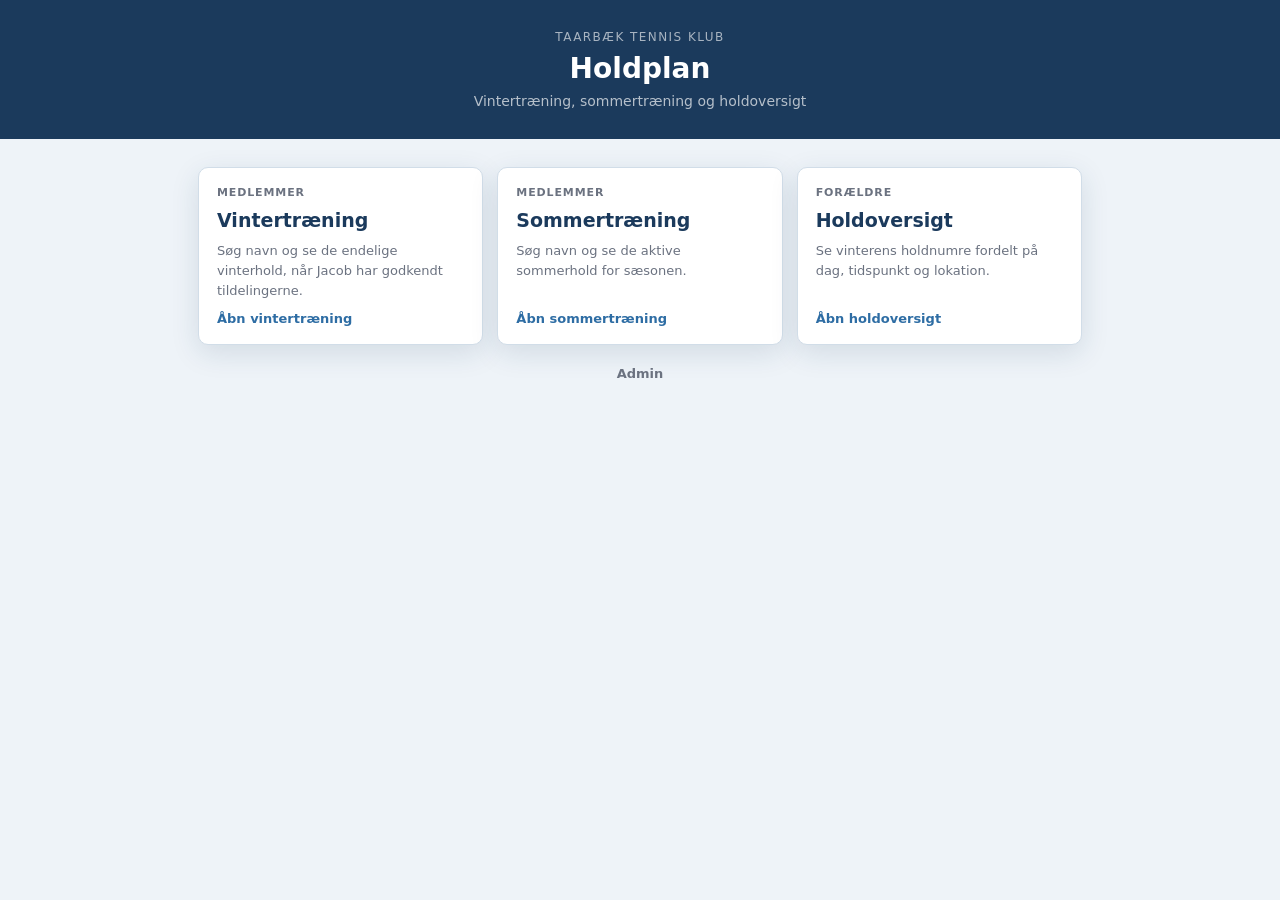
<file: index.html>
<!DOCTYPE html>
<html lang="da">
<head>
<meta charset="UTF-8">
<meta name="viewport" content="width=device-width, initial-scale=1.0">
<link rel="icon" href="/favicon.png" type="image/png">
<link rel="apple-touch-icon" href="/apple-touch-icon.png">
<title>Taarbæk Tennis Klub - Holdplan</title>
<style>
:root{--navy:#1B3A5C;--blue:#2E6DA4;--surface:#eef3f8;--text:#1a1a2e;--muted:#6b7280;--border:#d1dde8;--white:#fff;--shadow:0 8px 28px rgba(27,58,92,.13)}
*{box-sizing:border-box;margin:0;padding:0}
body{font-family:-apple-system,BlinkMacSystemFont,"Segoe UI",system-ui,sans-serif;background:var(--surface);color:var(--text);min-height:100vh}
.top{background:var(--navy);color:#fff;padding:30px 20px;text-align:center}
.club{font-size:12px;text-transform:uppercase;letter-spacing:.12em;color:rgba(255,255,255,.62);margin-bottom:8px}
h1{font-size:28px;font-weight:760;margin-bottom:8px}.sub{font-size:14px;color:rgba(255,255,255,.68)}
.wrap{max-width:920px;margin:0 auto;padding:28px 18px 40px}
.grid{display:grid;grid-template-columns:repeat(3,minmax(0,1fr));gap:14px}
.card{background:#fff;border:1px solid var(--border);border-radius:10px;box-shadow:var(--shadow);padding:18px;text-decoration:none;color:inherit;display:flex;flex-direction:column;gap:10px;min-height:170px}
.card:hover{border-color:var(--blue)}
.label{font-size:11px;font-weight:900;text-transform:uppercase;letter-spacing:.08em;color:var(--muted)}
.title{font-size:19px;font-weight:850;color:var(--navy)}
.text{font-size:13px;line-height:1.55;color:var(--muted);flex:1}
.action{font-size:13px;font-weight:900;color:var(--blue)}
.admin-link{text-align:center;margin-top:18px}.admin-link a{font-size:13px;font-weight:850;color:var(--muted);text-decoration:none}.admin-link a:hover{color:var(--blue)}
@media(max-width:760px){.grid{grid-template-columns:1fr}h1{font-size:24px}}
</style>
</head>
<body>
<header class="top">
  <div class="club">Taarbæk Tennis Klub</div>
  <h1>Holdplan</h1>
  <div class="sub">Vintertræning, sommertræning og holdoversigt</div>
</header>
<main class="wrap">
  <section class="grid" aria-label="Vælg indgang">
    <a class="card" href="/winter">
      <div class="label">Medlemmer</div>
      <div class="title">Vintertræning</div>
      <div class="text">Søg navn og se de endelige vinterhold, når Jacob har godkendt tildelingerne.</div>
      <div class="action">Åbn vintertræning</div>
    </a>
    <a class="card" href="/summer">
      <div class="label">Medlemmer</div>
      <div class="title">Sommertræning</div>
      <div class="text">Søg navn og se de aktive sommerhold for sæsonen.</div>
      <div class="action">Åbn sommertræning</div>
    </a>
    <a class="card" href="/winter-schedule">
      <div class="label">Forældre</div>
      <div class="title">Holdoversigt</div>
      <div class="text">Se vinterens holdnumre fordelt på dag, tidspunkt og lokation.</div>
      <div class="action">Åbn holdoversigt</div>
    </a>
  </section>
  <p class="admin-link"><a href="/admin">Admin</a></p>
</main>
</body>
</html>
</file>
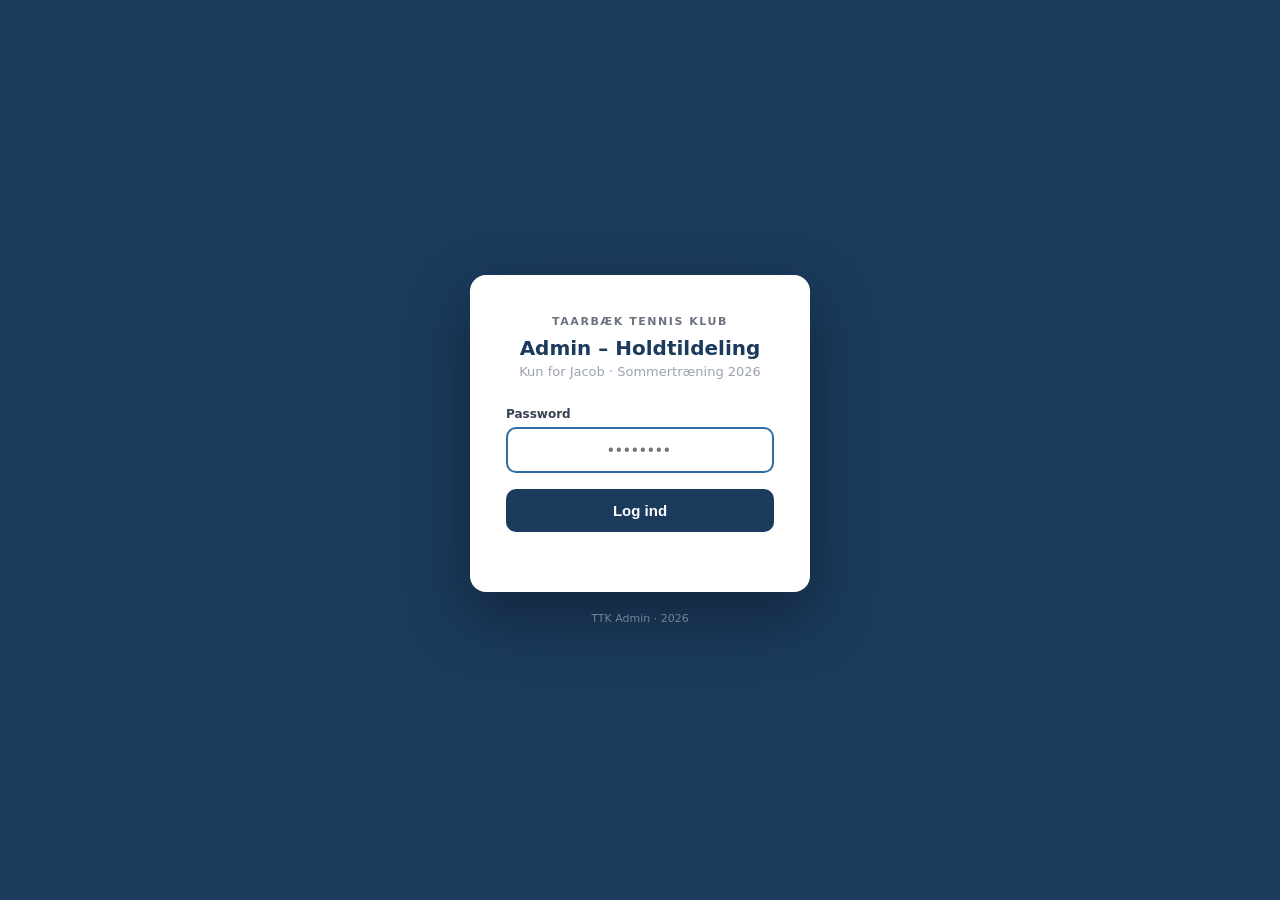
<file: Admin.html>
<!DOCTYPE html>
<html lang="da">
<head>
<meta charset="UTF-8">
<meta name="viewport" content="width=device-width, initial-scale=1.0">
<title>TTK Admin – Holdtildeling 2026</title>
<style>
:root {
  --navy:#1B3A5C; --blue:#2E6DA4; --green:#16a34a; --amber:#d97706; --red:#C0392B;
  --u8-bg:#D6EFFF; --u8-fg:#0A4A7A;
  --u10-bg:#D5F0E8; --u10-fg:#0A4A2A;
  --u12-bg:#FFF3D6; --u12-fg:#7A4A0A;
  --u14-bg:#F0D6FF; --u14-fg:#4A0A7A;
  --open-bg:#F0F0F0; --open-fg:#444;
  --text:#1a1a2e; --muted:#6b7280; --border:#d1dde8;
  --surface:#f4f7fa; --white:#fff;
  --radius:10px; --shadow:0 2px 10px rgba(27,58,92,.10);
}
*{box-sizing:border-box;margin:0;padding:0}
html,body{height:100%;overflow:hidden}
body{font-family:-apple-system,BlinkMacSystemFont,'Segoe UI',system-ui,sans-serif;background:var(--surface);color:var(--text)}
#app-content{height:100vh;min-height:0;display:none;flex-direction:column;overflow:hidden}
.hdr{background:var(--navy);padding:18px 24px;display:flex;align-items:center;gap:16px;flex-wrap:wrap}
.hdr h1{color:#fff;font-size:18px;font-weight:600;flex:1}
.hdr-sub{color:rgba(255,255,255,.5);font-size:11px;margin-top:2px}
.progress-wrap{display:flex;flex-direction:column;align-items:flex-end;gap:4px}
.progress-bar-outer{width:180px;height:6px;background:rgba(255,255,255,.15);border-radius:3px;overflow:hidden}
.progress-bar-inner{height:100%;background:#4ade80;border-radius:3px;transition:width .3s}
.progress-text{color:rgba(255,255,255,.7);font-size:11px;font-weight:600}
.export-btn{background:#4ade80;color:#052e16;border:none;padding:10px 20px;border-radius:8px;font-size:13px;font-weight:700;cursor:pointer;transition:all .15s;white-space:nowrap}
.export-btn:hover{background:#22c55e}
.export-btn:disabled{background:rgba(255,255,255,.15);color:rgba(255,255,255,.4);cursor:not-allowed}
.save-status{font-size:12px;font-weight:600;padding:8px 16px;border-radius:8px;background:rgba(255,255,255,.1);color:rgba(255,255,255,.6);white-space:nowrap;transition:all .3s}
.save-status.saving{background:rgba(251,191,36,.2);color:#fbbf24}
.save-status.saved{background:rgba(74,222,128,.2);color:#4ade80}
.save-status.error{background:rgba(248,113,113,.2);color:#f87171}
.warn-bar{background:#fef3c7;border-bottom:2px solid #f59e0b;padding:8px 24px;font-size:12px;color:#92400e;display:flex;align-items:center;gap:8px}
.layout{display:grid;grid-template-columns:240px minmax(340px,1fr) 460px;gap:0;flex:1;min-height:0;overflow:hidden}
.sidebar{background:var(--white);border-right:1px solid var(--border);overflow-y:auto;display:flex;flex-direction:column;min-width:0}
.sidebar-search{padding:12px;border-bottom:1px solid var(--border);position:sticky;top:0;background:var(--white);z-index:2}
.sidebar-search input{width:100%;padding:8px 12px;border:1px solid var(--border);border-radius:8px;font-size:13px;outline:none;background:var(--surface)}
.sidebar-search input:focus{border-color:var(--blue)}
.filter-row{display:flex;gap:4px;margin-top:8px}
.filter-chip{flex:1;text-align:center;padding:4px 6px;border:1px solid var(--border);border-radius:6px;font-size:10px;font-weight:600;cursor:pointer;color:var(--muted);transition:all .12s}
.filter-chip.active{background:var(--navy);color:#fff;border-color:var(--navy)}
.player-item{padding:10px 14px;cursor:pointer;border-bottom:1px solid #f0f4f8;display:flex;align-items:center;gap:10px;transition:background .1s}
.player-item:hover{background:#f0f7ff}
.player-item.active{background:#dbeafe;border-left:3px solid var(--blue)}
.player-item.assigned{opacity:.7}
.pi-avatar{width:30px;height:30px;border-radius:50%;background:var(--blue);color:#fff;display:flex;align-items:center;justify-content:center;font-size:10px;font-weight:700;flex-shrink:0}
.pi-avatar.done{background:var(--green)}
.pi-avatar.unplaced{background:var(--red)}
.pi-name{font-size:12px;font-weight:650;flex:1;line-height:1.25;white-space:nowrap;overflow:hidden;text-overflow:ellipsis}
.pi-badge{font-size:9px;font-weight:700;padding:2px 6px;border-radius:8px;white-space:nowrap}
.pi-badge.assigned{background:#dcfce7;color:#15803d}
.pi-badge.pending{background:#fef3c7;color:#92400e}
.pi-badge.unplaced{background:#fee2e2;color:#b91c1c}
.main{overflow-y:auto;padding:16px;min-width:0}
.empty-state{display:flex;flex-direction:column;align-items:center;justify-content:center;height:100%;gap:12px;color:var(--muted)}
.empty-state .icon{font-size:48px;opacity:.3}
.empty-state p{font-size:14px;text-align:center}
.detail-header{background:var(--navy);border-radius:var(--radius);padding:18px 20px;display:flex;align-items:center;gap:14px;margin-bottom:16px;min-width:0}
.dh-avatar{width:44px;height:44px;border-radius:50%;background:rgba(255,255,255,.15);display:flex;align-items:center;justify-content:center;font-size:16px;font-weight:700;color:#fff;border:2px solid rgba(255,255,255,.25);flex-shrink:0}
.dh-name{color:#fff;font-size:17px;font-weight:600}
.dh-meta{color:rgba(255,255,255,.55);font-size:12px;margin-top:2px}
.dh-status{margin-left:auto;text-align:right}
.dh-assigned-label{font-size:10px;color:rgba(255,255,255,.5);margin-bottom:4px}
.dh-assigned-val{font-size:13px;font-weight:700;color:#4ade80}
.dh-assigned-val.none{color:rgba(255,255,255,.35);font-weight:400;font-style:italic}
.section-title{font-size:11px;font-weight:700;color:var(--muted);text-transform:uppercase;letter-spacing:.08em;margin-bottom:10px}
.holds-grid{display:flex;flex-direction:column;gap:8px;margin-bottom:20px}
.hold-option{border:2px solid var(--border);border-radius:var(--radius);background:var(--white);cursor:pointer;transition:all .15s;overflow:hidden;display:flex;align-items:stretch}
.hold-option:hover{border-color:var(--blue);box-shadow:var(--shadow)}
.hold-option.selected{border-color:var(--green);box-shadow:0 0 0 3px rgba(22,163,74,.15)}
.hold-option.full{opacity:.5;pointer-events:none}
.hold-opt-color{width:6px;flex-shrink:0}
.hold-opt-num{width:72px;display:flex;flex-direction:column;align-items:center;justify-content:center;padding:10px 8px;border-right:1px solid rgba(0,0,0,.07);font-weight:800;font-size:28px;line-height:1}
.hold-opt-num span{font-size:9px;font-weight:600;opacity:.6;text-transform:uppercase;letter-spacing:.05em;margin-bottom:2px}
.hold-opt-body{flex:1;padding:10px 14px;display:flex;align-items:center;gap:12px}
.hold-opt-daytime{flex:1}
.hold-opt-day{font-size:14px;font-weight:700;color:var(--navy)}
.hold-opt-time{font-size:13px;font-weight:600;color:var(--blue);margin-top:1px}
.hold-opt-ag{font-size:9px;font-weight:700;padding:2px 7px;border-radius:10px;white-space:nowrap}
.hold-opt-count{font-size:10px;color:var(--muted);text-align:right;white-space:nowrap}
.hold-opt-count strong{display:block;font-size:13px;color:var(--text)}
.selected-tick{width:24px;height:24px;border-radius:50%;background:var(--green);color:#fff;display:none;align-items:center;justify-content:center;font-size:14px;flex-shrink:0}
.hold-option.selected .selected-tick{display:flex}
.ag-u8  .hold-opt-color{background:var(--u8-fg)}  .ag-u8  .hold-opt-num{background:var(--u8-bg);color:var(--u8-fg)}   .ag-u8  .hold-opt-ag{background:var(--u8-bg);color:var(--u8-fg)}
.ag-u10 .hold-opt-color{background:var(--u10-fg)} .ag-u10 .hold-opt-num{background:var(--u10-bg);color:var(--u10-fg)} .ag-u10 .hold-opt-ag{background:var(--u10-bg);color:var(--u10-fg)}
.ag-u12 .hold-opt-color{background:var(--u12-fg)} .ag-u12 .hold-opt-num{background:var(--u12-bg);color:var(--u12-fg)} .ag-u12 .hold-opt-ag{background:var(--u12-bg);color:var(--u12-fg)}
.ag-u14 .hold-opt-color{background:var(--u14-fg)} .ag-u14 .hold-opt-num{background:var(--u14-bg);color:var(--u14-fg)} .ag-u14 .hold-opt-ag{background:var(--u14-bg);color:var(--u14-fg)}
.ag-open .hold-opt-color{background:#888} .ag-open .hold-opt-num{background:var(--open-bg);color:var(--open-fg)} .ag-open .hold-opt-ag{background:var(--open-bg);color:var(--open-fg)}
.custom-hold{background:var(--white);border:1px solid var(--border);border-radius:var(--radius);padding:14px 16px;margin-bottom:20px}
.custom-hold label{font-size:12px;font-weight:600;color:var(--muted);display:block;margin-bottom:8px}
.custom-hold-row{display:flex;gap:8px;align-items:center}
.custom-hold input[type=number]{width:90px;padding:8px 12px;border:1px solid var(--border);border-radius:8px;font-size:16px;font-weight:700;text-align:center;outline:none;color:var(--navy)}
.custom-hold input:focus{border-color:var(--blue)}
.custom-hold-btn{padding:8px 14px;background:var(--navy);color:#fff;border:none;border-radius:8px;font-size:12px;font-weight:600;cursor:pointer}
.custom-hold-btn:hover{background:var(--blue)}
.unplaced-note{background:#fff5f5;border:1.5px solid #fca5a5;border-left:5px solid var(--red);border-radius:var(--radius);padding:14px 16px;margin-bottom:16px}
.unplaced-note .un-title{font-size:13px;font-weight:700;color:var(--red);margin-bottom:4px}
.unplaced-note .un-body{font-size:12px;color:#7f1d1d;line-height:1.6}
.nav-row{display:flex;gap:8px;margin-top:8px}
.nav-btn{flex:1;padding:10px;border:1px solid var(--border);border-radius:8px;background:var(--white);font-size:13px;font-weight:500;cursor:pointer;color:var(--text);transition:all .12s}
.nav-btn:hover{background:#f0f7ff;border-color:var(--blue)}
.nav-btn.primary{background:var(--navy);color:#fff;border-color:var(--navy)}
.nav-btn.primary:hover{background:var(--blue)}
.upload-bar{background:#fff;border-bottom:1px solid var(--border);padding:10px 24px;display:flex;align-items:center;gap:10px;flex-wrap:wrap}
.admin-toolbar{background:#fff;border-bottom:1px solid var(--border);padding:10px 24px;display:flex;align-items:center;gap:8px;flex-wrap:wrap}
.toolbar-btn{padding:9px 14px;border:1px solid var(--border);border-radius:8px;background:#fff;color:var(--navy);font-size:12px;font-weight:800;cursor:pointer}
.toolbar-btn:hover{background:#f0f7ff;border-color:var(--blue)}
.toolbar-btn.primary{background:var(--navy);border-color:var(--navy);color:#fff}
.toolbar-btn.has-alert{border-color:#f59e0b;color:#92400e;background:#fffbeb}
.action-panel{display:none;background:#fff;border-bottom:1px solid var(--border);padding:12px 24px}
.action-panel.open{display:block}
.action-panel-head{display:flex;justify-content:space-between;align-items:center;gap:12px;margin-bottom:10px}
.action-panel-title{font-size:13px;font-weight:900;color:var(--navy)}
.action-panel-note{font-size:12px;color:var(--muted);font-weight:600}
.action-close{background:var(--surface);border:1px solid var(--border);border-radius:7px;color:var(--navy);font-size:11px;font-weight:800;padding:5px 9px;cursor:pointer}
.manual-player-form{display:grid;grid-template-columns:minmax(190px,1.4fr) 90px 110px 130px minmax(180px,1fr) auto;gap:8px;align-items:end;width:100%}
.manual-field label{display:block;font-size:10px;font-weight:800;color:var(--muted);text-transform:uppercase;letter-spacing:.06em;margin-bottom:4px}
.manual-field input,.manual-field select{width:100%;padding:9px 10px;border:1px solid var(--border);border-radius:8px;background:#fff;color:var(--text);font-size:13px;outline:none}
.manual-field input:focus,.manual-field select:focus{border-color:var(--blue)}
.layout.dashboard-mode{grid-template-columns:240px minmax(0,1fr)}
.layout.dashboard-mode .schedule-panel{display:none}
.layout.dashboard-mode .main{padding:18px 24px}
.dashboard{max-width:1040px;margin:0 auto}
.dashboard-head{display:flex;align-items:flex-end;justify-content:space-between;gap:18px;margin-bottom:16px;flex-wrap:wrap}
.dashboard-title{font-size:22px;font-weight:900;color:var(--navy)}
.dashboard-sub{font-size:12px;color:var(--muted);margin-top:3px}
.dashboard-grid{display:grid;grid-template-columns:repeat(4,1fr);gap:12px;margin-bottom:16px}
.dash-card{background:#fff;border:1px solid var(--border);border-radius:10px;padding:15px 16px;box-shadow:var(--shadow)}
.inline-schedule-panel{display:none}
.dash-label{font-size:10px;font-weight:900;color:var(--muted);text-transform:uppercase;letter-spacing:.08em;margin-bottom:8px}
.dash-value{font-size:28px;font-weight:900;color:var(--navy);line-height:1}
.dash-note{font-size:12px;color:var(--muted);margin-top:7px}
.dashboard-panels{display:grid;grid-template-columns:1fr 1fr;gap:14px}
.dash-panel{background:#fff;border:1px solid var(--border);border-radius:10px;overflow:hidden;box-shadow:var(--shadow)}
.dash-panel-head{padding:13px 15px;background:var(--navy);color:#fff;display:flex;align-items:center;justify-content:space-between;gap:10px}
.dash-panel-title{font-size:13px;font-weight:900}
.dash-panel-body{padding:10px 14px}
.dash-list{display:flex;flex-direction:column;gap:8px}
.dash-list-item{display:flex;align-items:center;justify-content:space-between;gap:12px;padding:9px 0;border-top:1px solid #eef2f6;cursor:pointer}
.dash-list-item:first-child{border-top:none}
.dash-list-item:hover .dash-list-name{color:var(--blue)}
.dash-list-name{font-size:13px;font-weight:800;color:var(--navy)}
.dash-list-meta{font-size:11px;color:var(--muted);margin-top:2px}
.dash-chip{font-size:10px;font-weight:900;border-radius:999px;padding:4px 8px;background:#eef5fc;color:var(--navy);white-space:nowrap}
.dash-chip.warn{background:#fef3c7;color:#92400e}
.dash-chip.bad{background:#fee2e2;color:#b91c1c}
.dash-empty{font-size:12px;color:var(--muted);padding:8px 0}
.extra-hold-bar{padding:8px 24px}
.extra-hold-panel{width:100%}
.extra-hold-panel summary{list-style:none;display:flex;align-items:center;gap:10px;cursor:pointer;color:var(--navy);font-size:12px;font-weight:700}
.extra-hold-panel summary::-webkit-details-marker{display:none}
.extra-hold-panel summary::after{content:'Vis';margin-left:auto;background:var(--surface);border:1px solid var(--border);border-radius:7px;padding:4px 10px;color:var(--navy);font-size:11px;font-weight:700}
.extra-hold-panel[open] summary::after{content:'Skjul'}
.extra-hold-buttons{display:flex;gap:8px;flex-wrap:wrap;margin-top:8px}
.swap-requests{display:flex;flex-direction:column;gap:8px;margin-top:8px}
.swap-request{background:var(--surface);border:1px solid var(--border);border-radius:8px;padding:10px;display:flex;align-items:center;gap:12px;flex-wrap:wrap}
.swap-request-main{flex:1;min-width:220px}
.swap-request-name{font-size:13px;font-weight:800;color:var(--navy)}
.swap-request-meta{font-size:12px;color:var(--muted);margin-top:2px}
.swap-request-actions{display:flex;gap:8px;margin-left:auto}
.swap-empty{font-size:12px;color:var(--muted);padding:8px 0}
.schedule-panel{background:#fff;border-left:1px solid var(--border);overflow-y:auto;min-height:0;min-width:0;padding:12px;padding-bottom:48px;-webkit-overflow-scrolling:touch;overscroll-behavior:contain}
.admin-schedule{max-width:none;margin:0}
.admin-schedule-head{display:flex;align-items:flex-end;gap:16px;margin-bottom:10px;flex-wrap:wrap}
.admin-schedule-title{font-size:15px;font-weight:850;color:var(--navy)}
.admin-schedule-sub{font-size:12px;color:var(--muted);margin-top:3px}
.admin-day-tabs{display:flex;background:var(--navy);border-radius:8px 8px 0 0;overflow:hidden}
.admin-day-tab{flex:1;background:none;border:none;color:rgba(255,255,255,.55);font-size:13px;font-weight:700;padding:12px 6px;cursor:pointer;position:relative}
.admin-day-tab.active{color:#fff;background:rgba(255,255,255,.08)}
.admin-day-tab.active::after{content:'';position:absolute;left:18%;right:18%;bottom:0;height:3px;background:#4ade80;border-radius:2px 2px 0 0}
.admin-schedule-card{background:#fff;border:1px solid var(--border);border-radius:8px;overflow:hidden;box-shadow:var(--shadow)}
.admin-schedule-body{padding:12px;display:flex;flex-direction:column;gap:8px}
.admin-time-row{display:flex;align-items:stretch;gap:8px}
.admin-time-label{width:62px;display:flex;flex-direction:column;justify-content:center;align-items:flex-end;gap:1px;color:var(--muted);font-size:10px;font-weight:700;line-height:1.25;flex-shrink:0}
.admin-holds-row{display:flex;gap:8px;flex:1}
.admin-hold-cell{flex:1;border:2px solid transparent;border-radius:8px;min-height:82px;padding:8px 6px;display:flex;flex-direction:column;align-items:center;justify-content:center;gap:2px;cursor:pointer;text-align:center;transition:transform .1s,box-shadow .15s,border-color .15s}
.admin-hold-cell:hover{transform:translateY(-1px);box-shadow:var(--shadow)}
.admin-hold-cell.active{border-color:var(--navy);box-shadow:0 0 0 3px rgba(27,58,92,.12)}
.admin-hold-label{font-size:8px;font-weight:700;text-transform:uppercase;letter-spacing:.06em;opacity:.55}
.admin-hold-num{font-size:26px;font-weight:900;line-height:1}
.admin-hold-count{font-size:10px;font-weight:800;opacity:.7}
.admin-hold-ag{font-size:8px;font-weight:800;padding:2px 6px;border-radius:9px;margin-top:2px}
.admin-hold-cell.ag-u8{background:var(--u8-bg);color:var(--u8-fg)}.admin-hold-cell.ag-u8 .admin-hold-ag{background:var(--u8-fg);color:var(--u8-bg)}
.admin-hold-cell.ag-u10{background:var(--u10-bg);color:var(--u10-fg)}.admin-hold-cell.ag-u10 .admin-hold-ag{background:var(--u10-fg);color:var(--u10-bg)}
.admin-hold-cell.ag-u12{background:var(--u12-bg);color:var(--u12-fg)}.admin-hold-cell.ag-u12 .admin-hold-ag{background:var(--u12-fg);color:var(--u12-bg)}
.admin-hold-cell.ag-u14{background:var(--u14-bg);color:var(--u14-fg)}.admin-hold-cell.ag-u14 .admin-hold-ag{background:var(--u14-fg);color:var(--u14-bg)}
.admin-hold-cell.ag-open{background:var(--open-bg);color:var(--open-fg)}.admin-hold-cell.ag-open .admin-hold-ag{background:#888;color:#fff}
.admin-roster{margin-top:14px;margin-bottom:calc(24px + env(safe-area-inset-bottom));background:#fff;border:1px solid var(--border);border-radius:8px;overflow:hidden}
.admin-roster-head{padding:12px 14px;background:var(--navy);color:#fff;display:flex;align-items:center;justify-content:space-between;gap:10px}
.admin-roster-title{font-size:14px;font-weight:800}
.admin-roster-meta{font-size:12px;color:rgba(255,255,255,.65)}
.admin-roster-list{display:grid;grid-template-columns:1fr;gap:0;border-top:1px solid var(--border)}
.admin-roster-player{padding:10px 12px;border-bottom:1px solid #eef2f6;display:flex;align-items:center;gap:9px;cursor:pointer}
.admin-roster-player:hover{background:#f0f7ff}
.admin-roster-avatar{width:28px;height:28px;border-radius:50%;background:var(--blue);color:#fff;display:flex;align-items:center;justify-content:center;font-size:10px;font-weight:800;flex-shrink:0}
.admin-roster-name{font-size:12px;font-weight:700;color:var(--text)}
.admin-roster-detail{font-size:10px;color:var(--muted);margin-top:1px}
.admin-roster-empty{padding:14px;color:var(--muted);font-size:12px}
.upload-status{font-size:12px;color:var(--muted)}
@media(max-width:1180px){
  .layout{grid-template-columns:220px minmax(300px,1fr) 390px}
  .dashboard-grid{grid-template-columns:repeat(2,1fr)}
  .player-item{padding:9px 10px}
  .pi-avatar{width:28px;height:28px}
  .main{padding:12px}
  .schedule-panel{padding:10px}
}
@media(max-width:980px){
  .layout{grid-template-columns:205px minmax(280px,1fr) 360px}
  .detail-header{align-items:flex-start;flex-wrap:wrap}
  .detail-header > div:nth-child(2){min-width:0;flex:1}
  .dh-status{width:100%;margin-left:0;text-align:left;border-top:1px solid rgba(255,255,255,.14);padding-top:10px}
  .dh-assigned-val{line-height:1.35}
  .filter-chip{font-size:9px;padding:4px 3px}
  .admin-time-label{width:46px}
  .admin-hold-cell{min-height:72px;padding:6px 3px}
  .admin-hold-num{font-size:22px}
  .admin-hold-ag{font-size:7px;padding:2px 5px}
}
@media(max-width:860px){
  html,body{height:auto;overflow:auto}
  #app-content{height:auto;min-height:100vh;overflow:visible}
  .layout{grid-template-columns:210px minmax(0,1fr);height:auto;min-height:0;overflow:visible}
  .layout.dashboard-mode{grid-template-columns:210px minmax(0,1fr)}
  .sidebar{max-height:none;overflow-y:visible}
  .main{overflow:visible}
  .main{min-height:420px}
  .schedule-panel{grid-column:2;border-left:1px solid var(--border);border-top:1px solid var(--border);max-height:none;overflow:visible}
  .layout.player-mode > .schedule-panel{display:none}
  .inline-schedule-panel{display:block;margin-bottom:16px}
  .inline-schedule-panel .admin-schedule{margin:0}
  .pi-avatar{width:24px;height:24px;font-size:9px}
  .pi-name{font-size:11px}
  .admin-time-label{width:46px}
  .admin-holds-row{gap:6px}
  .admin-hold-cell{min-height:70px;padding:6px 4px}
  .admin-hold-num{font-size:21px}
  .admin-roster-player{padding:8px}
}
@media(max-width:640px){
  html,body{height:auto;overflow:auto}
  #app-content{height:auto;min-height:100vh;overflow:visible}
  .layout{grid-template-columns:1fr;height:auto;overflow:visible}
  .layout.dashboard-mode{grid-template-columns:1fr;height:auto}
  .schedule-panel{border-left:none;border-top:1px solid var(--border)}
}
@media(max-width:800px){
  .hdr{padding:14px 16px}
  .warn-bar{padding:7px 16px}
  .upload-bar{padding:8px 16px}
  .extra-hold-bar{padding:6px 16px}
  .extra-hold-buttons{flex-wrap:nowrap;overflow-x:auto;-webkit-overflow-scrolling:touch;padding-bottom:4px}
  .extra-hold-buttons .custom-hold-btn{flex:0 0 auto;white-space:nowrap}
  .admin-schedule{max-width:none}
  .admin-schedule-body{padding:10px}
  .admin-time-label{width:52px}
  .admin-holds-row{gap:6px}
  .admin-hold-cell{min-height:76px;padding:7px 4px}
}
@media(max-width:600px){
  .sidebar{max-height:220px}
  .dashboard-grid,.dashboard-panels{grid-template-columns:1fr}
  .manual-player-form{grid-template-columns:1fr}
}
#pw-screen{position:fixed;inset:0;z-index:9999;background:#1B3A5C;display:flex;align-items:center;justify-content:center;flex-direction:column;gap:0}
.pw-card{background:#fff;border-radius:16px;padding:40px 36px 32px;width:340px;max-width:90vw;box-shadow:0 24px 60px rgba(0,0,0,.35);text-align:center}
.pw-logo{font-size:11px;font-weight:700;letter-spacing:.14em;text-transform:uppercase;color:#6b7280;margin-bottom:8px}
.pw-title{font-size:20px;font-weight:700;color:#1B3A5C;margin-bottom:4px}
.pw-sub{font-size:13px;color:#9ca3af;margin-bottom:28px}
.pw-label{display:block;font-size:12px;font-weight:600;color:#374151;text-align:left;margin-bottom:6px}
.pw-input{width:100%;padding:12px 16px;font-size:16px;letter-spacing:.15em;border:2px solid #e5e7eb;border-radius:10px;outline:none;text-align:center;color:#1B3A5C;transition:border-color .15s;margin-bottom:16px}
.pw-input:focus{border-color:#2E6DA4}
.pw-input.shake{animation:shake .35s ease;border-color:#ef4444}
.pw-btn{width:100%;padding:13px;background:#1B3A5C;color:#fff;border:none;border-radius:10px;font-size:15px;font-weight:700;cursor:pointer;transition:background .15s}
.pw-btn:hover{background:#2E6DA4}
.pw-error{font-size:12px;color:#ef4444;margin-top:10px;min-height:18px}
.pw-footer{font-size:11px;color:rgba(255,255,255,.4);margin-top:20px}
@keyframes shake{0%,100%{transform:translateX(0)}20%{transform:translateX(-8px)}40%{transform:translateX(8px)}60%{transform:translateX(-6px)}80%{transform:translateX(6px)}}
</style>
</head>
<body>

<div id="pw-screen">
  <div class="pw-card">
    <div class="pw-logo">Taarbæk Tennis Klub</div>
    <div class="pw-title">Admin – Holdtildeling</div>
    <div class="pw-sub">Kun for Jacob · Sommertræning 2026</div>
    <label class="pw-label" for="pw-field">Password</label>
    <input type="password" id="pw-field" class="pw-input" placeholder="••••••••"
      onkeydown="if(event.key==='Enter') checkPw()" autocomplete="current-password">
    <button class="pw-btn" onclick="checkPw()">Log ind</button>
    <div class="pw-error" id="pw-error"></div>
  </div>
  <div class="pw-footer">TTK Admin · 2026</div>
</div>

<div id="app-content" style="display:none">

<div class="hdr">
  <div>
    <h1>TTK Holdtildeling – Jacob's Adminværktøj</h1>
    <div class="hdr-sub">Sommertræning 2026 · Klik en spiller → vælg hold → gemmes automatisk i Google Sheets</div>
  </div>
  <div class="progress-wrap">
    <div class="progress-text" id="prog-text">0 / 0 færdige</div>
    <div class="progress-bar-outer"><div class="progress-bar-inner" id="prog-bar" style="width:0%"></div></div>
  </div>
  <div class="save-status" id="save-status">Forbinder til Google Sheets…</div>
  <button class="export-btn" onclick="exportList()" style="margin-left:8px">↓ Eksporter liste</button>
</div>

<div class="warn-bar">⚠ Jacob's adminværktøj · Tildelinger gemmes automatisk i Google Sheets · Flere hold pr. medlem er nu understøttet</div>

<div class="admin-toolbar">
  <button class="toolbar-btn primary" id="dashboard-btn" onclick="renderDashboard()">Dashboard</button>
  <button class="toolbar-btn" id="workview-btn" onclick="showScheduleDashboard()">Skemavisning</button>
  <button class="toolbar-btn" onclick="openActionPanel('manual-player-panel')">Tilføj spiller</button>
  <button class="toolbar-btn" onclick="openActionPanel('extra-hold-panel')">Ekstra hold <span id="extra-hold-status" class="upload-status"></span></button>
  <button class="toolbar-btn" id="swap-toolbar-btn" onclick="openActionPanel('swap-panel')">Holdbytte <span id="swap-request-status" class="upload-status"></span></button>
  <button class="toolbar-btn" onclick="openActionPanel('csv-panel')">Upload CSV</button>
</div>

<div class="action-panel" id="manual-player-panel">
  <div class="action-panel-head">
    <div>
      <div class="action-panel-title">Tilføj spiller manuelt</div>
      <div class="action-panel-note">Bruges når en spiller ikke kommer fra CSV-import</div>
    </div>
    <button class="action-close" onclick="closeActionPanels()">Luk</button>
  </div>
  <div class="manual-player-form">
    <div class="manual-field">
      <label for="manual-name">Navn</label>
      <input type="text" id="manual-name" placeholder="Spillerens fulde navn">
    </div>
    <div class="manual-field">
      <label for="manual-age">Alder</label>
      <input type="number" id="manual-age" min="4" max="25" placeholder="fx 11">
    </div>
    <div class="manual-field">
      <label for="manual-hours">Timer/uge</label>
      <select id="manual-hours">
        <option value="1">1 time</option>
        <option value="2">2 timer</option>
        <option value="3">3 timer</option>
      </select>
    </div>
    <div class="manual-field">
      <label for="manual-level">Niveau</label>
      <select id="manual-level">
        <option value="">Vælg niveau</option>
        <option value="Begynder">Begynder</option>
        <option value="Let øvet">Let øvet</option>
        <option value="Øvet">Øvet</option>
        <option value="Meget øvet">Meget øvet</option>
        <option value="Elite">Elite</option>
      </select>
    </div>
    <div class="manual-field">
      <label for="manual-note">Note</label>
      <input type="text" id="manual-note" placeholder="Valgfri note">
    </div>
    <button class="custom-hold-btn" onclick="addManualPlayer()">Tilføj spiller</button>
  </div>
</div>

<div class="action-panel" id="extra-hold-panel">
  <div class="action-panel-head">
    <div>
      <div class="action-panel-title">Ekstra hold</div>
      <div class="action-panel-note">Aktivér eller deaktivér ekstra hold ved behov</div>
    </div>
    <button class="action-close" onclick="closeActionPanels()">Luk</button>
  </div>
  <div id="extra-hold-buttons" class="extra-hold-buttons"></div>
</div>

<div class="action-panel" id="swap-panel">
  <div class="action-panel-head">
    <div>
      <div class="action-panel-title">Holdbytte</div>
      <div class="action-panel-note">Gennemgå afventende bytteanmodninger</div>
    </div>
    <button class="action-close" onclick="closeActionPanels()">Luk</button>
  </div>
  <div id="swap-request-list" class="swap-requests"></div>
</div>

<div class="action-panel" id="csv-panel">
  <div class="action-panel-head">
    <div>
      <div class="action-panel-title">Upload CSV</div>
      <div class="action-panel-note">Importer en ny CSV-fil med spillere og ønsker</div>
    </div>
    <button class="action-close" onclick="closeActionPanels()">Luk</button>
  </div>
  <input type="file" id="csv-file" accept=".csv">
  <button class="custom-hold-btn" onclick="uploadCSV()">Upload CSV</button>
  <span id="upload-status" class="upload-status"></span>
</div>

<div class="layout">
  <div class="sidebar">
    <div class="sidebar-search">
      <input type="text" id="sidebar-search" placeholder="Søg spiller…" oninput="filterSidebar()">
      <div class="filter-row">
  <div class="filter-chip active" onclick="setSideFilter('all',this)">Alle</div>
  <div class="filter-chip" onclick="setSideFilter('pending',this)">Mangler</div>
  <div class="filter-chip" onclick="setSideFilter('done',this)">Færdige</div>
  <div class="filter-chip" onclick="setSideFilter('mismatch',this)">Matcher ikke</div>
      </div>
    </div>
    <div id="player-list"></div>
  </div>
  <div class="main" id="main-panel"></div>
  <aside class="schedule-panel" id="schedule-panel"></aside>
</div>

</div>

<script>
// ─── KONFIGURATION ───────────────────────────────────────────────────────────
const SCRIPT_URL = 'https://script.google.com/macros/s/AKfycbwqqmTbi2CcGYpMFF8J_Aat6RxqTR6q7gkF0fe2airnbKfOcPLGrKP6l-AJbKZ1UMo/exec';
const ADMIN_PASSWORD = 'ttk2026';

// ─── HOLDDATA ────────────────────────────────────────────────────────────────
const holdInfo = {
  1:{day:"Mandag",slot:"15:00–16:00",ag:"U8/U10",cl:"ag-u8"},2:{day:"Mandag",slot:"15:00–16:00",ag:"U8/U10",cl:"ag-u8"},3:{day:"Mandag",slot:"15:00–16:00",ag:"U10/U12",cl:"ag-u10"},
  4:{day:"Mandag",slot:"16:00–17:00",ag:"U12/U14",cl:"ag-u12"},5:{day:"Mandag",slot:"16:00–17:00",ag:"U12/U14",cl:"ag-u12"},6:{day:"Mandag",slot:"16:00–17:00",ag:"U14/Ungsenior",cl:"ag-u14"},
  7:{day:"Mandag",slot:"17:00–18:00",ag:"U14/Ungsenior",cl:"ag-u14"},8:{day:"Mandag",slot:"17:00–18:00",ag:"U14/Ungsenior",cl:"ag-u14"},9:{day:"Mandag",slot:"17:00–18:00",ag:"U14/Ungsenior",cl:"ag-u14"},
  10:{day:"Tirsdag",slot:"15:00–16:00",ag:"U8/U10",cl:"ag-u8"},11:{day:"Tirsdag",slot:"15:00–16:00",ag:"U8/U10",cl:"ag-u8"},12:{day:"Tirsdag",slot:"15:00–16:00",ag:"U10/U12",cl:"ag-u10"},
  13:{day:"Tirsdag",slot:"16:00–17:00",ag:"U12/U14",cl:"ag-u12"},14:{day:"Tirsdag",slot:"16:00–17:00",ag:"U12/U14",cl:"ag-u12"},15:{day:"Tirsdag",slot:"16:00–17:00",ag:"U14/Ungsenior",cl:"ag-u14"},
  16:{day:"Tirsdag",slot:"17:00–18:00",ag:"U14/Ungsenior",cl:"ag-u14"},17:{day:"Tirsdag",slot:"17:00–18:00",ag:"U14/Ungsenior",cl:"ag-u14"},18:{day:"Tirsdag",slot:"17:00–18:00",ag:"U14/Ungsenior",cl:"ag-u14"},
  19:{day:"Onsdag",slot:"15:00–16:00",ag:"U8/U10",cl:"ag-u8"},20:{day:"Onsdag",slot:"15:00–16:00",ag:"U8/U10",cl:"ag-u8"},21:{day:"Onsdag",slot:"15:00–16:00",ag:"U10/U12",cl:"ag-u10"},
  22:{day:"Onsdag",slot:"16:00–17:00",ag:"U12/U14",cl:"ag-u12"},23:{day:"Onsdag",slot:"16:00–17:00",ag:"U12/U14",cl:"ag-u12"},24:{day:"Onsdag",slot:"16:00–17:00",ag:"U14/Ungsenior",cl:"ag-u14"},
  25:{day:"Onsdag",slot:"17:00–18:00",ag:"U14/Ungsenior",cl:"ag-u14"},26:{day:"Onsdag",slot:"17:00–18:00",ag:"U14/Ungsenior",cl:"ag-u14"},27:{day:"Onsdag",slot:"17:00–18:00",ag:"U14/Ungsenior",cl:"ag-u14"},
  28:{day:"Torsdag",slot:"15:00–16:00",ag:"U8/U10",cl:"ag-u8"},29:{day:"Torsdag",slot:"15:00–16:00",ag:"U8/U10",cl:"ag-u8"},30:{day:"Torsdag",slot:"15:00–16:00",ag:"U10/U12",cl:"ag-u10"},
  31:{day:"Torsdag",slot:"16:00–17:00",ag:"U12/U14",cl:"ag-u12"},32:{day:"Torsdag",slot:"16:00–17:00",ag:"U12/U14",cl:"ag-u12"},33:{day:"Torsdag",slot:"16:00–17:00",ag:"U14/Ungsenior",cl:"ag-u14"},
  34:{day:"Torsdag",slot:"17:00–18:00",ag:"U14/Ungsenior",cl:"ag-u14"},35:{day:"Torsdag",slot:"17:00–18:00",ag:"U14/Ungsenior",cl:"ag-u14"},36:{day:"Torsdag",slot:"17:00–18:00",ag:"U14/Ungsenior",cl:"ag-u14"},
  37:{day:"Fredag",slot:"15:00–16:00",ag:"Open",cl:"ag-open"},38:{day:"Fredag",slot:"15:00–16:00",ag:"Open",cl:"ag-open"},39:{day:"Fredag",slot:"15:00–16:00",ag:"Open",cl:"ag-open"},
  40:{day:"Fredag",slot:"16:00–17:00",ag:"Open",cl:"ag-open"},41:{day:"Fredag",slot:"16:00–17:00",ag:"Open",cl:"ag-open"},42:{day:"Fredag",slot:"16:00–17:00",ag:"Open",cl:"ag-open"},
};

const sched = {
  man:{slots:[{t:"15:00–16:00",h:[1,2,3]},{t:"16:00–17:00",h:[4,5,6]},{t:"17:00–18:00",h:[7,8,9]}]},
  tir:{slots:[{t:"15:00–16:00",h:[10,11,12]},{t:"16:00–17:00",h:[13,14,15]},{t:"17:00–18:00",h:[16,17,18]}]},
  ons:{slots:[{t:"15:00–16:00",h:[19,20,21]},{t:"16:00–17:00",h:[22,23,24]},{t:"17:00–18:00",h:[25,26,27]}]},
  tor:{slots:[{t:"15:00–16:00",h:[28,29,30]},{t:"16:00–17:00",h:[31,32,33]},{t:"17:00–18:00",h:[34,35,36]}]},
  fre:{slots:[{t:"15:00–16:00",h:[37,38,39]},{t:"16:00–17:00",h:[40,41,42]}]},
};

// ─── STATE ───────────────────────────────────────────────────────────────────
let players = [];
let extraHolds = [];
let extraHoldOptions = [];
let swapRequests = [];
let currentIdx = null;
let sideFilter = 'all';
let currentScheduleDay = 'man';
let selectedScheduleHold = null;

// ─── HJÆLPEFUNKTIONER ────────────────────────────────────────────────────────
function initials(n){ return (n||'').split(' ').slice(0,2).map(w=>w[0]).join('').toUpperCase(); }
function timerLabel(t){
  t = Number(t) || 1;
  return t === 1 ? '1 time/uge' : `${t} timer/uge`;
}

function normalizePlayer(raw) {
  return {
    n:  String(raw.n || raw.name || '').trim(),
    t:  Number(raw.t || raw.timer || raw.hours || 1),
    p:  Number(raw.p || raw.price || raw.pris || 0),
    h:  Array.isArray(raw.h) ? raw.h : [],
    dw: Array.isArray(raw.dw) ? raw.dw : [],
    a:  Array.isArray(raw.a) ? raw.a : [],
    u:  Boolean(raw.u || raw.unplaced || false),
    note: raw.note ? String(raw.note) : '',
    age: raw.age || '',
    birthdate: raw.birthdate ? String(raw.birthdate) : '',
    level: raw.level ? String(raw.level) : ''
  };
}

function getLocalManualPlayers() {
  try {
    return JSON.parse(localStorage.getItem('ttk_manual_players_v1') || '[]').map(normalizePlayer).filter(p => p.n);
  } catch (e) {
    return [];
  }
}

function saveLocalManualPlayers(list) {
  localStorage.setItem('ttk_manual_players_v1', JSON.stringify(list));
}

function openActionPanel(id) {
  document.querySelectorAll('.action-panel').forEach(panel => {
    panel.classList.toggle('open', panel.id === id);
  });
}

function closeActionPanels() {
  document.querySelectorAll('.action-panel').forEach(panel => panel.classList.remove('open'));
}

function focusManualPlayer() {
  openActionPanel('manual-player-panel');
  document.getElementById('manual-name')?.focus();
}

async function addManualPlayer() {
  const name = document.getElementById('manual-name')?.value.trim();
  const age = document.getElementById('manual-age')?.value.trim();
  const hours = Number(document.getElementById('manual-hours')?.value || 1);
  const level = document.getElementById('manual-level')?.value || '';
  const note = document.getElementById('manual-note')?.value.trim() || '';

  if (!name) {
    setStatus('Skriv et navn på spilleren', 'error');
    document.getElementById('manual-name')?.focus();
    return;
  }

  if (players.some(p => cleanNameKey(p.n) === cleanNameKey(name))) {
    setStatus('Spilleren findes allerede', 'error');
    return;
  }

  const player = normalizePlayer({
    n: name,
    age,
    t: hours,
    p: 0,
    level,
    note,
    h: [],
    dw: [],
    a: [],
    u: true
  });

  players.push(player);
  players.sort((a, b) => a.n.localeCompare(b.n, 'da'));
  const localPlayers = getLocalManualPlayers().filter(p => cleanNameKey(p.n) !== cleanNameKey(player.n));
  localPlayers.push(player);
  saveLocalManualPlayers(localPlayers);

  document.getElementById('manual-name').value = '';
  document.getElementById('manual-age').value = '';
  document.getElementById('manual-level').value = '';
  document.getElementById('manual-note').value = '';

  const idx = players.findIndex(p => cleanNameKey(p.n) === cleanNameKey(player.n));
  updateProgress();
  renderSidebar();
  closeActionPanels();
  selectPlayer(idx);

  try {
    const res = await fetch(SCRIPT_URL, {
      method: 'POST',
      headers: { 'Content-Type': 'text/plain;charset=utf-8' },
      body: JSON.stringify({ type: 'addPlayer', player })
    });
    const data = await res.json();
    if (!data.ok) throw new Error(data.error || 'Backend understøtter ikke manuel spiller endnu');
    setStatus('✓ Spiller tilføjet og gemt', 'saved');
  } catch (e) {
    console.warn(e);
    setStatus('Spiller tilføjet lokalt · Google Script skal opdateres for fælles gemning', 'error');
  }
}

function getWishHolds(p) {
  if (p.h && p.h.length > 0) return p.h;

  const res = [];
  (p.dw || []).forEach(key => {
    const [dk, slot] = key.split(/-(?=\d)/);
    const d = sched[dk];
    if (!d) return;
    const s = d.slots.find(s => s.t === slot);
    if (!s) return;
    s.h.forEach(h => { if (!res.includes(h)) res.push(h); });
  });
  return res;
}

function getExtraHoldsForBaseHold(baseHold) {
  const prefix = String(baseHold) + '.';

  return extraHolds
    .filter(h => String(h).startsWith(prefix))
    .sort((a, b) => Number(a) - Number(b));
}

function getHoldInfoForHold(holdNo) {
  const direct = holdInfo[holdNo];
  if (direct) return direct;

  const baseNr = Math.floor(Number(holdNo));
  return holdInfo[baseNr] || null;
}

function sameBaseHold(a, b) {
  return Math.floor(Number(a)) === Math.floor(Number(b));
}

function normalizeAssignmentHold(holdNo) {
  const n = Number(String(holdNo || '').replace(',', '.'));
  if (isNaN(n)) return '';
  return String(Math.floor(n));
}

function dayToCode(day){
  const map = {
    "Mandag": "man",
    "Tirsdag": "tir",
    "Onsdag": "ons",
    "Torsdag": "tor",
    "Fredag": "fre"
  };
  return map[day] || "";
}

function holdToWishKey(holdNo){
  const info = getHoldInfoForHold(holdNo);
  if (!info) return "";
  return dayToCode(info.day) + "-" + info.slot;
}

function assignedOutsideWishes(p){
  const assigned = Array.isArray(p.a) ? p.a : [];
  const wishes = Array.isArray(p.dw) ? p.dw : [];

  if (!assigned.length) return false;
  if (!wishes.length) return false;

  return assigned.some(holdNo => {
    const key = holdToWishKey(holdNo);
    return key && !wishes.includes(key);
  });
}

function getMismatchHolds(p){
  const assigned = Array.isArray(p.a) ? p.a : [];
  const wishes = Array.isArray(p.dw) ? p.dw : [];

  if (!assigned.length || !wishes.length) return [];

  return assigned.filter(holdNo => {
    const key = holdToWishKey(holdNo);
    return key && !wishes.includes(key);
  });
}

function formatWishKey(key){
  const parts = key.split(/-(?=\d)/);
  const dk = parts[0];
  const slot = parts[1] || "";

  const dayMap = {
    man: "Mandag",
    tir: "Tirsdag",
    ons: "Onsdag",
    tor: "Torsdag",
    fre: "Fredag"
  };

  return (dayMap[dk] || dk) + " · " + slot;
}

function holdCounts() {
  const c = {};
  for (let i = 1; i <= 42; i++) c[i] = 0;

  players.forEach(p => {
    (Array.isArray(p.a) ? p.a : []).forEach(h => {
      const key = normalizeAssignmentHold(h);
      if (!key) return;
      c[key] = (c[key] || 0) + 1;
    });
  });

  return c;
}

function setStatus(msg, cls) {
  const el = document.getElementById('save-status');
  el.textContent = msg;
  el.className = 'save-status ' + (cls || '');
}

function setUploadStatus(msg, isError=false) {
  const el = document.getElementById('upload-status');
  if (!el) return;
  el.textContent = msg;
  el.style.color = isError ? '#b91c1c' : '#6b7280';
}

function renderExtraHoldButtons() {
  const wrap = document.getElementById('extra-hold-buttons');
  const status = document.getElementById('extra-hold-status');

  if (!wrap || !status) return;

  wrap.innerHTML = '';

  if (!extraHoldOptions.length) {
    status.textContent = 'Ingen ekstrahold oprettet';
    status.style.color = '#6b7280';
    return;
  }

  extraHoldOptions
    .sort((a, b) => Number(a.hold) - Number(b.hold))
    .forEach(item => {
      const btn = document.createElement('button');
      btn.className = 'custom-hold-btn';
      btn.textContent = item.active ? `Hold ${item.hold} aktivt` : `Aktivér hold ${item.hold}`;
      btn.style.background = item.active ? '#16a34a' : '#1B3A5C';
      btn.style.color = '#fff';
      btn.onclick = () => toggleExtraHold(item.hold);

      wrap.appendChild(btn);
    });

  const activeCount = extraHoldOptions.filter(x => x.active).length;
  status.textContent = `${activeCount} ekstrahold aktive`;
  status.style.color = activeCount ? '#15803d' : '#6b7280';
}

async function toggleExtraHold(hold) {
  const holdStr = String(hold).trim();
  const isActive = extraHolds.includes(holdStr);

  setUploadStatus(isActive ? `Deaktiverer hold ${holdStr}...` : `Aktiverer hold ${holdStr}...`);

  console.log('TOGGLE PAYLOAD:', {
  type: 'toggleExtraHold',
  hold: holdStr,
  active: !isActive
});

  try {
    const url = `${SCRIPT_URL}?action=toggleExtraHold&hold=${encodeURIComponent(holdStr)}&active=${!isActive}`;
    const res = await fetch(url);
    console.log('TOGGLE URL:', url);
    console.log('TOGGLE STATUS:', res.status);

    const data = await res.json();
    console.log('TOGGLE RESPONSE:', data);

    if (!data.ok) {
      throw new Error(data.error || 'Kunne ikke opdatere ekstrahold');
    }

    if (data.active) {
     if (!extraHolds.includes(holdStr)) extraHolds.push(holdStr);
    } else {
    extraHolds = extraHolds.filter(h => h !== holdStr);
    }

const option = extraHoldOptions.find(x => x.hold === holdStr);
if (option) {
  option.active = data.active;
} else {
  extraHoldOptions.push({
    hold: holdStr,
    active: data.active
  });
}

    renderExtraHoldButtons();

    if (currentIdx !== null) {
      renderMain();
    }

    setUploadStatus(`✓ Hold ${holdStr} er ${data.active ? 'aktivt' : 'inaktivt'}`);

  } catch (err) {
    console.error(err);
    setUploadStatus('Fejl ved opdatering af ekstrahold', true);
  }
}

function getDisplayHoldNo(holdNo) { return String(Math.floor(Number(holdNo))); }
function getHoldKeysForDisplayHold(holdNo) {
  const base = getDisplayHoldNo(holdNo);
  const keys = new Set([base]);
  getExtraHoldsForBaseHold(base).forEach(h => keys.add(String(h)));
  return Array.from(keys).sort((a,b) => Number(a) - Number(b));
}
function getHoldCapacity(holdNo) { return getHoldKeysForDisplayHold(holdNo).length * 6; }
function getPlayersForDisplayHold(holdNo) {
  const base = getDisplayHoldNo(holdNo);
  return players.filter(p => (Array.isArray(p.a) ? p.a : []).some(h => getDisplayHoldNo(h) === base));
}
function setAdminScheduleDay(day) {
  currentScheduleDay = day;
  selectedScheduleHold = null;
  renderScheduleDashboard();
}
function openAdminScheduleHold(holdNo) {
  selectedScheduleHold = String(holdNo);
  renderScheduleDashboard();
}
function selectPlayerByName(name) {
  const idx = players.findIndex(p => cleanNameKey(p.n) === cleanNameKey(name));
  if (idx > -1) selectPlayer(idx);
}
function renderScheduleDashboard() {
  const panel = document.getElementById('schedule-panel');
  if (!panel) return;
  const day = sched[currentScheduleDay] || sched.man;
  const dayLabels = { man:'Man', tir:'Tir', ons:'Ons', tor:'Tor', fre:'Fre' };
  const dayNames = { man:'Mandag', tir:'Tirsdag', ons:'Onsdag', tor:'Torsdag', fre:'Fredag' };
  const tabs = Object.keys(sched).map(key => `<button class="admin-day-tab ${key===currentScheduleDay?'active':''}" onclick="setAdminScheduleDay('${key}')">${dayLabels[key]}</button>`).join('');
  const rows = day.slots.map(slot => {
    const parts = slot.t.split('–');
    const cells = slot.h.map(nr => {
      const info = getHoldInfoForHold(nr);
      if (!info) return '';
      const playersOnHold = getPlayersForDisplayHold(nr);
      const capacity = getHoldCapacity(nr);
      const active = String(selectedScheduleHold || '') === String(nr);
      return `<div class="admin-hold-cell ${info.cl} ${active?'active':''}" onclick="openAdminScheduleHold('${nr}')">
        <div class="admin-hold-label">Hold</div>
        <div class="admin-hold-num">${nr}</div>
        <div class="admin-hold-count">${playersOnHold.length}/${capacity}</div>
        <div class="admin-hold-ag">${info.ag}</div>
      </div>`;
    }).join('');
    return `<div class="admin-time-row"><div class="admin-time-label"><span>${parts[0] || ''}</span><span>${parts[1] || ''}</span></div><div class="admin-holds-row">${cells}</div></div>`;
  }).join('');
  const rosterHold = selectedScheduleHold || (day.slots[0] && day.slots[0].h[0]);
  const rosterInfo = getHoldInfoForHold(rosterHold);
  const rosterPlayers = rosterHold ? getPlayersForDisplayHold(rosterHold) : [];
  const rosterCapacity = rosterHold ? getHoldCapacity(rosterHold) : 0;
  const roster = rosterHold ? `<div class="admin-roster">
    <div class="admin-roster-head"><div><div class="admin-roster-title">Hold ${rosterHold}</div><div class="admin-roster-meta">${rosterInfo ? rosterInfo.day + ' · ' + rosterInfo.slot + ' · ' + rosterInfo.ag : ''}</div></div><div class="admin-roster-meta">${rosterPlayers.length}/${rosterCapacity} spillere</div></div>
    <div class="admin-roster-list">${rosterPlayers.length ? rosterPlayers.map(p => `<div class="admin-roster-player" onclick="selectPlayer(${players.indexOf(p)})"><div class="admin-roster-avatar">${initials(p.n)}</div><div><div class="admin-roster-name">${p.n}</div><div class="admin-roster-detail">${p.age ? p.age + ' år · ' : ''}${(Array.isArray(p.a) ? p.a : []).map(h => 'Hold ' + h).join(', ')}</div></div></div>`).join('') : '<div class="admin-roster-empty">Ingen spillere på dette hold endnu</div>'}</div>
  </div>` : '';
  const scheduleHtml = `<div class="admin-schedule"><div class="admin-schedule-head"><div><div class="admin-schedule-title">Ugeskema</div><div class="admin-schedule-sub">${dayNames[currentScheduleDay]} · klik et hold for at se spillere</div></div></div><div class="admin-schedule-card"><div class="admin-day-tabs">${tabs}</div><div class="admin-schedule-body">${rows}</div></div>${roster}</div>`;
  panel.innerHTML = scheduleHtml;

  const inlinePanel = document.getElementById('inline-schedule-panel');
  if (inlinePanel) inlinePanel.innerHTML = scheduleHtml;
}
function formatSwapHoldLabel(hold) {
  const info = getHoldInfoForHold(hold);
  return info ? `Hold ${hold} · ${info.day} · ${info.slot}` : `Hold ${hold}`;
}

function renderSwapRequests() {
  const wrap = document.getElementById('swap-request-list');
  const status = document.getElementById('swap-request-status');
  if (!wrap || !status) return;

  const pending = Array.isArray(swapRequests) ? swapRequests.filter(r => (r.status || 'pending') === 'pending') : [];
  status.textContent = pending.length ? `${pending.length} afventer` : 'Ingen afventer';
  status.style.color = pending.length ? '#b45309' : '#6b7280';
  wrap.innerHTML = '';

  if (!pending.length) {
    wrap.innerHTML = '<div class="swap-empty">Ingen holdbytteanmodninger lige nu</div>';
    return;
  }

  pending.forEach(req => {
    const row = document.createElement('div');
    row.className = 'swap-request';
    row.innerHTML = `
      <div class="swap-request-main">
        <div class="swap-request-name">${req.name}</div>
        <div class="swap-request-meta">Fra ${formatSwapHoldLabel(req.fromHold)}<br>Til ${formatSwapHoldLabel(req.toHold)}</div>
      </div>
      <div class="swap-request-actions">
        <button class="custom-hold-btn" onclick="reviewSwapRequest('${req.id}', 'approved')">Godkend</button>
        <button class="custom-hold-btn" style="background:#fee2e2;color:#b91c1c" onclick="reviewSwapRequest('${req.id}', 'rejected')">Afvis</button>
      </div>`;
    wrap.appendChild(row);
  });
}

async function reviewSwapRequest(id, decision) {
  setStatus(decision === 'approved' ? 'Godkender holdbytte…' : 'Afviser holdbytte…', 'saving');

  try {
    const url = `${SCRIPT_URL}?action=reviewSwap&id=${encodeURIComponent(id)}&decision=${encodeURIComponent(decision)}`;
    const res = await fetch(url);
    const data = await res.json();

    if (!data.ok) throw new Error(data.error || 'Kunne ikke behandle anmodning');

    swapRequests = swapRequests.filter(r => r.id !== id);
    renderSwapRequests();
    await loadFromSheet();
    setStatus(decision === 'approved' ? '✓ Holdbytte godkendt' : '✓ Holdbytte afvist', 'saved');
  } catch (e) {
    console.error(e);
    setStatus('Fejl – kunne ikke behandle holdbytte', 'error');
    alert(e.message || 'Kunne ikke behandle holdbytte');
  }
}

// ─── PROGRESS ────────────────────────────────────────────────────────────────
function updateProgress() {
  const total = players.length;
  const done  = players.filter(p => Array.isArray(p.a) && p.a.length >= p.t).length;
  document.getElementById('prog-text').textContent = `${done} / ${total} færdige`;
  document.getElementById('prog-bar').style.width = total ? `${Math.round(done/total*100)}%` : '0%';
}

// ─── SIDEBAR ─────────────────────────────────────────────────────────────────
function renderSidebar() {
  const q    = (document.getElementById('sidebar-search').value||'').toLowerCase();
  const list = document.getElementById('player-list');
  list.innerHTML = '';

  players.forEach((p, i) => {
    const assigned  = Array.isArray(p.a) ? p.a : [];
    const isDone    = assigned.length >= p.t;
    const isPartial = assigned.length > 0 && assigned.length < p.t;

    if (sideFilter === 'pending' && isDone) return;
if (sideFilter === 'done'    && !isDone) return;
if (sideFilter === 'mismatch' && !assignedOutsideWishes(p)) return;
    if (q && !p.n.toLowerCase().includes(q)) return;

    const div = document.createElement('div');
    div.className = 'player-item' + (i===currentIdx?' active':'') + (assigned.length>0?' assigned':'');

    let status    = 'pending';
    let badgeText = 'Ikke tildelt';
    if (p.u)           { status='unplaced'; badgeText='Ingen ønsker'; }
    else if (isDone)   { status='assigned'; badgeText=`Hold ${assigned.join(', ')}`; }
    else if (isPartial){ status='pending';  badgeText=`${assigned.length}/${p.t} hold`; }

    div.innerHTML = `
      <div class="pi-avatar ${isDone?'done':p.u?'unplaced':''}">${initials(p.n)}</div>
      <div style="flex:1;min-width:0">
       <div class="pi-name">${p.n}</div>

<div style="font-size:10px;color:var(--muted);margin-top:2px">

  ${p.age ? p.age + ' år' : 'Alder ukendt'}

</div>

<div style="margin-top:3px"><span class="pi-badge ${status}">${badgeText}</span></div>

${assignedOutsideWishes(p) ? '<div style="font-size:9px;font-weight:800;color:#b91c1c;background:#fee2e2;border-radius:8px;padding:2px 6px;display:inline-block;margin-top:4px">⚠ Matcher ikke ønsker</div>' : ''} 
 </div>`;

    div.onclick = () => selectPlayer(i);
    list.appendChild(div);
  });
}

function filterSidebar() { renderSidebar(); }

function setSideFilter(v, btn) {
  sideFilter = v;
  document.querySelectorAll('.filter-chip').forEach(c => c.classList.remove('active'));
  btn.classList.add('active');
  renderSidebar();
}

// ─── MAIN PANEL ──────────────────────────────────────────────────────────────
function setViewMode(mode) {
  const layout = document.querySelector('.layout');
  const dashboardBtn = document.getElementById('dashboard-btn');
  const workviewBtn = document.getElementById('workview-btn');

  if (!layout) return;

  const isDashboard = mode === 'dashboard';
  layout.classList.toggle('dashboard-mode', isDashboard);
  layout.classList.toggle('player-mode', mode === 'player');
  if (dashboardBtn) dashboardBtn.classList.toggle('primary', isDashboard);
  if (workviewBtn) workviewBtn.classList.toggle('primary', !isDashboard);
}

function selectPlayer(idx) {
  currentIdx = idx;
  setViewMode('player');
  renderSidebar();
  renderMain();
  renderScheduleDashboard();
}

function showScheduleDashboard() {
  currentIdx = null;
  setViewMode('work');
  renderSidebar();
  document.getElementById('main-panel').innerHTML = `
    <div class="empty-state">
      <div class="icon">▦</div>
      <p>Skemaet er åbent til højre.<br>Vælg en spiller i listen for at arbejde i tre kolonner.</p>
    </div>`;
  renderScheduleDashboard();
}

function renderMain() {
  const p          = players[currentIdx];
  const wishHolds  = getWishHolds(p);
  const counts     = holdCounts();
  const main       = document.getElementById('main-panel');
  if (!Array.isArray(p.a)) p.a = [];

  const assigned    = p.a;
  const maxHolds    = p.t;
  const assignedStr = assigned.length
  ? assigned.map(nr => {
      const displayNr = normalizeAssignmentHold(nr);
      const info = getHoldInfoForHold(displayNr);
      return info ? `Hold ${displayNr} · ${info.day} · ${info.slot}` : null;
    }).filter(Boolean).join('<br>') || null
  : null;

 let html = `
  <div class="detail-header">
    <div class="dh-avatar">${initials(p.n)}</div>
    <div>
      <div class="dh-name">${p.n}</div>
      <div class="dh-meta">${timerLabel(p.t)} · ${p.p} kr/sæson · Skal have ${maxHolds} hold${p.age ? ' · ' + p.age + ' år' : ''}</div>
    </div>
    <div class="dh-status">
      <div class="dh-assigned-label">Tildelte hold (${assigned.length}/${maxHolds})</div>
      <div class="dh-assigned-val ${assigned.length?'':'none'}">${assignedStr||'Ikke tildelt endnu'}</div>
    </div>
  </div>`;

html += `
  <div class="custom-hold">
    <label>Niveau</label>
    <select id="level-select" onchange="changeLevel(this.value)" style="width:100%;padding:10px 12px;border:1px solid var(--border);border-radius:8px;font-size:14px;background:white;color:var(--navy);font-weight:600">
      <option value="" ${!p.level ? 'selected' : ''}>Vælg niveau</option>
      <option value="Begynder" ${p.level === 'Begynder' ? 'selected' : ''}>Begynder</option>
      <option value="Let øvet" ${p.level === 'Let øvet' ? 'selected' : ''}>Let øvet</option>
      <option value="Øvet" ${p.level === 'Øvet' ? 'selected' : ''}>Øvet</option>
      <option value="Meget øvet" ${p.level === 'Meget øvet' ? 'selected' : ''}>Meget øvet</option>
      <option value="Elite" ${p.level === 'Elite' ? 'selected' : ''}>Elite</option>
    </select>
  </div>`;

const mismatchHolds = getMismatchHolds(p);

if (mismatchHolds.length) {
  html += `
    <div class="unplaced-note" style="background:#fff7ed;border-color:#fdba74;border-left-color:#f97316">
      <div class="un-title" style="color:#c2410c">⚠ Tildeling matcher ikke spillerens ønsker</div>
      <div class="un-body" style="color:#9a3412">
        Spilleren er tildelt:
        ${mismatchHolds.map(nr => {
          const info = getHoldInfoForHold(nr);
          return info ? 'Hold ' + nr + ' · ' + info.day + ' · ' + info.slot : 'Hold ' + nr;
        }).join(', ')}.
        <br><br>
        Registrerede ønsker:<br>
        ${(p.dw || []).map(w => '• ' + formatWishKey(w)).join('<br>') || 'Ingen ønsker registreret'}
      </div>
    </div>`;
}

if (p.u || p.note) {
  html += `<div class="unplaced-note">
    <div class="un-title">${p.u ? '⚠ Ingen holdønsker registreret' : '📝 Besked fra forældre'}</div>
    <div class="un-body">${p.u ? p.n + ' har ikke angivet nogen dag eller holdpræference. ' : ''}${p.note || ''}${p.u ? '<br><br>Brug feltet nedenfor til at tildele hold manuelt.' : ''}</div>
  </div>`;
  }

  if (wishHolds.length > 0) {
    html += `<div class="section-title">Spillerens ønskede hold</div><div class="holds-grid">`;
  const expandedWishHolds = [];

wishHolds.forEach(nr => {
  const baseNr = normalizeAssignmentHold(nr);
  if (baseNr && !expandedWishHolds.includes(baseNr)) expandedWishHolds.push(baseNr);
});

expandedWishHolds.forEach(nr => {
  const baseNr = Math.floor(Number(nr));
  const info = holdInfo[baseNr];
  if (!info) return;
  const capacity = getHoldCapacity(nr);
  const cnt = counts[String(baseNr)] || 0;
      const isSelected = assigned.some(h => sameBaseHold(h, nr));
      const canAddMore = assigned.length < maxHolds;
      const canReplaceSameBase = !isSelected && !canAddMore && assigned.some(h => sameBaseHold(h, nr));
      const isFull     = cnt >= capacity && !isSelected;
      const isDisabled = (!isSelected && !canAddMore && !canReplaceSameBase) || isFull;

      html += `
        <div class="hold-option ${info.cl} ${isSelected?'selected':''} ${isDisabled?'full':''}" onclick="toggleHold('${nr}')">
          <div class="hold-opt-color"></div>
          <div class="hold-opt-num"><span>Hold</span>${nr}</div>
          <div class="hold-opt-body">
            <div class="hold-opt-daytime">
              <div class="hold-opt-day">${info.day}</div>
              <div class="hold-opt-time">${info.slot}</div>
            </div>
            <span class="hold-opt-ag">${info.ag}</span>
            <div class="hold-opt-count"><strong>${cnt}/${capacity}</strong>spillere</div>
          </div>
          <div class="selected-tick">✓</div>
        </div>`;
    });
    html += `</div>`;
  }

  html += `<div class="custom-hold">
    <label>Tildel et andet hold manuelt (hold 1–42)</label>
    <div class="custom-hold-row">
      <input type="text" id="custom-hold-input" inputmode="numeric" placeholder="fx 2">
      <button class="custom-hold-btn" onclick="assignCustom()">Tildel</button>
      ${assigned.length?`<button class="custom-hold-btn" style="background:#fee2e2;color:#b91c1c;margin-left:auto" onclick="clearAssignment()">Fjern alle</button>`:''}
    </div>
  </div>`;

  html += `<div class="inline-schedule-panel" id="inline-schedule-panel"></div>`;

  const hasPrev = currentIdx > 0;
  const hasNext = currentIdx < players.length - 1;
  html += `<div class="nav-row">
    <button class="nav-btn" onclick="selectPlayer(${currentIdx-1})" ${hasPrev?'':'disabled'}>← Forrige</button>
    <button class="nav-btn primary" onclick="selectPlayer(${currentIdx+1})" ${hasNext?'':'disabled'}>Næste →</button>
  </div>`;

  main.innerHTML = html;
}

// ─── HOLD-TILDELING ──────────────────────────────────────────────────────────
function toggleHold(nr) {
  const p      = players[currentIdx];
  if (!Array.isArray(p.a)) p.a = [];
  const holdStr = normalizeAssignmentHold(nr);
  if (!holdStr || !getHoldInfoForHold(holdStr)) return;
  const counts = holdCounts();
  const idx    = p.a.findIndex(h => sameBaseHold(h, holdStr));

  if (idx > -1) {
    p.a.splice(idx, 1);
  } else {
    if ((counts[holdStr]||0) >= getHoldCapacity(holdStr)) return;

    if (p.a.length >= p.t) {
      const replaceIdx = p.a.findIndex(h => sameBaseHold(h, holdStr));
      if (replaceIdx === -1) return;
      p.a[replaceIdx] = holdStr;
    } else {
      p.a.push(holdStr);
    }

    p.a.sort((a,b) => Number(a)-Number(b));
  }

  updateProgress(); renderSidebar(); renderMain(); renderScheduleDashboard();
  saveToSheet(p.n, p.a);
}

function assignCustom() {
  const input = document.getElementById('custom-hold-input');
  const raw = String(input.value || '').trim().replace(',', '.');
  const n = Number(raw);
  const val = normalizeAssignmentHold(raw);
  if (!raw || isNaN(n) || n < 1 || n > 42 || !getHoldInfoForHold(val)) {
    alert('Angiv et holdnummer mellem 1 og 42');
    return;
  }

  const p      = players[currentIdx];
  if (!Array.isArray(p.a)) p.a = [];
  if (p.a.some(h => sameBaseHold(h, val)))   { alert('Holdet er allerede valgt'); return; }

  const counts = holdCounts();
  if ((counts[val]||0) >= getHoldCapacity(val)) { alert('Holdet er fyldt op'); return; }

  if (p.a.length >= p.t) {
    const replaceIdx = p.a.findIndex(h => sameBaseHold(h, val));
    if (replaceIdx === -1) { alert(`Spilleren må højst have ${p.t} hold`); return; }
    p.a[replaceIdx] = val;
  } else {
    p.a.push(val);
  }

  p.a.sort((a,b) => Number(a)-Number(b));
  updateProgress(); renderSidebar(); renderMain(); renderScheduleDashboard();
  saveToSheet(p.n, p.a);
}

function clearAssignment() {
  players[currentIdx].a = [];
  updateProgress(); renderSidebar(); renderMain(); renderScheduleDashboard();
  saveToSheet(players[currentIdx].n, []);
}

function dashboardStats() {
  const total = players.length;
  const done = players.filter(p => Array.isArray(p.a) && p.a.length >= p.t).length;
  const assignedAny = players.filter(p => Array.isArray(p.a) && p.a.length > 0).length;
  const missing = players.filter(p => !Array.isArray(p.a) || p.a.length < p.t);
  const mismatch = players.filter(p => assignedOutsideWishes(p));
  const pendingSwaps = Array.isArray(swapRequests) ? swapRequests.filter(r => (r.status || 'pending') === 'pending') : [];
  const filledHolds = Object.keys(holdInfo).filter(nr => {
    const count = getPlayersForDisplayHold(nr).length;
    return count >= getHoldCapacity(nr);
  });

  return { total, done, assignedAny, missing, mismatch, pendingSwaps, filledHolds };
}

function renderDashboardList(items, emptyText, renderer) {
  if (!items.length) return `<div class="dash-empty">${emptyText}</div>`;
  return `<div class="dash-list">${items.map(renderer).join('')}</div>`;
}

function renderDashboard() {
  currentIdx = null;
  setViewMode('dashboard');
  renderSidebar();

  const main = document.getElementById('main-panel');
  const stats = dashboardStats();
  const completion = stats.total ? Math.round(stats.done / stats.total * 100) : 0;
  const missingPreview = stats.missing.slice(0, 8);
  const mismatchPreview = stats.mismatch.slice(0, 8);
  const swapPreview = stats.pendingSwaps.slice(0, 6);

  main.innerHTML = `
    <div class="dashboard">
      <div class="dashboard-head">
        <div>
          <div class="dashboard-title">Admin-dashboard</div>
          <div class="dashboard-sub">Overblik over holdtildeling, mangler, mismatch og holdbytter</div>
        </div>
        <button class="custom-hold-btn" onclick="showScheduleDashboard()">Se skema</button>
      </div>

      <div class="dashboard-grid">
        <div class="dash-card">
          <div class="dash-label">Spillere</div>
          <div class="dash-value">${stats.total}</div>
          <div class="dash-note">${stats.assignedAny} har mindst ét hold</div>
        </div>
        <div class="dash-card">
          <div class="dash-label">Færdige</div>
          <div class="dash-value">${completion}%</div>
          <div class="dash-note">${stats.done} / ${stats.total} er fuldt tildelt</div>
        </div>
        <div class="dash-card">
          <div class="dash-label">Mangler</div>
          <div class="dash-value">${stats.missing.length}</div>
          <div class="dash-note">Ikke tildelt eller mangler timer</div>
        </div>
        <div class="dash-card">
          <div class="dash-label">Holdbytte</div>
          <div class="dash-value">${stats.pendingSwaps.length}</div>
          <div class="dash-note">Afventer gennemgang</div>
        </div>
      </div>

      <div class="dashboard-panels">
        <section class="dash-panel">
          <div class="dash-panel-head">
            <div class="dash-panel-title">Spillere der mangler</div>
            <span>${stats.missing.length}</span>
          </div>
          <div class="dash-panel-body">
            ${renderDashboardList(missingPreview, 'Alle spillere er fuldt tildelt', p => `
              <div class="dash-list-item" onclick="selectPlayer(${players.indexOf(p)})">
                <div>
                  <div class="dash-list-name">${p.n}</div>
                  <div class="dash-list-meta">${(Array.isArray(p.a) ? p.a.length : 0)} / ${p.t} hold${p.age ? ' · ' + p.age + ' år' : ''}</div>
                </div>
                <span class="dash-chip warn">Mangler</span>
              </div>
            `)}
          </div>
        </section>

        <section class="dash-panel">
          <div class="dash-panel-head">
            <div class="dash-panel-title">Matcher ikke ønsker</div>
            <span>${stats.mismatch.length}</span>
          </div>
          <div class="dash-panel-body">
            ${renderDashboardList(mismatchPreview, 'Ingen kendte mismatch', p => `
              <div class="dash-list-item" onclick="selectPlayer(${players.indexOf(p)})">
                <div>
                  <div class="dash-list-name">${p.n}</div>
                  <div class="dash-list-meta">${getMismatchHolds(p).map(h => 'Hold ' + h).join(', ')}</div>
                </div>
                <span class="dash-chip bad">Tjek</span>
              </div>
            `)}
          </div>
        </section>

        <section class="dash-panel">
          <div class="dash-panel-head">
            <div class="dash-panel-title">Holdbytteanmodninger</div>
            <span>${stats.pendingSwaps.length}</span>
          </div>
          <div class="dash-panel-body">
            ${renderDashboardList(swapPreview, 'Ingen holdbytter afventer', req => `
              <div class="dash-list-item">
                <div>
                  <div class="dash-list-name">${req.name}</div>
                  <div class="dash-list-meta">Fra ${formatSwapHoldLabel(req.fromHold)} · til ${formatSwapHoldLabel(req.toHold)}</div>
                </div>
                <span class="dash-chip warn">Afventer</span>
              </div>
            `)}
          </div>
        </section>

        <section class="dash-panel">
          <div class="dash-panel-head">
            <div class="dash-panel-title">Næste handlinger</div>
            <span>Admin</span>
          </div>
          <div class="dash-panel-body">
            <div class="dash-list">
              <div class="dash-list-item" onclick="showScheduleDashboard()">
                <div>
                  <div class="dash-list-name">Åbn skemavisning</div>
                  <div class="dash-list-meta">Arbejd med spillerlisten og skemaet i tre kolonner</div>
                </div>
                <span class="dash-chip">Skema</span>
              </div>
              <div class="dash-list-item" onclick="focusManualPlayer()">
                <div>
                  <div class="dash-list-name">Tilføj spiller manuelt</div>
                  <div class="dash-list-meta">Åbner formularen i toppen</div>
                </div>
                <span class="dash-chip">Ny</span>
              </div>
              <div class="dash-list-item" onclick="showScheduleDashboard()">
                <div>
                  <div class="dash-list-name">Tjek holdkapacitet</div>
                  <div class="dash-list-meta">${stats.filledHolds.length} hold er fyldt i overblikket</div>
                </div>
                <span class="dash-chip">Hold</span>
              </div>
            </div>
          </div>
        </section>
      </div>
    </div>`;
}

function cleanNameKey(name) {
  return String(name || '')
    .trim()
    .toLowerCase()
    .replace(/\s+/g, ' ')
    .replace(/æ/g, 'ae')
    .replace(/ø/g, 'oe')
    .replace(/å/g, 'aa')
    .replace(/é/g, 'e');
}

// ─── API-KALD (GET-baseret) ───────────────────────────────────────────────────
async function loadFromSheet() {
  setStatus('Henter data…', 'saving');
  try {
    const res  = await fetch(SCRIPT_URL);
    const data = await res.json();

    if (!data.ok || !Array.isArray(data.players) || !data.assignments) {
      throw new Error(data.error || 'Ugyldigt svar fra script');
    }

    players = data.players.map(normalizePlayer).filter(p => p.n);
    getLocalManualPlayers().forEach(localPlayer => {
      if (!players.some(p => cleanNameKey(p.n) === cleanNameKey(localPlayer.n))) {
        players.push(localPlayer);
      }
    });
    players.sort((a, b) => a.n.localeCompare(b.n, 'da'));
    extraHolds = Array.isArray(data.extraHolds)
  ? data.extraHolds.map(x => String(x).trim()).filter(Boolean)
  : [];

    extraHoldOptions = Array.isArray(data.extraHoldOptions)
    ? data.extraHoldOptions
        .map(x => ({
          hold: String(x.hold || '').trim(),
          active: Boolean(x.active)
        }))
        .filter(x => x.hold)
    : [];

    swapRequests = Array.isArray(data.swapRequests)
      ? data.swapRequests.map(x => ({
          id: String(x.id || '').trim(),
          name: String(x.name || '').trim(),
          fromHold: String(x.fromHold || '').trim(),
          toHold: String(x.toHold || '').trim(),
          status: String(x.status || 'pending').trim() || 'pending'
        })).filter(x => x.id && x.name)
      : [];

    const assignmentMap = {};

Object.keys(data.assignments).forEach(name => {
  assignmentMap[cleanNameKey(name)] = data.assignments[name];
});

players.forEach(p => {
  const raw = assignmentMap[cleanNameKey(p.n)];

  if (typeof raw === 'string' && raw.trim()) {
    p.a = raw
      .replace(/\s/g,'')
      .split(/[;,]/)
      .map(x => String(x).trim())
      .filter(x => {
        const n = Number(x);
        return !isNaN(n) && n >= 1 && n <= 42;
      })
      .sort((a, b) => Number(a) - Number(b));
  } else {
    p.a = [];
  }
});

    currentIdx = null;
    updateProgress();
    renderSidebar();
    renderExtraHoldButtons();
    renderSwapRequests();
    renderScheduleDashboard();
    renderDashboard();

    setStatus(`✓ ${players.length} spillere hentet`, 'saved');
    setTimeout(() => {
      const done = players.filter(p=>Array.isArray(p.a)&&p.a.length>0).length;
      setStatus(`${done} / ${players.length} har mindst ét hold`, 'saved');
    }, 2000);

  } catch(e) {
    console.error(e);
    setStatus('Kunne ikke hente data – ' + e.message, 'error');
  }
}

async function saveToSheet(name, holds) {
  setStatus('Gemmer…', 'saving');
  try {
    const holdsString = Array.isArray(holds) ? holds.join(',') : String(holds||'');
    const url = `${SCRIPT_URL}?action=save&name=${encodeURIComponent(name)}&holds=${encodeURIComponent(holdsString)}`;
    const res  = await fetch(url);
    const data = await res.json();

    if (!data.ok) throw new Error(data.error||'Ukendt fejl');

    setStatus('✓ Gemt', 'saved');
    setTimeout(() => {
      const done = players.filter(p=>Array.isArray(p.a)&&p.a.length>0).length;
      setStatus(`${done} / ${players.length} har mindst ét hold`, 'saved');
    }, 1500);

  } catch(e) {
    console.error(e);
    setStatus('Fejl – kunne ikke gemme', 'error');
  }
}
async function saveLevelToSheet(name, level) {
  setStatus('Gemmer niveau…', 'saving');

  try {
    const url = `${SCRIPT_URL}?action=saveLevel&name=${encodeURIComponent(name)}&level=${encodeURIComponent(level)}`;
    const res = await fetch(url);
    const data = await res.json();

    if (!data.ok) throw new Error(data.error || 'Ukendt fejl');

    setStatus('✓ Niveau gemt', 'saved');
  } catch(e) {
    console.error(e);
    setStatus('Fejl – kunne ikke gemme niveau', 'error');
  }
}
function changeLevel(level) {
  const p = players[currentIdx];
  if (!p) return;

  p.level = level;
  renderSidebar();
  saveLevelToSheet(p.n, level);
}
function uploadCSV() {
  const file = document.getElementById('csv-file')?.files?.[0];
  if (!file) {
    setUploadStatus('Vælg en CSV-fil først', true);
    return;
  }

  const reader = new FileReader();

  reader.onload = async function(e) {
    try {
      setUploadStatus('Uploader...');

      let text = e.target.result;

      // Hvis vi ser tegn på encoding-fejl → læs igen som Windows-1252
      if (text.includes('�')) {
        const reader2 = new FileReader();

        reader2.onload = async function(e2) {
          await sendCSV(e2.target.result);
        };

        reader2.readAsText(file, 'windows-1252');
        return;
      }

      await sendCSV(text);

    } catch (err) {
      console.error(err);
      setUploadStatus('Fejl: ' + err.message, true);
      setStatus('CSV upload fejlede', 'error');
    }
  };

  reader.readAsText(file, 'UTF-8');
}
  
async function sendCSV(text) {
  const res = await fetch(SCRIPT_URL, {
    method: 'POST',
    headers: { 'Content-Type': 'text/plain;charset=utf-8' },
    body: JSON.stringify({ type: 'importCSV', data: text })
  });

  const result = await res.json();

  if (!result.ok) throw new Error(result.error || 'Import fejlede');

  setUploadStatus(`✓ Importeret${result.count ? ' · ' + result.count + ' rækker' : ''}`);
  setStatus('CSV importeret', 'saved');

  await loadFromSheet();
}

// ─── EKSPORT ─────────────────────────────────────────────────────────────────
function exportList() {
  const assigned   = players.filter(p=>Array.isArray(p.a)&&p.a.length>0).sort((a,b)=>(a.a[0]||999)-(b.a[0]||999));
  const unassigned = players.filter(p=>!Array.isArray(p.a)||p.a.length===0);

  let lines = [
    'TTK Holdtildeling – Sommertræning 2026',
    'Eksporteret: ' + new Date().toLocaleDateString('da-DK'),
    '',
    `=== TILDELTE SPILLERE (${assigned.length} stk) ===`,
    ''
  ];
  assigned.forEach(p => lines.push(p.n + ' → ' + p.a.map(h=>'Hold '+h).join(', ')));

  if (unassigned.length > 0) {
    lines.push('', `=== IKKE TILDELT ENDNU (${unassigned.length} stk) ===`);
    unassigned.forEach(p => lines.push('  - ' + p.n));
  }

  const blob = new Blob([lines.join('\n')], {type:'text/plain;charset=utf-8'});
  const a    = document.createElement('a');
  a.href     = URL.createObjectURL(blob);
  a.download = 'TTK_Holdtildeling_' + new Date().toISOString().slice(0,10) + '.txt';
  a.click();
}

// ─── LOGIN ───────────────────────────────────────────────────────────────────
function checkPw() {
  const val    = document.getElementById('pw-field').value;
  const errEl  = document.getElementById('pw-error');
  if (val === ADMIN_PASSWORD) {
    document.getElementById('pw-screen').style.display = 'none';
    document.getElementById('app-content').style.display = 'flex';
    loadFromSheet();
  } else {
    const inp = document.getElementById('pw-field');
    inp.classList.remove('shake');
    void inp.offsetWidth;
    inp.classList.add('shake');
    inp.value = '';
    errEl.textContent = 'Forkert password – prøv igen';
    setTimeout(() => inp.classList.remove('shake'), 400);
    inp.focus();
  }
}

document.getElementById('pw-field').focus();
</script>
</body>
</html>
</file>
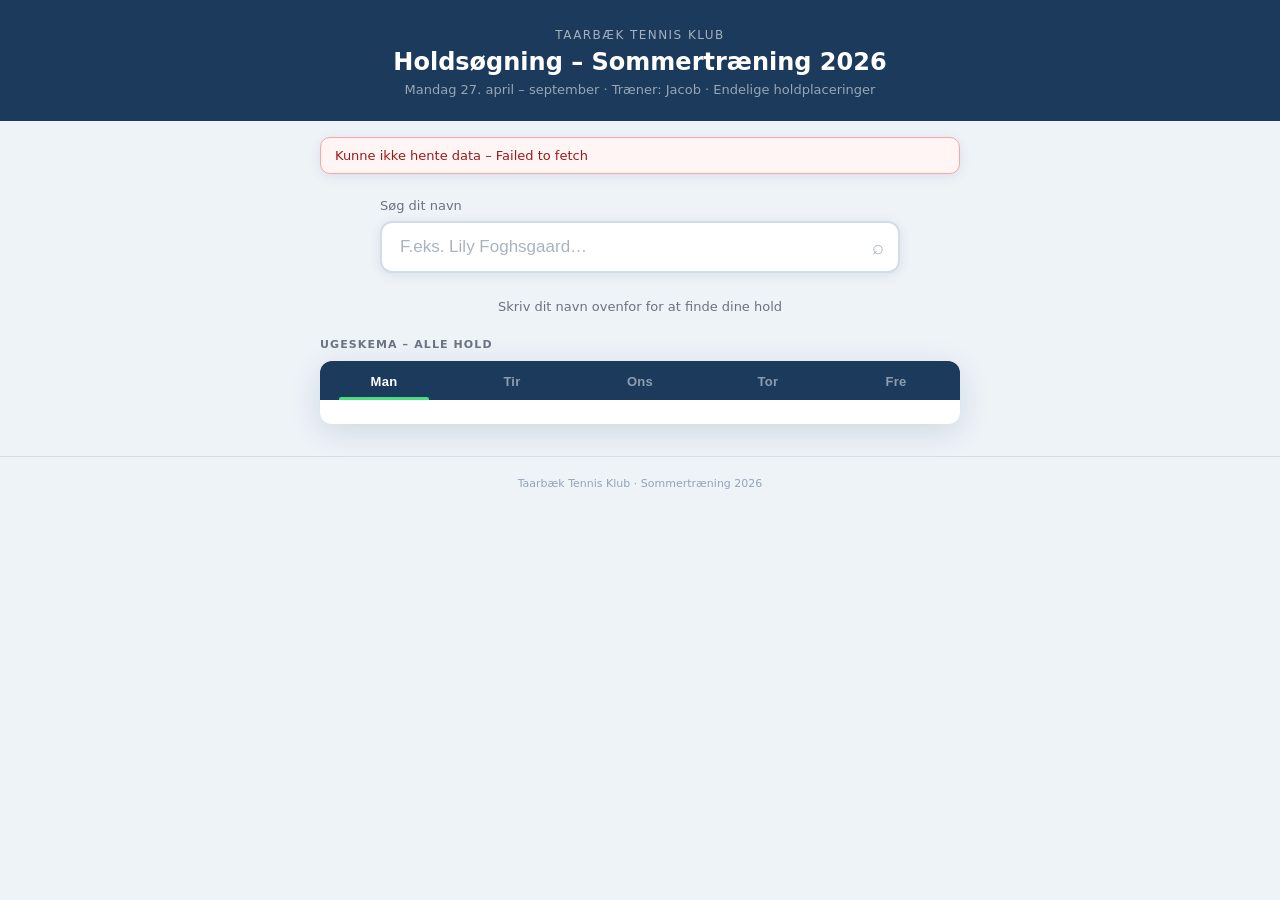
<file: ttk-holdsogning.html>
<!DOCTYPE html>
<html lang="da">
<head>
<meta charset="UTF-8">
<meta name="viewport" content="width=device-width, initial-scale=1.0">
<title>Taarbæk Tennis Klub – Holdsøgning 2026</title>
<style>
:root{
  --navy:#1B3A5C;--blue:#2E6DA4;--u8-bg:#D6EFFF;--u8-fg:#0A4A7A;--u10-bg:#D5F0E8;--u10-fg:#0A4A2A;
  --u12-bg:#FFF3D6;--u12-fg:#7A4A0A;--u14-bg:#F0D6FF;--u14-fg:#4A0A7A;--open-bg:#F0F0F0;--open-fg:#444;
  --red:#C0392B;--green:#16a34a;--amber:#d97706;--text:#1a1a2e;--muted:#6b7280;--border:#d1dde8;
  --surface:#f8fafc;--white:#fff;--radius:12px;--shadow:0 2px 12px rgba(27,58,92,.10);
  --shadow-lg:0 8px 32px rgba(27,58,92,.14);
}
*{box-sizing:border-box;margin:0;padding:0}
body{font-family:-apple-system,BlinkMacSystemFont,'Segoe UI',system-ui,sans-serif;background:#eef3f8;color:var(--text);min-height:100vh}

/* ── HEADER ── */
.site-header{background:var(--navy);padding:28px 24px 24px;text-align:center}
.site-header .club-name{color:rgba(255,255,255,.6);font-size:12px;font-weight:500;letter-spacing:.12em;text-transform:uppercase;margin-bottom:6px}
.site-header h1{color:#fff;font-size:24px;font-weight:600;margin-bottom:6px}
.site-header .subtitle{color:rgba(255,255,255,.55);font-size:13px}
.status-wrap{max-width:680px;margin:16px auto 0;padding:0 20px}
.status{background:var(--white);border:1px solid var(--border);border-radius:10px;padding:10px 14px;font-size:13px;color:var(--muted);box-shadow:var(--shadow)}
.status.ok{color:#166534;border-color:#86efac;background:#f0fdf4}
.status.err{color:#991b1b;border-color:#fca5a5;background:#fff5f5}

/* ── SEARCH ── */
.search-wrap{max-width:560px;margin:0 auto;padding:24px 20px 0}
.search-label{display:block;font-size:13px;font-weight:500;color:var(--muted);margin-bottom:8px}
.search-box{position:relative}
.search-box input{width:100%;padding:14px 48px 14px 18px;font-size:17px;border:2px solid var(--border);border-radius:var(--radius);background:var(--white);color:var(--text);outline:none;transition:border-color .15s,box-shadow .15s;box-shadow:var(--shadow)}
.search-box input:focus{border-color:var(--blue);box-shadow:0 0 0 3px rgba(46,109,164,.15)}
.search-box input::placeholder{color:#aab4be}
.search-icon{position:absolute;right:16px;top:50%;transform:translateY(-50%);color:#aab4be;font-size:20px;pointer-events:none}
.suggestions{background:var(--white);border:1px solid var(--border);border-top:none;border-radius:0 0 var(--radius) var(--radius);box-shadow:var(--shadow-lg);max-height:260px;overflow-y:auto;display:none;position:relative;z-index:10}
.suggestions.visible{display:block}
.suggestion-item{padding:12px 18px;cursor:pointer;border-bottom:1px solid #f0f4f8;display:flex;align-items:center;gap:10px;transition:background .1s}
.suggestion-item:hover,.suggestion-item.focused{background:#eef5fc}
.suggestion-name{font-size:15px;font-weight:500}
.suggestion-meta{font-size:12px;color:var(--muted);margin-left:auto;white-space:nowrap}
.suggestion-avatar{width:32px;height:32px;border-radius:50%;background:var(--blue);color:#fff;display:flex;align-items:center;justify-content:center;font-size:12px;font-weight:700;flex-shrink:0}
.no-results-drop{padding:16px 18px;color:var(--muted);font-size:14px;text-align:center}

/* ── RESULTS (player card) ── */
.results{max-width:680px;margin:16px auto 0;padding:0 20px}
.compact-hint{text-align:center;padding:10px 0 4px;font-size:13px;color:var(--muted)}
.player-card{background:var(--white);border-radius:var(--radius);box-shadow:var(--shadow-lg);overflow:hidden;margin-bottom:0}
.pc-top{background:var(--navy);padding:18px 22px;display:flex;align-items:center;gap:14px}
.pc-avatar{width:48px;height:48px;border-radius:50%;background:rgba(255,255,255,.15);display:flex;align-items:center;justify-content:center;font-size:18px;font-weight:700;color:#fff;flex-shrink:0;border:2px solid rgba(255,255,255,.25)}
.pc-name{color:#fff;font-size:18px;font-weight:600}
.pc-timer{color:rgba(255,255,255,.6);font-size:13px;margin-top:2px}
.pc-price{margin-left:auto;text-align:right;color:rgba(255,255,255,.5);font-size:11px}
.pc-price strong{display:block;color:#fff;font-size:16px}
.holds-section{padding:0}
.hold-row{border-bottom:1px solid var(--border);overflow:hidden}
.hold-row:last-child{border-bottom:none}
.hold-hero{display:flex;align-items:stretch;min-height:90px}
.hold-color-bar{width:8px;flex-shrink:0}
.hold-number-block{display:flex;flex-direction:column;align-items:center;justify-content:center;padding:16px 20px;min-width:110px;border-right:1px solid rgba(0,0,0,.08)}
.hold-number-label{font-size:10px;font-weight:600;letter-spacing:.1em;text-transform:uppercase;opacity:.6;margin-bottom:4px}
.hold-number-big{font-size:40px;font-weight:800;line-height:1}
.age-pill{font-size:9px;font-weight:700;padding:3px 8px;border-radius:20px;margin-top:6px}
.confirmed-banner{background:#dcfce7;border:1px solid #86efac;border-radius:6px;padding:4px 10px;font-size:10px;font-weight:700;color:#15803d;display:inline-flex;align-items:center;gap:4px;margin-top:6px}
.hold-details{flex:1;padding:14px 18px;display:flex;flex-direction:column;justify-content:center;gap:8px}
.hold-day-time{display:flex;align-items:center;gap:10px;flex-wrap:wrap}
.day-chip{font-size:15px;font-weight:700;color:var(--navy)}
.time-chip{font-size:14px;font-weight:600;background:var(--navy);color:#fff;padding:4px 12px;border-radius:20px}
.hold-info{flex:1;padding:0 18px 14px}
.group-label{font-size:11px;font-weight:600;color:var(--muted);text-transform:uppercase;letter-spacing:.06em;margin-bottom:8px}
.member-chips{display:flex;flex-wrap:wrap;gap:6px}
.member-chip{display:flex;align-items:center;gap:6px;background:var(--surface);border:1px solid var(--border);border-radius:20px;padding:4px 10px 4px 6px;font-size:12px;cursor:pointer;transition:background .1s}
.member-chip:hover{background:#dbeafe;border-color:#93c5fd}
.chip-av{width:20px;height:20px;border-radius:50%;background:var(--blue);color:#fff;display:flex;align-items:center;justify-content:center;font-size:8px;font-weight:700;flex-shrink:0}
.empty-group{font-size:12px;color:var(--muted);font-style:italic}
.hold-swap-btn{display:flex;align-items:center;justify-content:center;gap:6px;background:none;border:1.5px solid var(--border);border-radius:8px;padding:8px 14px;font-size:12px;font-weight:600;color:var(--muted);cursor:pointer;transition:all .12s;margin-top:10px;width:100%}
.hold-swap-btn:hover{background:#fffbeb;border-color:var(--amber);color:var(--amber)}
.unplaced-card{background:#fff5f5;border:1.5px solid #f5c6c6;border-left:5px solid var(--red);border-radius:var(--radius);padding:18px 20px;margin-bottom:0}
.unplaced-card .uc-title{font-size:15px;font-weight:600;color:var(--red);margin-bottom:6px;display:flex;align-items:center;gap:8px}
.unplaced-card .uc-body{font-size:13px;color:#7f1d1d;line-height:1.6}

/* ── AGE GROUP COLORS (player card) ── */
.ag-u8 .hold-color-bar{background:#0A4A7A}.ag-u8 .hold-number-block{background:var(--u8-bg);color:var(--u8-fg)}.ag-u8 .age-pill{background:#0A4A7A;color:#D6EFFF}
.ag-u10 .hold-color-bar{background:#0A4A2A}.ag-u10 .hold-number-block{background:var(--u10-bg);color:var(--u10-fg)}.ag-u10 .age-pill{background:#0A4A2A;color:#D5F0E8}
.ag-u12 .hold-color-bar{background:#7A4A0A}.ag-u12 .hold-number-block{background:var(--u12-bg);color:var(--u12-fg)}.ag-u12 .age-pill{background:#7A4A0A;color:#FFF3D6}
.ag-u14 .hold-color-bar{background:#4A0A7A}.ag-u14 .hold-number-block{background:var(--u14-bg);color:var(--u14-fg)}.ag-u14 .age-pill{background:#4A0A7A;color:#F0D6FF}
.ag-open .hold-color-bar{background:#888}.ag-open .hold-number-block{background:var(--open-bg);color:var(--open-fg)}.ag-open .age-pill{background:#888;color:#fff}

/* ── SCHEDULE ── */
.schedule-section{max-width:680px;margin:20px auto 32px;padding:0 20px}
.schedule-section-label{font-size:11px;font-weight:700;color:var(--muted);text-transform:uppercase;letter-spacing:.1em;margin-bottom:10px}
.schedule-card{background:var(--white);border-radius:var(--radius);box-shadow:var(--shadow-lg);overflow:hidden}
.day-tabs-wrap{background:var(--navy);display:flex}
.day-tab{flex:1;padding:13px 4px 11px;background:none;border:none;color:rgba(255,255,255,.5);font-size:13px;font-weight:600;cursor:pointer;position:relative;transition:color .15s;letter-spacing:.02em}
.day-tab.active{color:#fff}
.day-tab.active::after{content:'';position:absolute;bottom:0;left:15%;right:15%;height:3px;background:#4ade80;border-radius:2px 2px 0 0}
.tab-dot{display:inline-block;width:6px;height:6px;background:#4ade80;border-radius:50%;margin-left:3px;vertical-align:middle;margin-bottom:1px}
.schedule-body{padding:12px;display:flex;flex-direction:column;gap:8px}
.time-slot-row{display:flex;align-items:stretch;gap:8px}
.time-label{width:56px;flex-shrink:0;display:flex;flex-direction:column;justify-content:center;align-items:flex-end;padding-right:4px;gap:1px}
.time-label span{font-size:10px;font-weight:600;color:var(--muted);white-space:nowrap;line-height:1.3}
.holds-row{display:flex;gap:6px;flex:1}
.hold-cell{flex:1;border-radius:8px;padding:8px 4px 6px;cursor:pointer;transition:transform .1s,box-shadow .15s;text-align:center;min-height:74px;display:flex;flex-direction:column;align-items:center;justify-content:center;gap:2px;border:2px solid transparent;-webkit-tap-highlight-color:transparent}
.hold-cell:active{transform:scale(.96)}
.hold-cell.highlighted{border-color:var(--green);box-shadow:0 0 0 3px rgba(22,163,74,.2)}
.hc-label{font-size:8px;font-weight:600;opacity:.55;text-transform:uppercase;letter-spacing:.05em}
.hc-num{font-size:26px;font-weight:800;line-height:1}
.hc-count{font-size:9px;font-weight:600;opacity:.65}
.hc-ag{font-size:8px;font-weight:700;padding:1px 5px;border-radius:8px;margin-top:1px}
.hc-you{font-size:8px;font-weight:800;color:var(--green);margin-top:2px}
.hold-cell.ag-u8{background:var(--u8-bg);color:var(--u8-fg)}.hold-cell.ag-u8 .hc-ag{background:var(--u8-fg);color:var(--u8-bg)}
.hold-cell.ag-u10{background:var(--u10-bg);color:var(--u10-fg)}.hold-cell.ag-u10 .hc-ag{background:var(--u10-fg);color:var(--u10-bg)}
.hold-cell.ag-u12{background:var(--u12-bg);color:var(--u12-fg)}.hold-cell.ag-u12 .hc-ag{background:var(--u12-fg);color:var(--u12-bg)}
.hold-cell.ag-u14{background:var(--u14-bg);color:var(--u14-fg)}.hold-cell.ag-u14 .hc-ag{background:var(--u14-fg);color:var(--u14-bg)}
.hold-cell.ag-open{background:var(--open-bg);color:var(--open-fg)}.hold-cell.ag-open .hc-ag{background:#888;color:#fff}

/* ── MODALS (bottom sheet) ── */
.modal-overlay{position:fixed;inset:0;background:rgba(0,0,0,.45);z-index:1000;display:flex;align-items:flex-end;justify-content:center;visibility:hidden;opacity:0;transition:visibility 0s .25s,opacity .2s}
.modal-overlay.open{visibility:visible;opacity:1;transition:opacity .2s}
.modal-sheet{background:var(--white);border-radius:20px 20px 0 0;width:100%;max-width:640px;max-height:88vh;overflow-y:auto;transform:translateY(100%);transition:transform .25s cubic-bezier(.4,0,.2,1);position:relative}
.modal-overlay.open .modal-sheet{transform:translateY(0)}
.modal-handle{width:40px;height:4px;background:var(--border);border-radius:2px;margin:12px auto 0}
.modal-close-btn{position:absolute;top:14px;right:16px;background:var(--surface);border:none;border-radius:50%;width:30px;height:30px;font-size:14px;cursor:pointer;color:var(--muted);display:flex;align-items:center;justify-content:center;z-index:2}

/* Hold detail modal */
.modal-hold-hero{padding:14px 20px 14px;display:flex;align-items:center;gap:12px;border-bottom:1px solid var(--border)}
.modal-hold-hero.ag-u8{background:var(--u8-bg);color:var(--u8-fg)}
.modal-hold-hero.ag-u10{background:var(--u10-bg);color:var(--u10-fg)}
.modal-hold-hero.ag-u12{background:var(--u12-bg);color:var(--u12-fg)}
.modal-hold-hero.ag-u14{background:var(--u14-bg);color:var(--u14-fg)}
.modal-hold-hero.ag-open{background:var(--open-bg);color:var(--open-fg)}
.mhh-num{font-size:38px;font-weight:800;min-width:52px;text-align:center;line-height:1}
.mhh-info{flex:1}
.mhh-label{font-size:9px;font-weight:600;opacity:.55;text-transform:uppercase;letter-spacing:.06em;margin-bottom:2px}
.mhh-daytime{font-size:16px;font-weight:700}
.mhh-ag{font-size:12px;opacity:.7;margin-top:2px}
.mhh-count{text-align:right;font-size:12px;opacity:.7}
.mhh-count strong{display:block;font-size:22px;font-weight:800;opacity:1}
.modal-section{padding:16px 20px}
.modal-section+.modal-section{padding-top:0}
.modal-section-label{font-size:10px;font-weight:700;color:var(--muted);text-transform:uppercase;letter-spacing:.08em;margin-bottom:10px}
.modal-members{display:flex;flex-direction:column;gap:6px}
.modal-member-row{display:flex;align-items:center;gap:10px;padding:10px 12px;background:var(--surface);border-radius:8px;cursor:pointer;transition:background .1s}
.modal-member-row:hover{background:#dbeafe}
.mm-av{width:32px;height:32px;border-radius:50%;background:var(--blue);color:#fff;display:flex;align-items:center;justify-content:center;font-size:11px;font-weight:700;flex-shrink:0}
.mm-name{font-size:14px;font-weight:500}
.modal-empty-members{font-size:13px;color:var(--muted);font-style:italic;text-align:center;padding:10px 0}
.modal-swap-btn{width:100%;padding:14px;background:var(--navy);color:#fff;border:none;border-radius:10px;font-size:15px;font-weight:700;cursor:pointer;transition:background .15s;margin-top:12px}
.modal-swap-btn:hover{background:var(--blue)}

/* Swap modal */
.swap-modal-title{font-size:17px;font-weight:700;color:var(--navy);margin-bottom:16px}
.swap-from-box{background:var(--surface);border:2px solid var(--border);border-radius:10px;padding:12px 16px;margin-bottom:16px}
.sfb-label{font-size:10px;font-weight:700;color:var(--muted);text-transform:uppercase;letter-spacing:.06em;margin-bottom:4px}
.sfb-val{font-size:15px;font-weight:700;color:var(--navy)}
.swap-picks-label{font-size:10px;font-weight:700;color:var(--muted);text-transform:uppercase;letter-spacing:.08em;margin-bottom:12px}
.swap-day-group{margin-bottom:14px}
.sdg-label{font-size:10px;font-weight:700;color:var(--muted);text-transform:uppercase;letter-spacing:.08em;margin-bottom:6px;padding:0 2px}
.swap-hold-row{display:flex;align-items:center;gap:10px;padding:10px 12px;background:var(--surface);border:2px solid transparent;border-radius:8px;cursor:pointer;transition:all .12s;margin-bottom:4px}
.swap-hold-row:hover{background:#eef5fc;border-color:var(--blue)}
.swap-hold-row.selected{background:#f0fdf4;border-color:var(--green)}
.swap-hold-row.full{opacity:.38;pointer-events:none}
.shr-num{font-size:18px;font-weight:800;min-width:28px;text-align:center}
.shr-info{flex:1}
.shr-daytime{font-size:13px;font-weight:600;color:var(--navy)}
.shr-ag{font-size:10px;font-weight:700;padding:2px 7px;border-radius:6px;white-space:nowrap}
.shr-count{font-size:11px;color:var(--muted);text-align:right;white-space:nowrap}
.shr-check{display:none;width:20px;height:20px;border-radius:50%;background:var(--green);color:#fff;align-items:center;justify-content:center;font-size:11px;flex-shrink:0}
.swap-hold-row.selected .shr-check{display:flex}
.shr-ag.ag-u8{background:var(--u8-bg);color:var(--u8-fg)}
.shr-ag.ag-u10{background:var(--u10-bg);color:var(--u10-fg)}
.shr-ag.ag-u12{background:var(--u12-bg);color:var(--u12-fg)}
.shr-ag.ag-u14{background:var(--u14-bg);color:var(--u14-fg)}
.shr-ag.ag-open{background:var(--open-bg);color:var(--open-fg)}
.submit-swap-btn{width:100%;padding:14px;background:var(--green);color:#fff;border:none;border-radius:10px;font-size:15px;font-weight:700;cursor:pointer;transition:background .15s;margin-top:8px}
.submit-swap-btn:disabled{background:#d1d5db;cursor:not-allowed}
.submit-swap-btn:not(:disabled):hover{background:#15803d}
.swap-success{text-align:center;padding:28px 20px}
.swap-success .ss-icon{font-size:44px;margin-bottom:14px}
.swap-success .ss-title{font-size:18px;font-weight:700;color:var(--navy);margin-bottom:8px}
.swap-success .ss-body{font-size:14px;color:var(--muted);line-height:1.7}

.site-footer{text-align:center;padding:20px;font-size:11px;color:#94a3b8;border-top:1px solid var(--border);margin-top:8px}
</style>
</head>
<body>

<div class="site-header">
  <div class="club-name">Taarbæk Tennis Klub</div>
  <h1>Holdsøgning – Sommertræning 2026</h1>
  <div class="subtitle">Mandag 27. april – september · Træner: Jacob · Endelige holdplaceringer</div>
</div>

<div class="status-wrap">
  <div class="status" id="status">Henter data…</div>
</div>

<div class="search-wrap">
  <label class="search-label" for="search-input">Søg dit navn</label>
  <div class="search-box">
    <input type="text" id="search-input" placeholder="F.eks. Lily Foghsgaard…" autocomplete="off" spellcheck="false">
    <span class="search-icon">⌕</span>
  </div>
  <div class="suggestions" id="suggestions"></div>
</div>

<div class="results" id="results">
  <div class="compact-hint">Skriv dit navn ovenfor for at finde dine hold</div>
</div>

<div class="schedule-section" id="schedule-section">
  <div class="schedule-section-label">Ugeskema – alle hold</div>
  <div class="schedule-card">
    <div class="day-tabs-wrap">
      <button class="day-tab active" data-day="man" onclick="setDay('man')">Man</button>
      <button class="day-tab" data-day="tir" onclick="setDay('tir')">Tir</button>
      <button class="day-tab" data-day="ons" onclick="setDay('ons')">Ons</button>
      <button class="day-tab" data-day="tor" onclick="setDay('tor')">Tor</button>
      <button class="day-tab" data-day="fre" onclick="setDay('fre')">Fre</button>
    </div>
    <div class="schedule-body" id="schedule-grid"></div>
  </div>
</div>

<div class="site-footer">Taarbæk Tennis Klub · Sommertræning 2026</div>

<!-- HOLD DETAIL MODAL -->
<div class="modal-overlay" id="hold-modal" onclick="closeModal('hold-modal')">
  <div class="modal-sheet" onclick="event.stopPropagation()">
    <div class="modal-handle"></div>
    <button class="modal-close-btn" onclick="closeModal('hold-modal')">✕</button>
    <div id="hold-modal-content"></div>
  </div>
</div>

<!-- SWAP REQUEST MODAL -->
<div class="modal-overlay" id="swap-modal" onclick="closeModal('swap-modal')">
  <div class="modal-sheet" onclick="event.stopPropagation()">
    <div class="modal-handle"></div>
    <button class="modal-close-btn" onclick="closeModal('swap-modal')">✕</button>
    <div id="swap-modal-content"></div>
  </div>
</div>

<script>
const SCRIPT_URL = 'https://script.google.com/macros/s/AKfycbwqqmTbi2CcGYpMFF8J_Aat6RxqTR6q7gkF0fe2airnbKfOcPLGrKP6l-AJbKZ1UMo/exec';

const holdInfo = {
  1:{day:"Mandag",slot:"15:00–16:00",ag:"U8/U10",cl:"ag-u8"},2:{day:"Mandag",slot:"15:00–16:00",ag:"U8/U10",cl:"ag-u8"},3:{day:"Mandag",slot:"15:00–16:00",ag:"U10/U12",cl:"ag-u10"},
  4:{day:"Mandag",slot:"16:00–17:00",ag:"U12/U14",cl:"ag-u12"},5:{day:"Mandag",slot:"16:00–17:00",ag:"U12/U14",cl:"ag-u12"},6:{day:"Mandag",slot:"16:00–17:00",ag:"U14/Ungsenior",cl:"ag-u14"},
  7:{day:"Mandag",slot:"17:00–18:00",ag:"U14/Ungsenior",cl:"ag-u14"},8:{day:"Mandag",slot:"17:00–18:00",ag:"U14/Ungsenior",cl:"ag-u14"},9:{day:"Mandag",slot:"17:00–18:00",ag:"U14/Ungsenior",cl:"ag-u14"},
  10:{day:"Tirsdag",slot:"15:00–16:00",ag:"U8/U10",cl:"ag-u8"},11:{day:"Tirsdag",slot:"15:00–16:00",ag:"U8/U10",cl:"ag-u8"},12:{day:"Tirsdag",slot:"15:00–16:00",ag:"U10/U12",cl:"ag-u10"},
  13:{day:"Tirsdag",slot:"16:00–17:00",ag:"U12/U14",cl:"ag-u12"},14:{day:"Tirsdag",slot:"16:00–17:00",ag:"U12/U14",cl:"ag-u12"},15:{day:"Tirsdag",slot:"16:00–17:00",ag:"U14/Ungsenior",cl:"ag-u14"},
  16:{day:"Tirsdag",slot:"17:00–18:00",ag:"U14/Ungsenior",cl:"ag-u14"},17:{day:"Tirsdag",slot:"17:00–18:00",ag:"U14/Ungsenior",cl:"ag-u14"},18:{day:"Tirsdag",slot:"17:00–18:00",ag:"U14/Ungsenior",cl:"ag-u14"},
  19:{day:"Onsdag",slot:"15:00–16:00",ag:"U8/U10",cl:"ag-u8"},20:{day:"Onsdag",slot:"15:00–16:00",ag:"U8/U10",cl:"ag-u8"},21:{day:"Onsdag",slot:"15:00–16:00",ag:"U10/U12",cl:"ag-u10"},
  22:{day:"Onsdag",slot:"16:00–17:00",ag:"U12/U14",cl:"ag-u12"},23:{day:"Onsdag",slot:"16:00–17:00",ag:"U12/U14",cl:"ag-u12"},24:{day:"Onsdag",slot:"16:00–17:00",ag:"U14/Ungsenior",cl:"ag-u14"},
  25:{day:"Onsdag",slot:"17:00–18:00",ag:"U14/Ungsenior",cl:"ag-u14"},26:{day:"Onsdag",slot:"17:00–18:00",ag:"U14/Ungsenior",cl:"ag-u14"},27:{day:"Onsdag",slot:"17:00–18:00",ag:"U14/Ungsenior",cl:"ag-u14"},
  28:{day:"Torsdag",slot:"15:00–16:00",ag:"U8/U10",cl:"ag-u8"},29:{day:"Torsdag",slot:"15:00–16:00",ag:"U8/U10",cl:"ag-u8"},30:{day:"Torsdag",slot:"15:00–16:00",ag:"U10/U12",cl:"ag-u10"},
  31:{day:"Torsdag",slot:"16:00–17:00",ag:"U12/U14",cl:"ag-u12"},32:{day:"Torsdag",slot:"16:00–17:00",ag:"U12/U14",cl:"ag-u12"},33:{day:"Torsdag",slot:"16:00–17:00",ag:"U14/Ungsenior",cl:"ag-u14"},
  34:{day:"Torsdag",slot:"17:00–18:00",ag:"U14/Ungsenior",cl:"ag-u14"},35:{day:"Torsdag",slot:"17:00–18:00",ag:"U14/Ungsenior",cl:"ag-u14"},36:{day:"Torsdag",slot:"17:00–18:00",ag:"U14/Ungsenior",cl:"ag-u14"},
  37:{day:"Fredag",slot:"15:00–16:00",ag:"Open",cl:"ag-open"},38:{day:"Fredag",slot:"15:00–16:00",ag:"Open",cl:"ag-open"},39:{day:"Fredag",slot:"15:00–16:00",ag:"Open",cl:"ag-open"},
  40:{day:"Fredag",slot:"16:00–17:00",ag:"Open",cl:"ag-open"},41:{day:"Fredag",slot:"16:00–17:00",ag:"Open",cl:"ag-open"},42:{day:"Fredag",slot:"16:00–17:00",ag:"Open",cl:"ag-open"}
};

const sched = {
  man:{ label:'Mandag',  slots:[{t:'15:00–16:00',h:[1,2,3]},{t:'16:00–17:00',h:[4,5,6]},{t:'17:00–18:00',h:[7,8,9]}] },
  tir:{ label:'Tirsdag', slots:[{t:'15:00–16:00',h:[10,11,12]},{t:'16:00–17:00',h:[13,14,15]},{t:'17:00–18:00',h:[16,17,18]}] },
  ons:{ label:'Onsdag',  slots:[{t:'15:00–16:00',h:[19,20,21]},{t:'16:00–17:00',h:[22,23,24]},{t:'17:00–18:00',h:[25,26,27]}] },
  tor:{ label:'Torsdag', slots:[{t:'15:00–16:00',h:[28,29,30]},{t:'16:00–17:00',h:[31,32,33]},{t:'17:00–18:00',h:[34,35,36]}] },
  fre:{ label:'Fredag',  slots:[{t:'15:00–16:00',h:[37,38,39]},{t:'16:00–17:00',h:[40,41,42]}] },
};

// ─── STATE ───────────────────────────────────────────────────────────────────
let players = [];
let assignments = {};
let holdMap = {};
let extraHolds = [];
let currentDay = 'man';
let selectedPlayer = null;
let swapFromHold = null;
let swapToHold = null;

function resetHoldMap() {
  holdMap = {};
  for (let i = 1; i <= 42; i++) holdMap[String(i)] = [];
}
resetHoldMap();

// ─── HELPERS ─────────────────────────────────────────────────────────────────
function initials(n){ return (n||'').split(' ').filter(Boolean).slice(0,2).map(w=>w[0]).join('').toUpperCase(); }
function timerLabel(t){ return t===1?'1 time om ugen':t===2?'2 timer om ugen':'3 timer om ugen'; }
function norm(s){ return (s||'').toLowerCase().replace(/æ/g,'ae').replace(/ø/g,'oe').replace(/å/g,'aa').replace(/é/g,'e'); }
function setStatus(msg,cls=''){ const el=document.getElementById('status'); el.className='status '+cls; el.textContent=msg; }
function normalizePlayer(raw){ return { n:String(raw.n||raw.name||'').trim(), t:Number(raw.t||raw.timer||raw.hours||1), p:Number(raw.p||raw.price||raw.pris||0), u:Boolean(raw.u||raw.unplaced||false) }; }
function getBaseHold(holdNo){ return Math.floor(Number(holdNo)); }
function getHoldInfoForHold(holdNo){ return holdInfo[holdNo] || holdInfo[getBaseHold(holdNo)] || null; }
function getExtraHoldsForBaseHold(baseHold){
  const prefix = String(baseHold) + '.';
  return extraHolds.filter(h => String(h).startsWith(prefix)).sort((a,b)=>Number(a)-Number(b));
}
function getVisibleSlotHolds(slotHolds){ return slotHolds.map(nr => String(nr)); }
function hasHoldInSlot(holdNo, slot){ return slot.h.map(String).includes(String(getBaseHold(holdNo))); }
function getDisplayHoldNo(holdNo){ return String(getBaseHold(holdNo)); }
function getHoldKeysForDisplayHold(holdNo){
  const base = getDisplayHoldNo(holdNo);
  const keys = new Set([base]);

  getExtraHoldsForBaseHold(base).forEach(h => keys.add(String(h)));
  Object.keys(holdMap).forEach(key => {
    if (getDisplayHoldNo(key) === base) keys.add(String(key));
  });

  return Array.from(keys).sort((a,b)=>Number(a)-Number(b));
}
function getHoldCapacity(holdNo){ return getHoldKeysForDisplayHold(holdNo).length * 6; }
function getMembersForDisplayHold(holdNo){
  const members = [];
  getHoldKeysForDisplayHold(holdNo).forEach(key => (holdMap[key] || []).forEach(name => {
    if (!members.includes(name)) members.push(name);
  }));
  return members;
}
function playerHasDisplayHold(playerHolds, holdNo){
  const base = getDisplayHoldNo(holdNo);
  return playerHolds.some(h => getDisplayHoldNo(h) === base);
}
function uniqueDisplayHolds(holds){
  const seen = new Set();
  return holds.map(getDisplayHoldNo).filter(hold => {
    if (seen.has(hold)) return false;
    seen.add(hold);
    return true;
  });
}

function rebuildHoldMap() {
  resetHoldMap();
  players.forEach(p => {
    (assignments[p.n]||[]).forEach(h => {
      const key = String(h);
      if (!holdMap[key]) holdMap[key] = [];
      holdMap[key].push(p.n);
    });
  });
}

// ─── SCHEDULE ────────────────────────────────────────────────────────────────
function setDay(dk) {
  currentDay = dk;
  document.querySelectorAll('.day-tab').forEach(t => t.classList.toggle('active', t.dataset.day === dk));
  renderSchedule();
}

function renderSchedule() {
  const grid = document.getElementById('schedule-grid');
  const day = sched[currentDay];
  const playerHolds = selectedPlayer ? (assignments[selectedPlayer.n]||[]) : [];

  grid.innerHTML = day.slots.map(slot => {
    const [from, to] = slot.t.split('–');
    const cells = getVisibleSlotHolds(slot.h).map(nr => {
      const info = getHoldInfoForHold(nr);
      if (!info) return '';
      const members = getMembersForDisplayHold(nr);
      const capacity = getHoldCapacity(nr);
      const hl = playerHasDisplayHold(playerHolds, nr);
      return `<div class="hold-cell ${info.cl}${hl?' highlighted':''}" onclick="openHoldModal('${nr}')">
        <div class="hc-label">Hold</div>
        <div class="hc-num">${getDisplayHoldNo(nr)}</div>
        <div class="hc-count">${members.length}/${capacity}</div>
        <span class="hc-ag">${info.ag}</span>
        ${hl ? '<div class="hc-you">✓ Dig</div>' : ''}
      </div>`;
    }).join('');
    return `<div class="time-slot-row">
      <div class="time-label"><span>${from}</span><span>${to}</span></div>
      <div class="holds-row">${cells}</div>
    </div>`;
  }).join('');
}

function updateTabDots() {
  const playerHolds = selectedPlayer ? (assignments[selectedPlayer.n]||[]) : [];
  document.querySelectorAll('.day-tab').forEach(tab => {
    const dk = tab.dataset.day;
    const hasHold = sched[dk].slots.some(s => playerHolds.some(h => hasHoldInSlot(h, s)));
    const existing = tab.querySelector('.tab-dot');
    if (hasHold && !existing) { const d=document.createElement('span'); d.className='tab-dot'; tab.appendChild(d); }
    else if (!hasHold && existing) existing.remove();
  });
}

// ─── MODALS ──────────────────────────────────────────────────────────────────
function openModal(id) { document.getElementById(id).classList.add('open'); document.body.style.overflow='hidden'; }
function closeModal(id) { document.getElementById(id).classList.remove('open'); document.body.style.overflow=''; }

function openHoldModal(nr) {
  const info = getHoldInfoForHold(nr);
  if (!info) return;
  const members = getMembersForDisplayHold(nr);
  const capacity = getHoldCapacity(nr);
  const displayNr = getDisplayHoldNo(nr);
  const playerHolds = selectedPlayer ? (assignments[selectedPlayer.n]||[]) : [];
  const isMyHold = playerHasDisplayHold(playerHolds, nr);

  const memberHtml = members.length
    ? members.map(m => `<div class="modal-member-row" onclick="closeModal('hold-modal');sel('${m.replace(/'/g,"\\'")}')">
        <div class="mm-av">${initials(m)}</div>
        <div class="mm-name">${m}</div>
      </div>`).join('')
    : '<div class="modal-empty-members">Ingen spillere på dette hold endnu</div>';

  document.getElementById('hold-modal-content').innerHTML = `
    <div class="modal-hold-hero ${info.cl}">
      <div class="mhh-num">${displayNr}</div>
      <div class="mhh-info">
        <div class="mhh-label">Hold</div>
        <div class="mhh-daytime">${info.day} · ${info.slot}</div>
        <div class="mhh-ag">${info.ag}</div>
      </div>
      <div class="mhh-count"><strong>${members.length}</strong>/${capacity}</div>
    </div>
    <div class="modal-section">
      <div class="modal-section-label">Spillere på holdet</div>
      <div class="modal-members">${memberHtml}</div>
      ${isMyHold ? `<button class="modal-swap-btn" onclick="closeModal('hold-modal');openSwapModal('${displayNr}')">⇄ Anmod om holdbytte</button>` : ''}
    </div>`;
  openModal('hold-modal');
}

function openSwapModal(fromNr) {
  swapFromHold = fromNr;
  swapToHold = null;
  const fromInfo = getHoldInfoForHold(fromNr);

  const groupsHtml = Object.entries(sched).map(([dk, day]) => {
    const rows = day.slots.flatMap(slot => getVisibleSlotHolds(slot.h).map(nr => {
      if (String(nr) === String(fromNr)) return '';
      const info = getHoldInfoForHold(nr);
      if (!info) return '';
      const cnt = getMembersForDisplayHold(nr).length;
      const capacity = getHoldCapacity(nr);
      const isFull = cnt >= capacity;
      return `<div class="swap-hold-row${isFull?' full':''}" id="shr-${nr}" onclick="selectSwapTarget('${nr}')">
        <div class="shr-num">${nr}</div>
        <div class="shr-info"><div class="shr-daytime">${info.slot}</div></div>
        <span class="shr-ag ${info.cl}">${info.ag}</span>
        <div class="shr-count">${cnt}/${capacity}</div>
        <div class="shr-check">✓</div>
      </div>`;
    })).join('');
    return rows ? `<div class="swap-day-group"><div class="sdg-label">${day.label}</div>${rows}</div>` : '';
  }).join('');

  document.getElementById('swap-modal-content').innerHTML = `
    <div class="modal-section">
      <div class="swap-modal-title">⇄ Anmod om holdbytte</div>
      <div class="swap-from-box">
        <div class="sfb-label">Dit nuværende hold</div>
        <div class="sfb-val">Hold ${fromNr} · ${fromInfo.day} · ${fromInfo.slot}</div>
      </div>
      <div class="swap-picks-label">Vælg det hold du ønsker i stedet</div>
      ${groupsHtml}
      <button class="submit-swap-btn" id="submit-swap-btn" disabled onclick="submitSwap()">Send anmodning</button>
    </div>`;
  openModal('swap-modal');
}

function selectSwapTarget(nr) {
  swapToHold = nr;
  document.querySelectorAll('.swap-hold-row').forEach(r => r.classList.remove('selected'));
  const row = document.getElementById('shr-'+nr);
  if (row) row.classList.add('selected');
  const btn = document.getElementById('submit-swap-btn');
  if (btn) btn.disabled = false;
}

async function submitSwap() {
  if (!swapFromHold || !swapToHold || !selectedPlayer) return;
  const btn = document.getElementById('submit-swap-btn');
  if (btn) { btn.disabled=true; btn.textContent='Sender…'; }
  const fromInfo = getHoldInfoForHold(swapFromHold);
  const toInfo   = getHoldInfoForHold(swapToHold);
  try {
    const url = `${SCRIPT_URL}?action=swapRequest&name=${encodeURIComponent(selectedPlayer.n)}&fromHold=${swapFromHold}&toHold=${swapToHold}`;
    const data = await fetch(url).then(r => r.json());
    if (!data.ok || !data.id) {
      throw new Error(data.error || 'Anmodningen blev ikke gemt. Apps Script skal opdateres/deployes.');
    }
    document.getElementById('swap-modal-content').innerHTML = `
      <div class="swap-success">
        <div class="ss-icon">✅</div>
        <div class="ss-title">Anmodning sendt!</div>
        <div class="ss-body">
          <strong>Fra:</strong> Hold ${swapFromHold} · ${fromInfo.day} · ${fromInfo.slot}<br>
          <strong>Til:</strong> Hold ${swapToHold} · ${toInfo.day} · ${toInfo.slot}<br><br>
          Jacob vil behandle din anmodning snarest.
        </div>
      </div>`;
  } catch(e) {
    if (btn) { btn.disabled=false; btn.textContent='Send anmodning'; }
    alert('Kunne ikke sende anmodning – prøv igen.');
  }
}

// ─── SEARCH ──────────────────────────────────────────────────────────────────
const inp  = document.getElementById('search-input');
const sugg = document.getElementById('suggestions');
const res  = document.getElementById('results');
let fi = -1;

inp.addEventListener('input', () => {
  const q = inp.value.trim();
  fi = -1;
  if (q.length < 2) { sugg.innerHTML=''; sugg.classList.remove('visible'); return; }
  renderSugg(players.filter(p => norm(p.n).includes(norm(q))), q);
});

inp.addEventListener('keydown', e => {
  const items = sugg.querySelectorAll('.suggestion-item');
  if      (e.key==='ArrowDown')  { e.preventDefault(); fi=Math.min(fi+1,items.length-1); upF(items); }
  else if (e.key==='ArrowUp')    { e.preventDefault(); fi=Math.max(fi-1,0); upF(items); }
  else if (e.key==='Enter'&&fi>=0) items[fi].click();
  else if (e.key==='Escape')     sugg.classList.remove('visible');
});

document.addEventListener('click', e => { if(!e.target.closest('.search-wrap')) sugg.classList.remove('visible'); });

function upF(items){ items.forEach((item,i)=>item.classList.toggle('focused',i===fi)); if(items[fi]) items[fi].scrollIntoView({block:'nearest'}); }
function hl(name,q){ return name.replace(new RegExp('('+q.replace(/[.*+?^${}()|[\]\\]/g,'\\$&')+')','gi'),'<strong>$1</strong>'); }

function renderSugg(list, q) {
  if (!list.length) { sugg.innerHTML='<div class="no-results-drop">Ingen spillere fundet</div>'; sugg.classList.add('visible'); return; }
  sugg.innerHTML = list.slice(0,8).map(p => {
    const holds = assignments[p.n]||[];
    const meta = holds.length ? `${holds.length} hold` : 'Ingen hold endnu';
    return `<div class="suggestion-item" onclick="sel('${p.n.replace(/'/g,"\\'")}')">
      <div class="suggestion-avatar">${initials(p.n)}</div>
      <span class="suggestion-name">${hl(p.n,q)}</span>
      <span class="suggestion-meta">${meta}</span>
    </div>`;
  }).join('');
  sugg.classList.add('visible');
}

function sel(navn) {
  const p = players.find(x => x.n === navn);
  if (!p) return;
  inp.value = p.n;
  sugg.classList.remove('visible');
  selectedPlayer = p;
  updateTabDots();
  const holds = assignments[p.n]||[];
  if (holds.length) {
    const firstHold = holds[0];
    const dayKey = Object.keys(sched).find(dk => sched[dk].slots.some(s => hasHoldInSlot(firstHold, s)));
    if (dayKey) setDay(dayKey); else renderSchedule();
  } else {
    renderSchedule();
  }
  showResult(p);
  setTimeout(() => document.getElementById('schedule-section').scrollIntoView({behavior:'smooth',block:'start'}), 150);
}

// ─── PLAYER RESULT ───────────────────────────────────────────────────────────
function renderHoldRow(p, holdNo) {
  const info = getHoldInfoForHold(holdNo);
  if (!info) return '';
  const displayNr = getDisplayHoldNo(holdNo);
  const members = getMembersForDisplayHold(displayNr).filter(m => m !== p.n);
  const chips = members.length
    ? members.map(m => `<div class="member-chip" onclick="sel('${m.replace(/'/g,"\\'")}')"><div class="chip-av">${initials(m)}</div>${m}</div>`).join('')
    : '<div class="empty-group">Ingen andre spillere på dette hold endnu</div>';
  return `<div class="hold-row ${info.cl}">
    <div class="hold-hero">
      <div class="hold-color-bar"></div>
      <div class="hold-number-block">
        <div class="hold-number-label">Hold</div>
        <div class="hold-number-big">${displayNr}</div>
        <span class="age-pill">${info.ag}</span>
        <div class="confirmed-banner">✓ Bekræftet</div>
      </div>
      <div class="hold-details">
        <div class="hold-day-time">
          <span class="day-chip">${info.day}</span>
          <span class="time-chip">${info.slot}</span>
        </div>
      </div>
    </div>
    <div class="hold-info">
      <div class="group-label">Holdkammerater</div>
      <div class="member-chips">${chips}</div>
      <button class="hold-swap-btn" onclick="openSwapModal('${displayNr}')">⇄ Anmod om holdbytte</button>
    </div>
  </div>`;
}

function showResult(p) {
  const holds = uniqueDisplayHolds(assignments[p.n]||[]);
  if (!holds.length) {
    res.innerHTML = `<div class="unplaced-card">
      <div class="uc-title">⚠ Afventer holdplacering</div>
      <div class="uc-body">${p.n} er tilmeldt men har ikke fået tildelt hold endnu. Kontakt Jacob.</div>
    </div>`;
    return;
  }
  res.innerHTML = `<div class="player-card">
    <div class="pc-top">
      <div class="pc-avatar">${initials(p.n)}</div>
      <div><div class="pc-name">${p.n}</div><div class="pc-timer">${timerLabel(p.t)}</div></div>
      <div class="pc-price"><strong>${p.p} kr</strong>træning/sæson</div>
    </div>
    <div class="holds-section">${holds.map(h => renderHoldRow(p, h)).join('')}</div>
  </div>`;
}

// ─── DATA LOAD ───────────────────────────────────────────────────────────────
async function loadData() {
  try {
    const res = await fetch(SCRIPT_URL);
    const data = await res.json();
    if (!data.ok) throw new Error('Ugyldigt svar fra script');
    if (!Array.isArray(data.players)) throw new Error('Mangler players');
    if (!data.assignments || typeof data.assignments !== 'object') throw new Error('Mangler assignments');

    players = data.players.map(normalizePlayer).filter(p => p.n);
    extraHolds = Array.isArray(data.extraHolds)
      ? data.extraHolds.map(x => String(x).trim()).filter(Boolean)
      : [];
    assignments = {};
    Object.keys(data.assignments).forEach(name => {
      const raw = data.assignments[name];
      if (Array.isArray(raw)) {
        assignments[name] = raw.map(x => String(x).trim()).filter(x => {
          const n = Number(x);
          return !isNaN(n) && n >= 1 && n <= 42;
        }).sort((a,b)=>Number(a)-Number(b));
      } else if (typeof raw==='string' && raw.trim()) {
        assignments[name] = raw.replace(/\s/g,'').split(/[;,]/).map(x=>String(x).trim()).filter(x=>{
          const n = Number(x);
          return !isNaN(n) && n >= 1 && n <= 42;
        }).sort((a,b)=>Number(a)-Number(b));
      } else {
        assignments[name] = [];
      }
    });

    rebuildHoldMap();
    renderSchedule();

    const assignedCount = Object.values(assignments).filter(a=>Array.isArray(a)&&a.length>0).length;
    setStatus(`✓ ${players.length} spillere · ${assignedCount} med mindst ét hold`, 'ok');
  } catch(err) {
    console.error(err);
    setStatus('Kunne ikke hente data – ' + err.message, 'err');
  }
}

loadData();
</script>
</body>
</html>
</file>
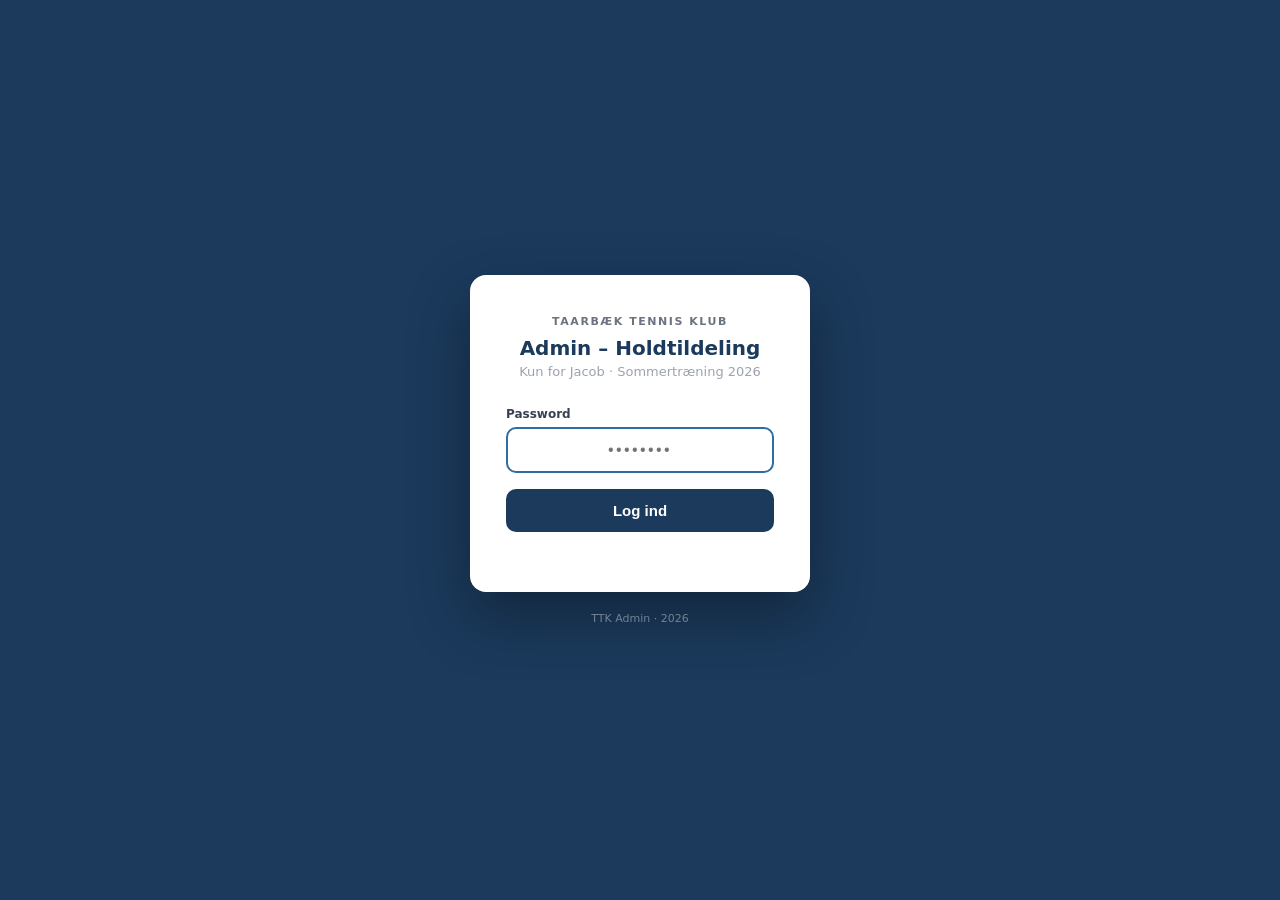
<file: TTK_Admin_Tildeling.html>
<!DOCTYPE html>
<html lang="da">
<head>
<meta charset="UTF-8">
<meta name="viewport" content="width=device-width, initial-scale=1.0">
<title>TTK Admin – Holdtildeling 2026</title>
<style>
:root {
  --navy:#1B3A5C; --blue:#2E6DA4; --green:#16a34a; --amber:#d97706; --red:#C0392B;
  --u8-bg:#D6EFFF; --u8-fg:#0A4A7A;
  --u10-bg:#D5F0E8; --u10-fg:#0A4A2A;
  --u12-bg:#FFF3D6; --u12-fg:#7A4A0A;
  --u14-bg:#F0D6FF; --u14-fg:#4A0A7A;
  --open-bg:#F0F0F0; --open-fg:#444;
  --text:#1a1a2e; --muted:#6b7280; --border:#d1dde8;
  --surface:#f4f7fa; --white:#fff;
  --radius:10px; --shadow:0 2px 10px rgba(27,58,92,.10);
}
*{box-sizing:border-box;margin:0;padding:0}
body{font-family:-apple-system,BlinkMacSystemFont,'Segoe UI',system-ui,sans-serif;background:var(--surface);color:var(--text);min-height:100vh}

/* Header */
.hdr{background:var(--navy);padding:18px 24px;display:flex;align-items:center;gap:16px;flex-wrap:wrap}
.hdr h1{color:#fff;font-size:18px;font-weight:600;flex:1}
.hdr-sub{color:rgba(255,255,255,.5);font-size:11px;margin-top:2px}
.progress-wrap{display:flex;flex-direction:column;align-items:flex-end;gap:4px}
.progress-bar-outer{width:180px;height:6px;background:rgba(255,255,255,.15);border-radius:3px;overflow:hidden}
.progress-bar-inner{height:100%;background:#4ade80;border-radius:3px;transition:width .3s}
.progress-text{color:rgba(255,255,255,.7);font-size:11px;font-weight:600}
.export-btn{background:#4ade80;color:#052e16;border:none;padding:10px 20px;border-radius:8px;font-size:13px;font-weight:700;cursor:pointer;transition:all .15s;white-space:nowrap}
.export-btn:hover{background:#22c55e}
.export-btn:disabled{background:rgba(255,255,255,.15);color:rgba(255,255,255,.4);cursor:not-allowed}
.save-status{font-size:12px;font-weight:600;padding:8px 16px;border-radius:8px;background:rgba(255,255,255,.1);color:rgba(255,255,255,.6);white-space:nowrap;transition:all .3s}
.save-status.saving{background:rgba(251,191,36,.2);color:#fbbf24}
.save-status.saved{background:rgba(74,222,128,.2);color:#4ade80}
.save-status.error{background:rgba(248,113,113,.2);color:#f87171}

/* Warning bar */
.warn-bar{background:#fef3c7;border-bottom:2px solid #f59e0b;padding:8px 24px;font-size:12px;color:#92400e;display:flex;align-items:center;gap:8px}

/* Layout */
.layout{display:grid;grid-template-columns:280px 1fr;gap:0;height:calc(100vh - 116px)}

/* Player list sidebar */
.sidebar{background:var(--white);border-right:1px solid var(--border);overflow-y:auto;display:flex;flex-direction:column}
.sidebar-search{padding:12px;border-bottom:1px solid var(--border);position:sticky;top:0;background:var(--white);z-index:2}
.sidebar-search input{width:100%;padding:8px 12px;border:1px solid var(--border);border-radius:8px;font-size:13px;outline:none;background:var(--surface)}
.sidebar-search input:focus{border-color:var(--blue)}
.filter-row{display:flex;gap:4px;margin-top:8px}
.filter-chip{flex:1;text-align:center;padding:4px 6px;border:1px solid var(--border);border-radius:6px;font-size:10px;font-weight:600;cursor:pointer;color:var(--muted);transition:all .12s}
.filter-chip.active{background:var(--navy);color:#fff;border-color:var(--navy)}
.player-item{padding:10px 14px;cursor:pointer;border-bottom:1px solid #f0f4f8;display:flex;align-items:center;gap:10px;transition:background .1s}
.player-item:hover{background:#f0f7ff}
.player-item.active{background:#dbeafe;border-left:3px solid var(--blue)}
.player-item.assigned{opacity:.7}
.pi-avatar{width:30px;height:30px;border-radius:50%;background:var(--blue);color:#fff;display:flex;align-items:center;justify-content:center;font-size:10px;font-weight:700;flex-shrink:0}
.pi-avatar.done{background:var(--green)}
.pi-avatar.unplaced{background:var(--red)}
.pi-name{font-size:12px;font-weight:500;flex:1;line-height:1.3}
.pi-badge{font-size:9px;font-weight:700;padding:2px 6px;border-radius:8px;white-space:nowrap}
.pi-badge.assigned{background:#dcfce7;color:#15803d}
.pi-badge.pending{background:#fef3c7;color:#92400e}
.pi-badge.unplaced{background:#fee2e2;color:#b91c1c}

/* Main panel */
.main{overflow-y:auto;padding:20px}
.empty-state{display:flex;flex-direction:column;align-items:center;justify-content:center;height:100%;gap:12px;color:var(--muted)}
.empty-state .icon{font-size:48px;opacity:.3}
.empty-state p{font-size:14px;text-align:center}

/* Player detail */
.detail-header{background:var(--navy);border-radius:var(--radius);padding:18px 20px;display:flex;align-items:center;gap:14px;margin-bottom:16px}
.dh-avatar{width:44px;height:44px;border-radius:50%;background:rgba(255,255,255,.15);display:flex;align-items:center;justify-content:center;font-size:16px;font-weight:700;color:#fff;border:2px solid rgba(255,255,255,.25);flex-shrink:0}
.dh-name{color:#fff;font-size:17px;font-weight:600}
.dh-meta{color:rgba(255,255,255,.55);font-size:12px;margin-top:2px}
.dh-status{margin-left:auto;text-align:right}
.dh-assigned-label{font-size:10px;color:rgba(255,255,255,.5);margin-bottom:4px}
.dh-assigned-val{font-size:13px;font-weight:700;color:#4ade80}
.dh-assigned-val.none{color:rgba(255,255,255,.35);font-weight:400;font-style:italic}

.section-title{font-size:11px;font-weight:700;color:var(--muted);text-transform:uppercase;letter-spacing:.08em;margin-bottom:10px}

/* Hold options grid */
.holds-grid{display:flex;flex-direction:column;gap:8px;margin-bottom:20px}
.hold-option{
  border:2px solid var(--border);border-radius:var(--radius);
  background:var(--white);cursor:pointer;
  transition:all .15s;overflow:hidden;
  display:flex;align-items:stretch;
}
.hold-option:hover{border-color:var(--blue);box-shadow:var(--shadow)}
.hold-option.selected{border-color:var(--green);box-shadow:0 0 0 3px rgba(22,163,74,.15)}
.hold-option.full{opacity:.5;pointer-events:none}
.hold-opt-color{width:6px;flex-shrink:0}
.hold-opt-num{width:72px;display:flex;flex-direction:column;align-items:center;justify-content:center;padding:10px 8px;border-right:1px solid rgba(0,0,0,.07);font-weight:800;font-size:28px;line-height:1}
.hold-opt-num span{font-size:9px;font-weight:600;opacity:.6;text-transform:uppercase;letter-spacing:.05em;margin-bottom:2px}
.hold-opt-body{flex:1;padding:10px 14px;display:flex;align-items:center;gap:12px}
.hold-opt-daytime{flex:1}
.hold-opt-day{font-size:14px;font-weight:700;color:var(--navy)}
.hold-opt-time{font-size:13px;font-weight:600;color:var(--blue);margin-top:1px}
.hold-opt-ag{font-size:9px;font-weight:700;padding:2px 7px;border-radius:10px;white-space:nowrap}
.hold-opt-count{font-size:10px;color:var(--muted);text-align:right;white-space:nowrap}
.hold-opt-count strong{display:block;font-size:13px;color:var(--text)}
.selected-tick{width:24px;height:24px;border-radius:50%;background:var(--green);color:#fff;display:none;align-items:center;justify-content:center;font-size:14px;flex-shrink:0}
.hold-option.selected .selected-tick{display:flex}

/* ag colors on hold options */
.ag-u8  .hold-opt-color{background:var(--u8-fg)} .ag-u8  .hold-opt-num{background:var(--u8-bg);color:var(--u8-fg)} .ag-u8  .hold-opt-ag{background:var(--u8-bg);color:var(--u8-fg)}
.ag-u10 .hold-opt-color{background:var(--u10-fg)} .ag-u10 .hold-opt-num{background:var(--u10-bg);color:var(--u10-fg)} .ag-u10 .hold-opt-ag{background:var(--u10-bg);color:var(--u10-fg)}
.ag-u12 .hold-opt-color{background:var(--u12-fg)} .ag-u12 .hold-opt-num{background:var(--u12-bg);color:var(--u12-fg)} .ag-u12 .hold-opt-ag{background:var(--u12-bg);color:var(--u12-fg)}
.ag-u14 .hold-opt-color{background:var(--u14-fg)} .ag-u14 .hold-opt-num{background:var(--u14-bg);color:var(--u14-fg)} .ag-u14 .hold-opt-ag{background:var(--u14-bg);color:var(--u14-fg)}
.ag-open .hold-opt-color{background:#888} .ag-open .hold-opt-num{background:var(--open-bg);color:var(--open-fg)} .ag-open .hold-opt-ag{background:var(--open-bg);color:var(--open-fg)}

/* Custom hold input */
.custom-hold{background:var(--white);border:1px solid var(--border);border-radius:var(--radius);padding:14px 16px;margin-bottom:20px}
.custom-hold label{font-size:12px;font-weight:600;color:var(--muted);display:block;margin-bottom:8px}
.custom-hold-row{display:flex;gap:8px;align-items:center}
.custom-hold input[type=number]{width:90px;padding:8px 12px;border:1px solid var(--border);border-radius:8px;font-size:16px;font-weight:700;text-align:center;outline:none;color:var(--navy)}
.custom-hold input:focus{border-color:var(--blue)}
.custom-hold-btn{padding:8px 14px;background:var(--navy);color:#fff;border:none;border-radius:8px;font-size:12px;font-weight:600;cursor:pointer}
.custom-hold-btn:hover{background:var(--blue)}

/* Unplaced note */
.unplaced-note{background:#fff5f5;border:1.5px solid #fca5a5;border-left:5px solid var(--red);border-radius:var(--radius);padding:14px 16px;margin-bottom:16px}
.unplaced-note .un-title{font-size:13px;font-weight:700;color:var(--red);margin-bottom:4px}
.unplaced-note .un-body{font-size:12px;color:#7f1d1d;line-height:1.6}

/* Nav buttons */
.nav-row{display:flex;gap:8px;margin-top:8px}
.nav-btn{flex:1;padding:10px;border:1px solid var(--border);border-radius:8px;background:var(--white);font-size:13px;font-weight:500;cursor:pointer;color:var(--text);transition:all .12s}
.nav-btn:hover{background:#f0f7ff;border-color:var(--blue)}
.nav-btn.primary{background:var(--navy);color:#fff;border-color:var(--navy)}
.nav-btn.primary:hover{background:var(--blue)}

@media(max-width:600px){
  .layout{grid-template-columns:1fr;height:auto}
  .sidebar{max-height:220px}
}

/* ── Password screen ── */
#pw-screen {
  position: fixed; inset: 0; z-index: 9999;
  background: #1B3A5C;
  display: flex; align-items: center; justify-content: center;
  flex-direction: column; gap: 0;
}
.pw-card {
  background: #fff; border-radius: 16px;
  padding: 40px 36px 32px;
  width: 340px; max-width: 90vw;
  box-shadow: 0 24px 60px rgba(0,0,0,.35);
  text-align: center;
}
.pw-logo {
  font-size: 11px; font-weight: 700; letter-spacing: .14em;
  text-transform: uppercase; color: #6b7280; margin-bottom: 8px;
}
.pw-title { font-size: 20px; font-weight: 700; color: #1B3A5C; margin-bottom: 4px; }
.pw-sub { font-size: 13px; color: #9ca3af; margin-bottom: 28px; }
.pw-label { display: block; font-size: 12px; font-weight: 600; color: #374151; text-align: left; margin-bottom: 6px; }
.pw-input {
  width: 100%; padding: 12px 16px; font-size: 16px; letter-spacing: .15em;
  border: 2px solid #e5e7eb; border-radius: 10px; outline: none;
  text-align: center; color: #1B3A5C; transition: border-color .15s;
  margin-bottom: 16px;
}
.pw-input:focus { border-color: #2E6DA4; }
.pw-input.shake { animation: shake .35s ease; border-color: #ef4444; }
.pw-btn {
  width: 100%; padding: 13px; background: #1B3A5C; color: #fff;
  border: none; border-radius: 10px; font-size: 15px; font-weight: 700;
  cursor: pointer; transition: background .15s;
}
.pw-btn:hover { background: #2E6DA4; }
.pw-error {
  font-size: 12px; color: #ef4444; margin-top: 10px;
  min-height: 18px; transition: opacity .2s;
}
.pw-footer { font-size: 11px; color: rgba(255,255,255,.4); margin-top: 20px; }
@keyframes shake {
  0%,100%{transform:translateX(0)}
  20%{transform:translateX(-8px)}
  40%{transform:translateX(8px)}
  60%{transform:translateX(-6px)}
  80%{transform:translateX(6px)}
}
</style>
</head>
<body>

<div id="pw-screen">
  <div class="pw-card">
    <div class="pw-logo">Taarbæk Tennis Klub</div>
    <div class="pw-title">Admin – Holdtildeling</div>
    <div class="pw-sub">Kun for Jacob · Sommertræning 2026</div>
    <label class="pw-label" for="pw-field">Password</label>
    <input type="password" id="pw-field" class="pw-input" placeholder="••••••••"
      onkeydown="if(event.key==='Enter') checkPw()" autocomplete="current-password">
    <button class="pw-btn" onclick="checkPw()">Log ind</button>
    <div class="pw-error" id="pw-error"></div>
  </div>
  <div class="pw-footer">TTK Admin · 2026</div>
</div>

<div id="app-content" style="display:none">

<div class="hdr">
  <div>
    <h1>TTK Holdtildeling – Jacob's Adminværktøj</h1>
    <div class="hdr-sub">Sommertræning 2026 · Klik en spiller → vælg hold → gemmes automatisk i Google Sheets</div>
  </div>
  <div class="progress-wrap">
    <div class="progress-text" id="prog-text">0 / 75 tildelt</div>
    <div class="progress-bar-outer"><div class="progress-bar-inner" id="prog-bar" style="width:0%"></div></div>
  </div>
  <div class="save-status" id="save-status">Forbinder til Google Sheets…</div>
  <button class="export-btn" onclick="exportList()" style="margin-left:8px">↓ Eksporter liste</button>
</div>

<div class="warn-bar">⚠ Jacob's adminværktøj · Tildelinger gemmes automatisk i Google Sheets · Søgesiden opdateres live – ingen re-upload nødvendig</div>

<div class="layout">
  <!-- Sidebar -->
  <div class="sidebar">
    <div class="sidebar-search">
      <input type="text" id="sidebar-search" placeholder="Søg spiller…" oninput="filterSidebar()">
      <div class="filter-row">
        <div class="filter-chip active" onclick="setSideFilter('all',this)">Alle</div>
        <div class="filter-chip" onclick="setSideFilter('pending',this)">Mangler</div>
        <div class="filter-chip" onclick="setSideFilter('done',this)">Tildelt</div>
      </div>
    </div>
    <div id="player-list"></div>
  </div>

  <!-- Main panel -->
  <div class="main" id="main-panel">
    <div class="empty-state">
      <div class="icon">👈</div>
      <p>Vælg en spiller fra listen<br>for at tildele dem et hold</p>
    </div>
  </div>
</div>

<script>
const holdInfo = {
  1:{day:"Mandag",slot:"15:00–16:00",ag:"U8/U10",cl:"ag-u8"},2:{day:"Mandag",slot:"15:00–16:00",ag:"U8/U10",cl:"ag-u8"},3:{day:"Mandag",slot:"15:00–16:00",ag:"U10/U12",cl:"ag-u10"},
  4:{day:"Mandag",slot:"16:00–17:00",ag:"U12/U14",cl:"ag-u12"},5:{day:"Mandag",slot:"16:00–17:00",ag:"U12/U14",cl:"ag-u12"},6:{day:"Mandag",slot:"16:00–17:00",ag:"U14/Ungsenior",cl:"ag-u14"},
  7:{day:"Mandag",slot:"17:00–18:00",ag:"U14/Ungsenior",cl:"ag-u14"},8:{day:"Mandag",slot:"17:00–18:00",ag:"U14/Ungsenior",cl:"ag-u14"},9:{day:"Mandag",slot:"17:00–18:00",ag:"U14/Ungsenior",cl:"ag-u14"},
  10:{day:"Tirsdag",slot:"15:00–16:00",ag:"U8/U10",cl:"ag-u8"},11:{day:"Tirsdag",slot:"15:00–16:00",ag:"U8/U10",cl:"ag-u8"},12:{day:"Tirsdag",slot:"15:00–16:00",ag:"U10/U12",cl:"ag-u10"},
  13:{day:"Tirsdag",slot:"16:00–17:00",ag:"U12/U14",cl:"ag-u12"},14:{day:"Tirsdag",slot:"16:00–17:00",ag:"U12/U14",cl:"ag-u12"},15:{day:"Tirsdag",slot:"16:00–17:00",ag:"U14/Ungsenior",cl:"ag-u14"},
  16:{day:"Tirsdag",slot:"17:00–18:00",ag:"U14/Ungsenior",cl:"ag-u14"},17:{day:"Tirsdag",slot:"17:00–18:00",ag:"U14/Ungsenior",cl:"ag-u14"},18:{day:"Tirsdag",slot:"17:00–18:00",ag:"U14/Ungsenior",cl:"ag-u14"},
  19:{day:"Onsdag",slot:"15:00–16:00",ag:"U8/U10",cl:"ag-u8"},20:{day:"Onsdag",slot:"15:00–16:00",ag:"U8/U10",cl:"ag-u8"},21:{day:"Onsdag",slot:"15:00–16:00",ag:"U10/U12",cl:"ag-u10"},
  22:{day:"Onsdag",slot:"16:00–17:00",ag:"U12/U14",cl:"ag-u12"},23:{day:"Onsdag",slot:"16:00–17:00",ag:"U12/U14",cl:"ag-u12"},24:{day:"Onsdag",slot:"16:00–17:00",ag:"U14/Ungsenior",cl:"ag-u14"},
  25:{day:"Onsdag",slot:"17:00–18:00",ag:"U14/Ungsenior",cl:"ag-u14"},26:{day:"Onsdag",slot:"17:00–18:00",ag:"U14/Ungsenior",cl:"ag-u14"},27:{day:"Onsdag",slot:"17:00–18:00",ag:"U14/Ungsenior",cl:"ag-u14"},
  28:{day:"Torsdag",slot:"15:00–16:00",ag:"U8/U10",cl:"ag-u8"},29:{day:"Torsdag",slot:"15:00–16:00",ag:"U8/U10",cl:"ag-u8"},30:{day:"Torsdag",slot:"15:00–16:00",ag:"U10/U12",cl:"ag-u10"},
  31:{day:"Torsdag",slot:"16:00–17:00",ag:"U12/U14",cl:"ag-u12"},32:{day:"Torsdag",slot:"16:00–17:00",ag:"U12/U14",cl:"ag-u12"},33:{day:"Torsdag",slot:"16:00–17:00",ag:"U14/Ungsenior",cl:"ag-u14"},
  34:{day:"Torsdag",slot:"17:00–18:00",ag:"U14/Ungsenior",cl:"ag-u14"},35:{day:"Torsdag",slot:"17:00–18:00",ag:"U14/Ungsenior",cl:"ag-u14"},36:{day:"Torsdag",slot:"17:00–18:00",ag:"U14/Ungsenior",cl:"ag-u14"},
  37:{day:"Fredag",slot:"15:00–16:00",ag:"Open",cl:"ag-open"},38:{day:"Fredag",slot:"15:00–16:00",ag:"Open",cl:"ag-open"},39:{day:"Fredag",slot:"15:00–16:00",ag:"Open",cl:"ag-open"},
  40:{day:"Fredag",slot:"16:00–17:00",ag:"Open",cl:"ag-open"},41:{day:"Fredag",slot:"16:00–17:00",ag:"Open",cl:"ag-open"},42:{day:"Fredag",slot:"16:00–17:00",ag:"Open",cl:"ag-open"},
};

const players = [
  {n:"Svend Bjerg Boserup",t:1,p:600,h:[1,2],dw:[],a:[]},
  {n:"Ro Skov Andersen",t:1,p:600,h:[19,20,37,38,39,40,41,42],dw:[],a:[]},
  {n:"Wilma Barrit Christensen",t:1,p:600,h:[],dw:[],u:true,a:[]},
  {n:"Valde Bentzen",t:1,p:600,h:[1,2],dw:[],a:[]},
  {n:"Agnes Hvidsten Daugaard",t:1,p:600,h:[],dw:["man-15:00–16:00","tir-15:00–16:00","ons-15:00–16:00","fre-15:00–16:00"],a:[]},
  {n:"Caroline Bodholdt",t:1,p:600,h:[],dw:["tir-15:00–16:00","tir-16:00–17:00"],a:[]},
  {n:"Iben Hviid-Westergaard",t:1,p:600,h:[1,2,10,11],dw:[],a:[]},
  {n:"Oliver Bangsgaard",t:1,p:600,h:[1,2],dw:[],a:[]},
  {n:"Elin Falkenberg",t:1,p:600,h:[1,2,3],dw:[],a:[]},
  {n:"Elisabeth Kjøller-Hansen",t:1,p:600,h:[1,2,3],dw:[],a:[]},
  {n:"Frederik Bødker",t:1,p:600,h:[4,5],dw:[],a:[]},
  {n:"Mark Oscar Bondar",t:1,p:600,h:[1,2,19,20],dw:[],a:[]},
  {n:"Ellinor Maribo-Barming",t:1,p:600,h:[4,5,22,23],dw:[],a:[]},
  {n:"Lily Foghsgaard",t:1,p:600,h:[7,8,9],dw:[],a:[]},
  {n:"Kaia Nordang",t:1,p:600,h:[7,8,9],dw:[],a:[]},
  {n:"Eddie Baun-Søgaard",t:1,p:600,h:[],dw:["man-15:00–16:00","tir-15:00–16:00"],a:[]},
  {n:"Rita Gundtoft",t:1,p:600,h:[2,3],dw:[],a:[]},
  {n:"Frida Læssøe Stephensen",t:1,p:600,h:[21],dw:["ons-16:00–17:00"],a:[]},
  {n:"Betty Falbert",t:1,p:600,h:[19,20,21],dw:[],a:[]},
  {n:"Stella Rye",t:1,p:600,h:[],dw:[],u:true,a:[]},
  {n:"Ellie Tranberg Sandvik",t:1,p:600,h:[],dw:["ons-15:00–16:00","ons-16:00–17:00","fre-15:00–16:00","fre-16:00–17:00"],a:[]},
  {n:"Herbert Asbæk",t:1,p:600,h:[4,5,6,7,8,9],dw:[],a:[]},
  {n:"Svend Gundtoft",t:1,p:600,h:[6,7,8,9],dw:[],a:[]},
  {n:"Marcus Espenhein Berg",t:1,p:600,h:[4,5,6],dw:[],a:[]},
  {n:"Erik Otto Frikke Holdt",t:1,p:600,h:[4,5,6],dw:[],a:[]},
  {n:"Sonja Frikke Holdt",t:1,p:600,h:[],dw:["tir-15:00–16:00","tir-16:00–17:00"],a:[]},
  {n:"Marlowe Bergsøe Morgan",t:1,p:600,h:[],dw:["tir-15:00–16:00","tir-16:00–17:00"],a:[]},
  {n:"Theodor Nehammer Thorsell",t:1,p:600,h:[10],dw:["man-15:00–16:00"],a:[]},
  {n:"Caia Emmy Vilfort Thomsen",t:1,p:600,h:[],dw:["tir-15:00–16:00","tir-16:00–17:00"],a:[]},
  {n:"Margrethe Veel Haahr",t:1,p:600,h:[],dw:["tir-16:00–17:00"],a:[]},
  {n:"Anker Bjørnshave Madsen",t:1,p:600,h:[1,2,10,11,19,20],dw:[],a:[]},
  {n:"Viola Bjørnshave Madsen",t:1,p:600,h:[],dw:["tir-15:00–16:00"],a:[]},
  {n:"Kalle Kolringen",t:1,p:600,h:[],dw:["man-15:00–16:00","man-16:00–17:00"],a:[]},
  {n:"Felix Kolringen",t:1,p:600,h:[4,5,6],dw:[],a:[]},
  {n:"Anker Dahl Bentzen",t:1,p:600,h:[6],dw:[],a:[]},
  {n:"Sophia Søbæk",t:1,p:600,h:[],dw:["ons-16:00–17:00","ons-17:00–18:00"],a:[]},
  {n:"Kai Bille Ebsen",t:1,p:600,h:[],dw:[],u:true,a:[]},
  {n:"Josefine Haugaard Sørensen",t:1,p:600,h:[],dw:["ons-16:00–17:00"],a:[]},
  {n:"Selma Marie Ravn Hansen",t:1,p:600,h:[],dw:["ons-16:00–17:00"],a:[]},
  {n:"Filip Emil Bjerre Ejstrup",t:1,p:600,h:[37,38,39,40,41,42],dw:[],a:[]},
  {n:"Edith Hviid-Westergaard",t:1,p:600,h:[],dw:["tor-15:00–16:00"],a:[]},
  {n:"Sally Van Leeuwen",t:1,p:600,h:[],dw:["ons-15:00–16:00","ons-16:00–17:00","ons-17:00–18:00"],a:[]},
  {n:"Vincent Pambi Deleuran",t:1,p:600,h:[40],dw:[],a:[]},
  {n:"Anna Kruse Simonsen",t:1,p:600,h:[40,41],dw:[],a:[]},
  {n:"Viggo Løfberg",t:1,p:600,h:[40,41],dw:[],a:[]},
  {n:"Frida Falbert",t:1,p:600,h:[40,41],dw:[],a:[]},
  {n:"Gustav Brønd Ejstrup",t:1,p:600,h:[37,38,39,40,41,42],dw:[],a:[]},
  {n:"Emmie Frahm",t:1,p:600,h:[],dw:[],u:true,a:[]},
  {n:"Robert Emborg Graabæk",t:1,p:600,h:[15,16,17,18,33,34,35,36],dw:[],a:[]},
  {n:"Magnus Hvidsten Daugaard",t:2,p:900,h:[],dw:["man-15:00–16:00","tir-15:00–16:00","tor-15:00–16:00"],a:[]},
  {n:"Julian Mora Peersen",t:2,p:900,h:[],dw:[],u:true,a:[]},
  {n:"Hamilton von der Heide",t:2,p:900,h:[],dw:["man-16:00–17:00","fre-15:00–16:00","fre-16:00–17:00"],a:[]},
  {n:"August Stage",t:2,p:900,h:[10,28],dw:[],a:[]},
  {n:"Frederik Jul-Rasmussen",t:2,p:900,h:[],dw:["ons-16:00–17:00","fre-16:00–17:00"],a:[]},
  {n:"Julie Kuur de la Porte",t:2,p:900,h:[24,25],dw:[],a:[]},
  {n:"Eske Victor Mikkelsen Klewe",t:2,p:900,h:[13,14,15,31,32,33],dw:[],a:[]},
  {n:"Ella Asta Mørck Gjeraa",t:2,p:900,h:[24,25],dw:[],a:[]},
  {n:"Isabel Laursen",t:2,p:900,h:[24,25],dw:[],a:[]},
  {n:"Barbara Buchhave Breiter",t:2,p:900,h:[],dw:["man-15:00–16:00","man-16:00–17:00","ons-15:00–16:00","ons-16:00–17:00","tor-15:00–16:00","tor-16:00–17:00"],a:[]},
  {n:"Amelia Uldahl",t:2,p:900,h:[2,3,4,21,22,23,30,31,32],dw:[],a:[]},
  {n:"Matteo Wittendorff Jensen",t:2,p:900,h:[],dw:["ons-15:00–16:00","ons-16:00–17:00","fre-15:00–16:00","fre-16:00–17:00"],a:[]},
  {n:"Carl-Christian Fredslund",t:2,p:900,h:[4,5,7,8,9],dw:[],a:[]},
  {n:"James Lago Christiansen",t:2,p:900,h:[],dw:[],u:true,a:[]},
  {n:"Carl-Christian Olsen",t:2,p:900,h:[13,14,31,32],dw:[],a:[]},
  {n:"Vera Edith Ituri Højland",t:2,p:900,h:[10,11,28,29],dw:[],a:[]},
  {n:"Hamilton Georg Krone Bertelsen",t:2,p:900,h:[10,28],dw:[],a:[]},
  {n:"Ella Alberte Thyge Urban",t:3,p:1100,h:[6,33,34],dw:[],a:[]},
  {n:"Noah Elia Bakka Giustiniani",t:3,p:1100,h:[],dw:[],u:true,a:[]},
  {n:"Ray Nicolai Bakka Giustiniani",t:3,p:1100,h:[],dw:[],u:true,a:[]},
  {n:"Fie-Amalie Dyrholm Kristiansen",t:3,p:1100,h:[6,7,8,9,33,34,35,36],dw:[],a:[]},
  {n:"Fanny Marie Lunn",t:3,p:1100,h:[],dw:["man-15:00–16:00","tir-15:00–16:00","ons-15:00–16:00","fre-15:00–16:00"],a:[]},
  {n:"Morits Jørgensen",t:3,p:1100,h:[],dw:["tir-15:00–16:00","tir-16:00–17:00","ons-15:00–16:00","ons-16:00–17:00","tor-15:00–16:00","tor-16:00–17:00","fre-15:00–16:00","fre-16:00–17:00"],a:[]},
  {n:"Alberte Kiær Pedersen",t:3,p:1100,h:[],dw:["ons-16:00–17:00","ons-17:00–18:00"],a:[]},
  {n:"Asger Elias Wolf Kølle",t:3,p:1100,h:[],dw:[],u:true,note:"3 gange om ugen",a:[]},
  {n:"Storm Jonathan Wolf Kølle",t:3,p:1100,h:[],dw:[],u:true,note:"3 gange om ugen",a:[]},
];

const sched = {
  man:{slots:[{t:"15:00–16:00",h:[1,2,3]},{t:"16:00–17:00",h:[4,5,6]},{t:"17:00–18:00",h:[7,8,9]}]},
  tir:{slots:[{t:"15:00–16:00",h:[10,11,12]},{t:"16:00–17:00",h:[13,14,15]},{t:"17:00–18:00",h:[16,17,18]}]},
  ons:{slots:[{t:"15:00–16:00",h:[19,20,21]},{t:"16:00–17:00",h:[22,23,24]},{t:"17:00–18:00",h:[25,26,27]}]},
  tor:{slots:[{t:"15:00–16:00",h:[28,29,30]},{t:"16:00–17:00",h:[31,32,33]},{t:"17:00–18:00",h:[34,35,36]}]},
  fre:{slots:[{t:"15:00–16:00",h:[37,38,39]},{t:"16:00–17:00",h:[40,41,42]}]},
};

let currentIdx = null;
let sideFilter = 'all';

function initials(n){ return n.split(' ').slice(0,2).map(w=>w[0]).join('').toUpperCase(); }
function timerLabel(t){ return t===1?'1 time/uge':t===2?'2 timer/uge':'3 timer/uge'; }

// Resolve player's possible holds from wishes
function getWishHolds(p) {
  if(p.h && p.h.length > 0) return p.h;
  const res = [];
  (p.dw||[]).forEach(key => {
    const [dk, slot] = key.split(/-(?=\d)/);
    const d = sched[dk]; if(!d) return;
    const s = d.slots.find(s=>s.t===slot); if(!s) return;
    s.h.forEach(h=>{ if(!res.includes(h)) res.push(h); });
  });
  return res;
}

// Count assigned players per hold
function holdCounts() {
  const c = {};
  for(let i=1;i<=42;i++) c[i]=0;
  players.forEach(p=>{ if(p.a && p.a.length) p.a.forEach(h=>{ c[h]=(c[h]||0)+1; }); });
  return c;
}

function updateProgress() {
  const total = players.length;
  const done = players.filter(p=>p.a && p.a.length >= p.t).length;
  const partial = players.filter(p=>p.a && p.a.length > 0 && p.a.length < p.t).length;
  document.getElementById('prog-text').textContent = `${done} / ${total} færdige · ${partial} delvist`;
  document.getElementById('prog-bar').style.width = `${Math.round(done/total*100)}%`;
}

// ── Sidebar ──────────────────────────────────────────────────────────────────
function renderSidebar() {
  const q = (document.getElementById('sidebar-search').value||'').toLowerCase();
  const list = document.getElementById('player-list');
  list.innerHTML = '';
  players.forEach((p, i) => {
    if(sideFilter==='pending' && (p.a!==null || p.u)) return;
    if(sideFilter==='done' && p.a===null) return;
    if(q && !p.n.toLowerCase().includes(q)) return;

    const div = document.createElement('div');
    div.className = 'player-item' + (i===currentIdx?' active':'') + ((p.a && p.a.length>0)?' assigned':'');
    const status = p.u ? 'unplaced' : (p.a && p.a.length >= p.t) ? 'assigned' : (p.a && p.a.length > 0) ? 'pending' : 'pending';
    const badgeText = p.u ? 'Ingen ønsker' : (p.a && p.a.length > 0) ? `Hold ${p.a.join(', ')}` : 'Ikke tildelt';
    div.innerHTML = `
      <div class="pi-avatar ${(p.a&&p.a.length>=p.t)?'done':p.u?'unplaced':''}">${initials(p.n)}</div>
      <div style="flex:1;min-width:0">
        <div class="pi-name">${p.n}</div>
        <div style="margin-top:3px"><span class="pi-badge ${status}">${badgeText}</span></div>
      </div>`;
    div.onclick = () => selectPlayer(i);
    list.appendChild(div);
  });
}

function filterSidebar() { renderSidebar(); }
function setSideFilter(v, btn) {
  sideFilter = v;
  document.querySelectorAll('.filter-chip').forEach(c=>c.classList.remove('active'));
  btn.classList.add('active');
  renderSidebar();
}

// ── Main panel ───────────────────────────────────────────────────────────────
function selectPlayer(idx) {
  currentIdx = idx;
  renderSidebar();
  renderMain();
}

function renderMain() {
  const p = players[currentIdx];
  const wishHolds = getWishHolds(p);
  const counts = holdCounts();
  const main = document.getElementById('main-panel');

  const assignedStr = (p.a && p.a.length > 0)
    ? p.a.map(h => `Hold ${h} · ${holdInfo[h].day} · ${holdInfo[h].slot}`).join(' + ')
    : null;

  let html = `
    <div class="detail-header">
      <div class="dh-avatar">${initials(p.n)}</div>
      <div>
        <div class="dh-name">${p.n}</div>
        <div class="dh-meta">${timerLabel(p.t)} · ${p.p} kr/sæson · Skal have ${p.t} hold</div>
      </div>
      <div class="dh-status">
        <div class="dh-assigned-label">Tildelt hold</div>
        <div class="dh-assigned-val ${assignedStr?'':'none'}">${assignedStr || 'Ikke tildelt endnu'}</div>
      </div>
    </div>`;

  if(p.u) {
    html += `<div class="unplaced-note">
      <div class="un-title">⚠ Ingen holdønsker registreret</div>
      <div class="un-body">${p.n} har ikke angivet nogen dag eller holdpræference. ${p.note||''}<br><br>Brug feltet nedenfor til at tildele et hold manuelt.</div>
    </div>`;
  }

  if(wishHolds.length > 0) {
    html += `<div class="section-title">Spillerens ønskede hold</div>
    <div class="holds-grid">`;
    wishHolds.forEach(nr => {
      const info = holdInfo[nr];
      const cnt = counts[nr];
      const isSelected = p.a && p.a.includes(nr);
          const selectedCount = p.a ? p.a.length : 0;
      html += `
        <div class="hold-option ${info.cl} ${isSelected?'selected':''} ${cnt>=6&&!isSelected?'full':''}" onclick="assignHold(${nr})">
          <div class="hold-opt-color"></div>
          <div class="hold-opt-num"><span>Hold</span>${nr}</div>
          <div class="hold-opt-body">
            <div class="hold-opt-daytime">
              <div class="hold-opt-day">${info.day}</div>
              <div class="hold-opt-time">${info.slot}</div>
            </div>
            <span class="hold-opt-ag">${info.ag}</span>
            <div class="hold-opt-count"><strong>${cnt}/6</strong>spillere</div>
          </div>
          <div class="selected-tick">✓</div>
        </div>`;
    });
    html += `</div>`;
  }

  html += `<div class="custom-hold">
    <label>Tildel et andet hold manuelt (hold 1–42)</label>
    <div class="custom-hold-row">
      <input type="number" id="custom-hold-input" min="1" max="42" placeholder="nr.">
      <button class="custom-hold-btn" onclick="assignCustom()">Tildel</button>
      ${(p.a && p.a.length > 0) ? `<button class="custom-hold-btn" style="background:#fee2e2;color:#b91c1c;margin-left:auto" onclick="clearAssignment()">Fjern tildeling</button>` : ''}
    </div>
  </div>`;

  // Nav buttons
  const hasPrev = currentIdx > 0;
  const hasNext = currentIdx < players.length - 1;
  html += `<div class="nav-row">
    <button class="nav-btn" onclick="selectPlayer(${currentIdx-1})" ${hasPrev?'':'disabled'}>← Forrige</button>
    <button class="nav-btn primary" onclick="selectPlayer(${currentIdx+1})" ${hasNext?'':'disabled'}>Næste →</button>
  </div>`;

  main.innerHTML = html;
}

function assignHold(nr) {
  const p = players[currentIdx];
  const max = p.t; // max holds = timer per week
  const idx = p.a.indexOf(nr);
  if(idx >= 0) {
    // Already selected — remove it
    p.a.splice(idx, 1);
    saveToSheet(p.n, p.a);
  } else if(p.a.length < max) {
    // Add it
    p.a.push(nr);
    saveToSheet(p.n, p.a);
  } else {
    // Already at max — replace oldest
    p.a.shift();
    p.a.push(nr);
    saveToSheet(p.n, p.a);
  }
  updateProgress();
  renderSidebar();
  renderMain();
}

function assignCustom() {
  const val = parseInt(document.getElementById('custom-hold-input').value);
  if(!val || val < 1 || val > 42) { alert('Angiv et holdnummer mellem 1 og 42'); return; }
  assignHold(val);
}

function clearAssignment() {
  players[currentIdx].a = [];
  updateProgress();
  renderSidebar();
  renderMain();
  saveToSheet(players[currentIdx].n, null);
}

// ── Google Sheets sync ────────────────────────────────────────────────────────
const SCRIPT_URL = 'https://script.google.com/macros/s/AKfycbyH2GRvLanbacU0KGLpC8mBKdvonFo-VmoaqZG4ZT7YwBqxbMIuf7vnjLO-65hMVp5WcQ/exec';

function setStatus(msg, cls) {
  const el = document.getElementById('save-status');
  el.textContent = msg;
  el.className = 'save-status ' + (cls||'');
}

async function saveToSheet(navn, hold) {
  if(!SCRIPT_URL || SCRIPT_URL.includes('PASTE')) {
    setStatus('⚠ Indsæt Script URL først', 'error');
    return;
  }
  setStatus('Gemmer…', 'saving');
  try {
    const holdStr = hold === null ? 'null' : (Array.isArray(hold) ? hold.join(',') : String(hold));
    const url = SCRIPT_URL + '?action=save&navn=' + encodeURIComponent(navn) + '&hold=' + encodeURIComponent(holdStr);
    await fetch(url, {
      method: 'GET',
      mode: 'cors',
      redirect: 'follow'
    });
    setStatus('✓ Gemt', 'saved');
    setTimeout(() => setStatus(`${players.filter(p=>p.a).length} / ${players.length} gemt`, 'saved'), 1500);
  } catch(e) {
    setStatus('Fejl – tjek internet', 'error');
  }
}

async function loadFromSheet() {
  if(!SCRIPT_URL || SCRIPT_URL.includes('PASTE')) {
    setStatus('⚠ Indsæt Script URL', 'error');
    return;
  }
  setStatus('Henter data…', 'saving');
  try {
    const res = await fetch(SCRIPT_URL, {
      method: 'GET',
      mode: 'cors',
      redirect: 'follow'
    });
    const data = await res.json();
    if(data.ok && data.assignments) {
      let loaded = 0;
      players.forEach(p => {
        if(data.assignments[p.n] !== undefined) {
          const val = data.assignments[p.n];
          if(Array.isArray(val)) {
            p.a = val.map(Number).filter(n => n > 0);
          } else if(typeof val === 'string' && val.includes(',')) {
            p.a = val.split(',').map(Number).filter(n => n > 0);
          } else if(val) {
            p.a = [Number(val)];
          } else {
            p.a = [];
          }
          if(p.a.length > 0) loaded++;
        }
      });
      updateProgress();
      renderSidebar();
      if(currentIdx !== null) renderMain();
      setStatus(`✓ ${loaded} tildelinger hentet`, 'saved');
      setTimeout(() => setStatus(`${players.filter(p=>p.a).length} / ${players.length} gemt`, 'saved'), 2000);
    }
  } catch(e) {
    setStatus('Kunne ikke hente data', 'error');
  }
}

// Unused legacy export kept for reference
function exportFile() {
  // Build the assignments map: playerName → holdNumber
  const assignments = {};
  players.forEach(p => { if(p.a) assignments[p.n] = p.a; });

  // Inject assignments into the public search file template
  const assignJSON = JSON.stringify(assignments, null, 2);

  const html = buildPublicFile(assignJSON);
  const blob = new Blob([html], {type:'text/html'});
  const a = document.createElement('a');
  a.href = URL.createObjectURL(blob);
  a.download = 'TTK_Holdsoegning_2026_FINAL.html';
  a.click();
}

function buildPublicFile(assignJSON) {
  // This embeds the final assignments into the public-facing search page
  return `<!DOCTYPE html>
<html lang="da">
<head>
<meta charset="UTF-8">
<meta name="viewport" content="width=device-width, initial-scale=1.0">
<title>Taarbæk Tennis Klub – Holdsøgning 2026</title>
<style>
:root{--navy:#1B3A5C;--blue:#2E6DA4;--u8-bg:#D6EFFF;--u8-fg:#0A4A7A;--u10-bg:#D5F0E8;--u10-fg:#0A4A2A;--u12-bg:#FFF3D6;--u12-fg:#7A4A0A;--u14-bg:#F0D6FF;--u14-fg:#4A0A7A;--open-bg:#F0F0F0;--open-fg:#444;--red:#C0392B;--green:#16a34a;--text:#1a1a2e;--muted:#6b7280;--border:#d1dde8;--surface:#f8fafc;--white:#fff;--radius:12px;--shadow:0 2px 12px rgba(27,58,92,.10);--shadow-lg:0 8px 32px rgba(27,58,92,.14);}
*{box-sizing:border-box;margin:0;padding:0}
body{font-family:-apple-system,BlinkMacSystemFont,'Segoe UI',system-ui,sans-serif;background:#eef3f8;color:var(--text);min-height:100vh}
.site-header{background:var(--navy);padding:28px 24px 24px;text-align:center}
.site-header .club-name{color:rgba(255,255,255,.6);font-size:12px;font-weight:500;letter-spacing:.12em;text-transform:uppercase;margin-bottom:6px}
.site-header h1{color:#fff;font-size:24px;font-weight:600;margin-bottom:6px}
.site-header .subtitle{color:rgba(255,255,255,.55);font-size:13px}
.search-wrap{max-width:560px;margin:0 auto;padding:28px 20px 0}
.search-label{display:block;font-size:13px;font-weight:500;color:var(--muted);margin-bottom:8px}
.search-box{position:relative}
.search-box input{width:100%;padding:14px 48px 14px 18px;font-size:17px;border:2px solid var(--border);border-radius:var(--radius);background:var(--white);color:var(--text);outline:none;transition:border-color .15s,box-shadow .15s;box-shadow:var(--shadow)}
.search-box input:focus{border-color:var(--blue);box-shadow:0 0 0 3px rgba(46,109,164,.15)}
.search-box input::placeholder{color:#aab4be}
.search-icon{position:absolute;right:16px;top:50%;transform:translateY(-50%);color:#aab4be;font-size:20px;pointer-events:none}
.suggestions{background:var(--white);border:1px solid var(--border);border-top:none;border-radius:0 0 var(--radius) var(--radius);box-shadow:var(--shadow-lg);max-height:260px;overflow-y:auto;display:none;position:relative;z-index:10}
.suggestions.visible{display:block}
.suggestion-item{padding:12px 18px;cursor:pointer;border-bottom:1px solid #f0f4f8;display:flex;align-items:center;gap:10px;transition:background .1s}
.suggestion-item:hover,.suggestion-item.focused{background:#eef5fc}
.suggestion-name{font-size:15px;font-weight:500}
.suggestion-meta{font-size:12px;color:var(--muted);margin-left:auto;white-space:nowrap}
.suggestion-avatar{width:32px;height:32px;border-radius:50%;background:var(--blue);color:#fff;display:flex;align-items:center;justify-content:center;font-size:12px;font-weight:700;flex-shrink:0}
.no-results-drop{padding:16px 18px;color:var(--muted);font-size:14px;text-align:center}
.results{max-width:680px;margin:20px auto 40px;padding:0 20px}
.player-card{background:var(--white);border-radius:var(--radius);box-shadow:var(--shadow-lg);overflow:hidden;margin-bottom:20px}
.pc-top{background:var(--navy);padding:18px 22px;display:flex;align-items:center;gap:14px}
.pc-avatar{width:48px;height:48px;border-radius:50%;background:rgba(255,255,255,.15);display:flex;align-items:center;justify-content:center;font-size:18px;font-weight:700;color:#fff;flex-shrink:0;border:2px solid rgba(255,255,255,.25)}
.pc-name{color:#fff;font-size:18px;font-weight:600}
.pc-timer{color:rgba(255,255,255,.6);font-size:13px;margin-top:2px}
.pc-price{margin-left:auto;text-align:right;color:rgba(255,255,255,.5);font-size:11px}
.pc-price strong{display:block;color:#fff;font-size:16px}
.holds-section{padding:0}
.hold-row{border-bottom:1px solid var(--border);overflow:hidden}
.hold-row:last-child{border-bottom:none}
.hold-hero{display:flex;align-items:stretch;min-height:90px}
.hold-color-bar{width:8px;flex-shrink:0}
.hold-number-block{display:flex;flex-direction:column;align-items:center;justify-content:center;padding:16px 20px;min-width:110px;border-right:1px solid rgba(0,0,0,.08)}
.hold-number-label{font-size:10px;font-weight:600;letter-spacing:.1em;text-transform:uppercase;opacity:.6;margin-bottom:4px}
.hold-number-big{font-size:40px;font-weight:800;line-height:1}
.age-pill{font-size:9px;font-weight:700;padding:3px 8px;border-radius:20px;margin-top:6px}
.confirmed-banner{background:#dcfce7;border:1px solid #86efac;border-radius:6px;padding:4px 10px;font-size:10px;font-weight:700;color:#15803d;display:inline-flex;align-items:center;gap:4px;margin-top:6px}
.hold-details{flex:1;padding:14px 18px;display:flex;flex-direction:column;justify-content:center;gap:8px}
.hold-day-time{display:flex;align-items:center;gap:10px;flex-wrap:wrap}
.day-chip{font-size:15px;font-weight:700;color:var(--navy)}
.time-chip{font-size:14px;font-weight:600;background:var(--navy);color:#fff;padding:4px 12px;border-radius:20px}
.hold-info{flex:1;padding:0 18px 14px}
.group-label{font-size:11px;font-weight:600;color:var(--muted);text-transform:uppercase;letter-spacing:.06em;margin-bottom:8px}
.member-chips{display:flex;flex-wrap:wrap;gap:6px}
.member-chip{display:flex;align-items:center;gap:6px;background:var(--surface);border:1px solid var(--border);border-radius:20px;padding:4px 10px 4px 6px;font-size:12px;cursor:pointer;transition:background .1s}
.member-chip:hover{background:#dbeafe;border-color:#93c5fd}
.chip-av{width:20px;height:20px;border-radius:50%;background:var(--blue);color:#fff;display:flex;align-items:center;justify-content:center;font-size:8px;font-weight:700;flex-shrink:0}
.empty-group{font-size:12px;color:var(--muted);font-style:italic}
.state-empty{text-align:center;padding:48px 20px;color:var(--muted)}
.state-empty .big-icon{font-size:48px;margin-bottom:16px;opacity:.4}
.state-empty h2{font-size:18px;color:var(--text);margin-bottom:8px;font-weight:500}
.state-empty p{font-size:14px;line-height:1.6}
.site-footer{text-align:center;padding:20px;font-size:11px;color:#94a3b8;border-top:1px solid var(--border);margin-top:20px}
.unplaced-card{background:#fff5f5;border:1.5px solid #f5c6c6;border-left:5px solid var(--red);border-radius:var(--radius);padding:18px 20px;margin-bottom:16px}
.unplaced-card .uc-title{font-size:15px;font-weight:600;color:var(--red);margin-bottom:6px;display:flex;align-items:center;gap:8px}
.unplaced-card .uc-body{font-size:13px;color:#7f1d1d;line-height:1.6}
.ag-u8 .hold-color-bar{background:#0A4A7A}.ag-u8 .hold-number-block{background:var(--u8-bg);color:var(--u8-fg)}.ag-u8 .age-pill{background:#0A4A7A;color:#D6EFFF}
.ag-u10 .hold-color-bar{background:#0A4A2A}.ag-u10 .hold-number-block{background:var(--u10-bg);color:var(--u10-fg)}.ag-u10 .age-pill{background:#0A4A2A;color:#D5F0E8}
.ag-u12 .hold-color-bar{background:#7A4A0A}.ag-u12 .hold-number-block{background:var(--u12-bg);color:var(--u12-fg)}.ag-u12 .age-pill{background:#7A4A0A;color:#FFF3D6}
.ag-u14 .hold-color-bar{background:#4A0A7A}.ag-u14 .hold-number-block{background:var(--u14-bg);color:var(--u14-fg)}.ag-u14 .age-pill{background:#4A0A7A;color:#F0D6FF}
.ag-open .hold-color-bar{background:#888}.ag-open .hold-number-block{background:var(--open-bg);color:var(--open-fg)}.ag-open .age-pill{background:#888;color:#fff}

/* ── Password screen ── */
#pw-screen {
  position: fixed; inset: 0; z-index: 9999;
  background: #1B3A5C;
  display: flex; align-items: center; justify-content: center;
  flex-direction: column; gap: 0;
}
.pw-card {
  background: #fff; border-radius: 16px;
  padding: 40px 36px 32px;
  width: 340px; max-width: 90vw;
  box-shadow: 0 24px 60px rgba(0,0,0,.35);
  text-align: center;
}
.pw-logo {
  font-size: 11px; font-weight: 700; letter-spacing: .14em;
  text-transform: uppercase; color: #6b7280; margin-bottom: 8px;
}
.pw-title { font-size: 20px; font-weight: 700; color: #1B3A5C; margin-bottom: 4px; }
.pw-sub { font-size: 13px; color: #9ca3af; margin-bottom: 28px; }
.pw-label { display: block; font-size: 12px; font-weight: 600; color: #374151; text-align: left; margin-bottom: 6px; }
.pw-input {
  width: 100%; padding: 12px 16px; font-size: 16px; letter-spacing: .15em;
  border: 2px solid #e5e7eb; border-radius: 10px; outline: none;
  text-align: center; color: #1B3A5C; transition: border-color .15s;
  margin-bottom: 16px;
}
.pw-input:focus { border-color: #2E6DA4; }
.pw-input.shake { animation: shake .35s ease; border-color: #ef4444; }
.pw-btn {
  width: 100%; padding: 13px; background: #1B3A5C; color: #fff;
  border: none; border-radius: 10px; font-size: 15px; font-weight: 700;
  cursor: pointer; transition: background .15s;
}
.pw-btn:hover { background: #2E6DA4; }
.pw-error {
  font-size: 12px; color: #ef4444; margin-top: 10px;
  min-height: 18px; transition: opacity .2s;
}
.pw-footer { font-size: 11px; color: rgba(255,255,255,.4); margin-top: 20px; }
@keyframes shake {
  0%,100%{transform:translateX(0)}
  20%{transform:translateX(-8px)}
  40%{transform:translateX(8px)}
  60%{transform:translateX(-6px)}
  80%{transform:translateX(6px)}
}
</style>
</head>
<body>
<div class="site-header">
  <div class="club-name">Taarbæk Tennis Klub</div>
  <h1>Holdsøgning – Sommertræning 2026</h1>
  <div class="subtitle">Mandag 27. april – september · Træner: Jacob · Endelige holdplaceringer</div>
</div>
<div class="search-wrap">
  <label class="search-label" for="search-input">Søg dit navn</label>
  <div class="search-box">
    <input type="text" id="search-input" placeholder="F.eks. Lily Foghsgaard…" autocomplete="off" spellcheck="false">
    <span class="search-icon">⌕</span>
  </div>
  <div class="suggestions" id="suggestions"></div>
</div>
<div class="results" id="results">
  <div class="state-empty">
    <div class="big-icon">🎾</div>
    <h2>Find dit hold</h2>
    <p>Skriv dit navn i søgefeltet ovenfor.<br>Du ser dit hold, din tid og hvem du træner med.</p>
  </div>
</div>
<div class="site-footer">Taarbæk Tennis Klub · Sommertræning 2026 · Hold sammensat af Jacob</div>
<script>
const holdInfo={1:{day:"Mandag",slot:"15:00\u201316:00",ag:"U8/U10",cl:"ag-u8"},2:{day:"Mandag",slot:"15:00\u201316:00",ag:"U8/U10",cl:"ag-u8"},3:{day:"Mandag",slot:"15:00\u201316:00",ag:"U10/U12",cl:"ag-u10"},4:{day:"Mandag",slot:"16:00\u201317:00",ag:"U12/U14",cl:"ag-u12"},5:{day:"Mandag",slot:"16:00\u201317:00",ag:"U12/U14",cl:"ag-u12"},6:{day:"Mandag",slot:"16:00\u201317:00",ag:"U14/Ungsenior",cl:"ag-u14"},7:{day:"Mandag",slot:"17:00\u201318:00",ag:"U14/Ungsenior",cl:"ag-u14"},8:{day:"Mandag",slot:"17:00\u201318:00",ag:"U14/Ungsenior",cl:"ag-u14"},9:{day:"Mandag",slot:"17:00\u201318:00",ag:"U14/Ungsenior",cl:"ag-u14"},10:{day:"Tirsdag",slot:"15:00\u201316:00",ag:"U8/U10",cl:"ag-u8"},11:{day:"Tirsdag",slot:"15:00\u201316:00",ag:"U8/U10",cl:"ag-u8"},12:{day:"Tirsdag",slot:"15:00\u201316:00",ag:"U10/U12",cl:"ag-u10"},13:{day:"Tirsdag",slot:"16:00\u201317:00",ag:"U12/U14",cl:"ag-u12"},14:{day:"Tirsdag",slot:"16:00\u201317:00",ag:"U12/U14",cl:"ag-u12"},15:{day:"Tirsdag",slot:"16:00\u201317:00",ag:"U14/Ungsenior",cl:"ag-u14"},16:{day:"Tirsdag",slot:"17:00\u201318:00",ag:"U14/Ungsenior",cl:"ag-u14"},17:{day:"Tirsdag",slot:"17:00\u201318:00",ag:"U14/Ungsenior",cl:"ag-u14"},18:{day:"Tirsdag",slot:"17:00\u201318:00",ag:"U14/Ungsenior",cl:"ag-u14"},19:{day:"Onsdag",slot:"15:00\u201316:00",ag:"U8/U10",cl:"ag-u8"},20:{day:"Onsdag",slot:"15:00\u201316:00",ag:"U8/U10",cl:"ag-u8"},21:{day:"Onsdag",slot:"15:00\u201316:00",ag:"U10/U12",cl:"ag-u10"},22:{day:"Onsdag",slot:"16:00\u201317:00",ag:"U12/U14",cl:"ag-u12"},23:{day:"Onsdag",slot:"16:00\u201317:00",ag:"U12/U14",cl:"ag-u12"},24:{day:"Onsdag",slot:"16:00\u201317:00",ag:"U14/Ungsenior",cl:"ag-u14"},25:{day:"Onsdag",slot:"17:00\u201318:00",ag:"U14/Ungsenior",cl:"ag-u14"},26:{day:"Onsdag",slot:"17:00\u201318:00",ag:"U14/Ungsenior",cl:"ag-u14"},27:{day:"Onsdag",slot:"17:00\u201318:00",ag:"U14/Ungsenior",cl:"ag-u14"},28:{day:"Torsdag",slot:"15:00\u201316:00",ag:"U8/U10",cl:"ag-u8"},29:{day:"Torsdag",slot:"15:00\u201316:00",ag:"U8/U10",cl:"ag-u8"},30:{day:"Torsdag",slot:"15:00\u201316:00",ag:"U10/U12",cl:"ag-u10"},31:{day:"Torsdag",slot:"16:00\u201317:00",ag:"U12/U14",cl:"ag-u12"},32:{day:"Torsdag",slot:"16:00\u201317:00",ag:"U12/U14",cl:"ag-u12"},33:{day:"Torsdag",slot:"16:00\u201317:00",ag:"U14/Ungsenior",cl:"ag-u14"},34:{day:"Torsdag",slot:"17:00\u201318:00",ag:"U14/Ungsenior",cl:"ag-u14"},35:{day:"Torsdag",slot:"17:00\u201318:00",ag:"U14/Ungsenior",cl:"ag-u14"},36:{day:"Torsdag",slot:"17:00\u201318:00",ag:"U14/Ungsenior",cl:"ag-u14"},37:{day:"Fredag",slot:"15:00\u201316:00",ag:"Open",cl:"ag-open"},38:{day:"Fredag",slot:"15:00\u201316:00",ag:"Open",cl:"ag-open"},39:{day:"Fredag",slot:"15:00\u201316:00",ag:"Open",cl:"ag-open"},40:{day:"Fredag",slot:"16:00\u201317:00",ag:"Open",cl:"ag-open"},41:{day:"Fredag",slot:"16:00\u201317:00",ag:"Open",cl:"ag-open"},42:{day:"Fredag",slot:"16:00\u201317:00",ag:"Open",cl:"ag-open"}};
const assignments=${assignJSON};
const players=[{n:"Svend Bjerg Boserup",t:1,p:600},{n:"Ro Skov Andersen",t:1,p:600},{n:"Wilma Barrit Christensen",t:1,p:600,u:true},{n:"Valde Bentzen",t:1,p:600},{n:"Agnes Hvidsten Daugaard",t:1,p:600},{n:"Caroline Bodholdt",t:1,p:600},{n:"Iben Hviid-Westergaard",t:1,p:600},{n:"Oliver Bangsgaard",t:1,p:600},{n:"Elin Falkenberg",t:1,p:600},{n:"Elisabeth Kjøller-Hansen",t:1,p:600},{n:"Frederik Bødker",t:1,p:600},{n:"Mark Oscar Bondar",t:1,p:600},{n:"Ellinor Maribo-Barming",t:1,p:600},{n:"Lily Foghsgaard",t:1,p:600},{n:"Kaia Nordang",t:1,p:600},{n:"Eddie Baun-Søgaard",t:1,p:600},{n:"Rita Gundtoft",t:1,p:600},{n:"Frida Læssøe Stephensen",t:1,p:600},{n:"Betty Falbert",t:1,p:600},{n:"Stella Rye",t:1,p:600,u:true},{n:"Ellie Tranberg Sandvik",t:1,p:600},{n:"Herbert Asbæk",t:1,p:600},{n:"Svend Gundtoft",t:1,p:600},{n:"Marcus Espenhein Berg",t:1,p:600},{n:"Erik Otto Frikke Holdt",t:1,p:600},{n:"Sonja Frikke Holdt",t:1,p:600},{n:"Marlowe Bergsøe Morgan",t:1,p:600},{n:"Theodor Nehammer Thorsell",t:1,p:600},{n:"Caia Emmy Vilfort Thomsen",t:1,p:600},{n:"Margrethe Veel Haahr",t:1,p:600},{n:"Anker Bjørnshave Madsen",t:1,p:600},{n:"Viola Bjørnshave Madsen",t:1,p:600},{n:"Kalle Kolringen",t:1,p:600},{n:"Felix Kolringen",t:1,p:600},{n:"Anker Dahl Bentzen",t:1,p:600},{n:"Sophia Søbæk",t:1,p:600},{n:"Kai Bille Ebsen",t:1,p:600,u:true},{n:"Josefine Haugaard Sørensen",t:1,p:600},{n:"Selma Marie Ravn Hansen",t:1,p:600},{n:"Filip Emil Bjerre Ejstrup",t:1,p:600},{n:"Edith Hviid-Westergaard",t:1,p:600},{n:"Sally Van Leeuwen",t:1,p:600},{n:"Vincent Pambi Deleuran",t:1,p:600},{n:"Anna Kruse Simonsen",t:1,p:600},{n:"Viggo Løfberg",t:1,p:600},{n:"Frida Falbert",t:1,p:600},{n:"Gustav Brønd Ejstrup",t:1,p:600},{n:"Emmie Frahm",t:1,p:600,u:true},{n:"Robert Emborg Graabæk",t:1,p:600},{n:"Magnus Hvidsten Daugaard",t:2,p:900},{n:"Julian Mora Peersen",t:2,p:900,u:true},{n:"Hamilton von der Heide",t:2,p:900},{n:"August Stage",t:2,p:900},{n:"Frederik Jul-Rasmussen",t:2,p:900},{n:"Julie Kuur de la Porte",t:2,p:900},{n:"Eske Victor Mikkelsen Klewe",t:2,p:900},{n:"Ella Asta Mørck Gjeraa",t:2,p:900},{n:"Isabel Laursen",t:2,p:900},{n:"Barbara Buchhave Breiter",t:2,p:900},{n:"Amelia Uldahl",t:2,p:900},{n:"Matteo Wittendorff Jensen",t:2,p:900},{n:"Carl-Christian Fredslund",t:2,p:900},{n:"James Lago Christiansen",t:2,p:900,u:true},{n:"Carl-Christian Olsen",t:2,p:900},{n:"Vera Edith Ituri Højland",t:2,p:900},{n:"Hamilton Georg Krone Bertelsen",t:2,p:900},{n:"Ella Alberte Thyge Urban",t:3,p:1100},{n:"Noah Elia Bakka Giustiniani",t:3,p:1100,u:true},{n:"Ray Nicolai Bakka Giustiniani",t:3,p:1100,u:true},{n:"Fie-Amalie Dyrholm Kristiansen",t:3,p:1100},{n:"Fanny Marie Lunn",t:3,p:1100},{n:"Morits Jørgensen",t:3,p:1100},{n:"Alberte Kiær Pedersen",t:3,p:1100},{n:"Asger Elias Wolf Kølle",t:3,p:1100,u:true},{n:"Storm Jonathan Wolf Kølle",t:3,p:1100,u:true}];

const holdMap={};for(let i=1;i<=42;i++)holdMap[i]=[];
players.forEach(p=>{const a=assignments[p.n];if(a)holdMap[a].push(p.n);});

function initials(n){return n.split(' ').slice(0,2).map(w=>w[0]).join('').toUpperCase();}
function timerLabel(t){return t===1?'1 time om ugen':t===2?'2 timer om ugen':'3 timer om ugen';}
function norm(s){return s.toLowerCase().replace(/æ/g,'ae').replace(/ø/g,'oe').replace(/å/g,'aa').replace(/é/g,'e');}

const inp=document.getElementById('search-input'),sugg=document.getElementById('suggestions'),res=document.getElementById('results');
let fi=-1;
inp.addEventListener('input',()=>{const q=inp.value.trim();fi=-1;if(q.length<2){sugg.innerHTML='';sugg.classList.remove('visible');return;}const nq=norm(q);const filt=players.filter(p=>norm(p.n).includes(nq));renderSugg(filt,q);});
inp.addEventListener('keydown',e=>{const items=sugg.querySelectorAll('.suggestion-item');if(e.key==='ArrowDown'){e.preventDefault();fi=Math.min(fi+1,items.length-1);upF(items);}else if(e.key==='ArrowUp'){e.preventDefault();fi=Math.max(fi-1,0);upF(items);}else if(e.key==='Enter'&&fi>=0){items[fi].click();}else if(e.key==='Escape'){sugg.classList.remove('visible');}});
document.addEventListener('click',e=>{if(!e.target.closest('.search-wrap'))sugg.classList.remove('visible');});
function upF(items){items.forEach((item,i)=>item.classList.toggle('focused',i===fi));if(items[fi])items[fi].scrollIntoView({block:'nearest'});}
function hl(name,q){const re=new RegExp('('+q.replace(/[.*+?^\${}()|[\\]\\\\]/g,'\\\\$&')+')','gi');return name.replace(re,'<strong>$1</strong>');}
function renderSugg(list,q){if(!list.length){sugg.innerHTML='<div class="no-results-drop">Ingen spillere fundet</div>';sugg.classList.add('visible');return;}sugg.innerHTML=list.slice(0,8).map(p=>'<div class="suggestion-item" onclick="sel(\\''+p.n.replace(/'/g,"\\\\'")+'\\'")><div class="suggestion-avatar">'+initials(p.n)+'</div><span class="suggestion-name">'+hl(p.n,q)+'</span><span class="suggestion-meta">'+timerLabel(p.t)+'</span></div>').join('');sugg.classList.add('visible');}
function sel(navn){const p=players.find(x=>x.n===navn);if(!p)return;inp.value=p.n;sugg.classList.remove('visible');showResult(p);}
function showResult(p){
  const a=assignments[p.n];
  if(!a&&!p.u){res.innerHTML='<div class="unplaced-card"><div class="uc-title">⚠ Afventer holdplacering</div><div class="uc-body">'+p.n+' er tilmeldt men har ikke fået tildelt et hold endnu. Kontakt Jacob.</div></div>';return;}
  if(p.u&&!a){res.innerHTML='<div class="unplaced-card"><div class="uc-title">⚠ Afventer holdplacering</div><div class="uc-body">'+p.n+' er tilmeldt men har ikke fået tildelt et hold endnu. Kontakt Jacob.</div></div>';return;}
  const info=holdInfo[a];
  const members=(holdMap[a]||[]).filter(m=>m!==p.n);
  const chips=members.length?members.map(m=>'<div class="member-chip" onclick="sel(\\''+m.replace(/'/g,"\\\\'")+'\\'")><div class="chip-av">'+initials(m)+'</div>'+m+'</div>').join(''):'<div class="empty-group">Ingen andre spillere på dette hold endnu</div>';
  res.innerHTML='<div class="player-card"><div class="pc-top"><div class="pc-avatar">'+initials(p.n)+'</div><div><div class="pc-name">'+p.n+'</div><div class="pc-timer">'+timerLabel(p.t)+'</div></div><div class="pc-price"><strong>'+p.p+' kr</strong>træning/sæson</div></div><div class="holds-section"><div class="hold-row '+info.cl+'"><div class="hold-hero"><div class="hold-color-bar"></div><div class="hold-number-block"><div class="hold-number-label">Hold</div><div class="hold-number-big">'+a+'</div><span class="age-pill">'+info.ag+'</span><div class="confirmed-banner">✓ Bekræftet</div></div><div class="hold-details"><div class="hold-day-time"><span class="day-chip">'+info.day+'</span><span class="time-chip">'+info.slot+'</span></div></div></div><div class="hold-info"><div class="group-label">Holdkammerater</div><div class="member-chips">'+chips+'</div></div></div></div></div>';
}
<\/script>
</div>

</body>
</html>`;
}

// Init
renderSidebar();
updateProgress();
// (loadFromSheet called after password check)


// ── Eksporter liste til Teresa ────────────────────────────────────────────────
function exportList() {
  const assigned = players.filter(p => p.a !== null).sort((a,b) => a.a - b.a);
  const unassigned = players.filter(p => p.a === null);

  let lines = [];
  lines.push('TTK Holdtildeling – Sommertræning 2026');
  lines.push('Eksporteret: ' + new Date().toLocaleDateString('da-DK'));
  lines.push('');
  lines.push('=== TILDELTE SPILLERE (' + assigned.length + ' stk) ===');
  lines.push('');

  let currentHold = null;
  assigned.forEach(p => {
    if(p.a !== currentHold) {
      currentHold = p.a;
      const info = holdInfo[p.a];
      lines.push('Hold ' + p.a + ' · ' + info.ag + ' · ' + info.day + ' ' + info.slot);
    }
    lines.push('  - ' + p.n);
  });

  if(unassigned.length > 0) {
    lines.push('');
    lines.push('=== IKKE TILDELT ENDNU (' + unassigned.length + ' stk) ===');
    unassigned.forEach(p => lines.push('  - ' + p.n));
  }

  const text = lines.join('\n');
  const blob = new Blob([text], {type: 'text/plain;charset=utf-8'});
  const a = document.createElement('a');
  a.href = URL.createObjectURL(blob);
  a.download = 'TTK_Holdtildeling_' + new Date().toISOString().slice(0,10) + '.txt';
  a.click();
}

// ── Password ──────────────────────────────────────────────────────────────────
// Change 'ttk2026' to whatever password you want
const ADMIN_PASSWORD = 'ttk2026';

function checkPw() {
  const val = document.getElementById('pw-field').value;
  const errEl = document.getElementById('pw-error');
  if(val === ADMIN_PASSWORD) {
    document.getElementById('pw-screen').style.display = 'none';
    document.getElementById('app-content').style.display = 'block';
    loadFromSheet();
  } else {
    const inp = document.getElementById('pw-field');
    inp.classList.remove('shake');
    void inp.offsetWidth; // force reflow to restart animation
    inp.classList.add('shake');
    inp.value = '';
    errEl.textContent = 'Forkert password – prøv igen';
    setTimeout(() => { inp.classList.remove('shake'); }, 400);
    inp.focus();
  }
}

// Focus password field on load
document.getElementById('pw-field').focus();

</script>
</body>
</html>`;
</file>
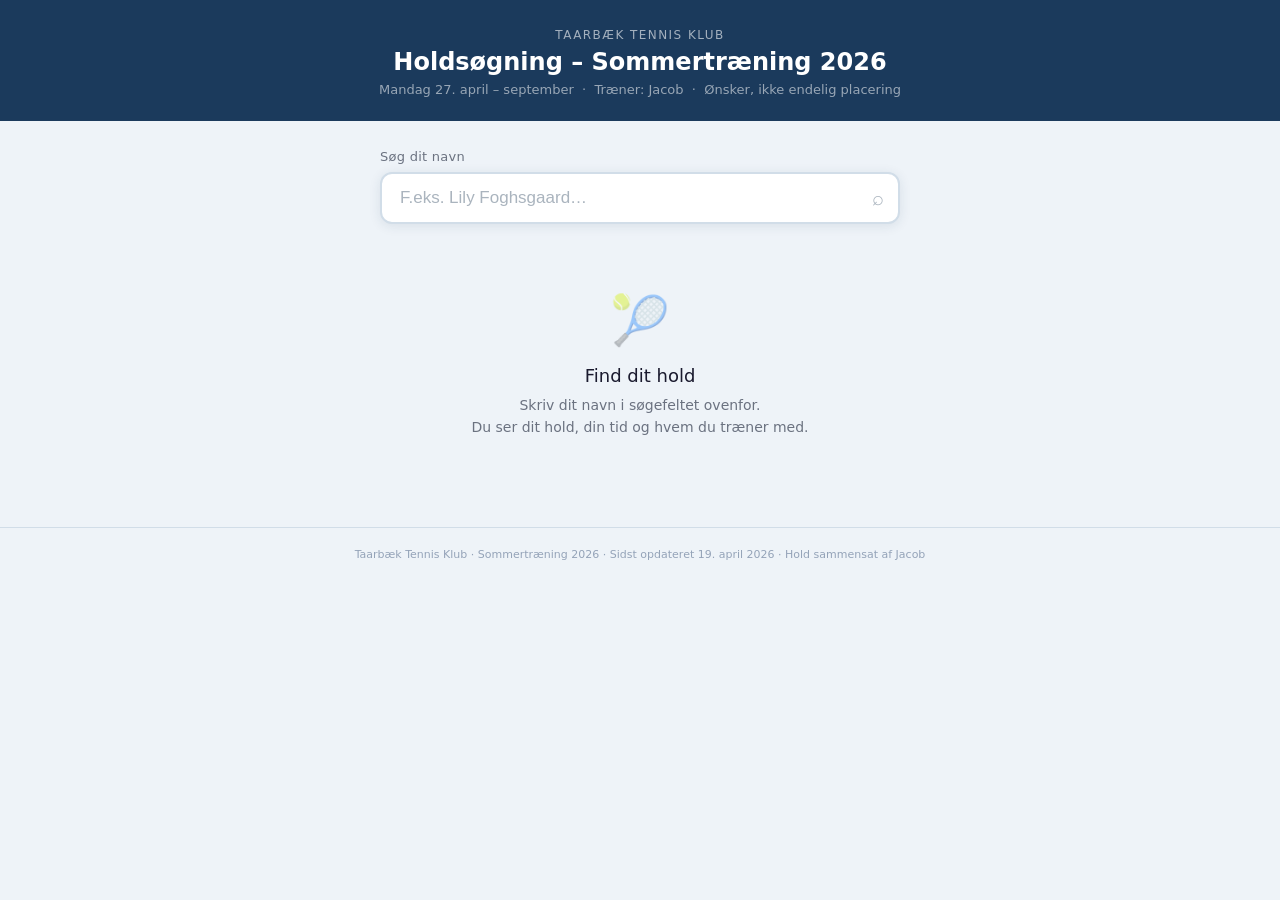
<file: TTK_Holdsoegning_TEST.html>
<!DOCTYPE html>
<html lang="da">
<head>
<meta charset="UTF-8">
<meta name="viewport" content="width=device-width, initial-scale=1.0, maximum-scale=1.0, user-scalable=no">
<title>Taarbæk Tennis Klub – Holdsøgning 2026</title>
<style>
  :root {
    --navy: #1B3A5C;
    --blue: #2E6DA4;
    --blue-light: #5BA3D9;
    --u8-bg: #D6EFFF; --u8-fg: #0A4A7A; --u8-border: #0A4A7A;
    --u10-bg: #D5F0E8; --u10-fg: #0A4A2A; --u10-border: #0A4A2A;
    --u12-bg: #FFF3D6; --u12-fg: #7A4A0A; --u12-border: #7A4A0A;
    --u14-bg: #F0D6FF; --u14-fg: #4A0A7A; --u14-border: #4A0A7A;
    --open-bg: #F0F0F0; --open-fg: #444; --open-border: #888;
    --red: #C0392B;
    --text: #1a1a2e;
    --muted: #6b7280;
    --border: #d1dde8;
    --surface: #f8fafc;
    --white: #ffffff;
    --radius: 12px;
    --shadow: 0 2px 12px rgba(27,58,92,.10);
    --shadow-lg: 0 8px 32px rgba(27,58,92,.14);
  }

  * { box-sizing: border-box; margin: 0; padding: 0; }

  body {
    font-family: -apple-system, BlinkMacSystemFont, 'Segoe UI', system-ui, sans-serif;
    background: #eef3f8;
    color: var(--text);
    min-height: 100vh;
  }

  /* ── Header ── */
  .site-header {
    background: var(--navy);
    padding: 28px 24px 24px;
    text-align: center;
  }
  .site-header .club-name {
    color: rgba(255,255,255,.6);
    font-size: 12px;
    font-weight: 500;
    letter-spacing: .12em;
    text-transform: uppercase;
    margin-bottom: 6px;
  }
  .site-header h1 {
    color: #fff;
    font-size: 24px;
    font-weight: 600;
    margin-bottom: 6px;
  }
  .site-header .subtitle {
    color: rgba(255,255,255,.55);
    font-size: 13px;
  }

  /* ── Search box ── */
  .search-wrap {
    max-width: 560px;
    margin: 0 auto;
    padding: 28px 20px 0;
  }
  .search-label {
    display: block;
    font-size: 13px;
    font-weight: 500;
    color: var(--muted);
    margin-bottom: 8px;
    letter-spacing: .02em;
  }
  .search-box {
    position: relative;
  }
  .search-box input {
    width: 100%;
    padding: 14px 48px 14px 18px;
    font-size: 17px;
    border: 2px solid var(--border);
    border-radius: var(--radius);
    background: var(--white);
    color: var(--text);
    outline: none;
    transition: border-color .15s, box-shadow .15s;
    box-shadow: var(--shadow);
  }
  .search-box input:focus {
    border-color: var(--blue);
    box-shadow: 0 0 0 3px rgba(46,109,164,.15);
  }
  .search-box input::placeholder { color: #aab4be; }
  .search-icon {
    position: absolute;
    right: 16px;
    top: 50%;
    transform: translateY(-50%);
    color: #aab4be;
    font-size: 20px;
    pointer-events: none;
  }

  /* ── Suggestions dropdown ── */
  .suggestions {
    background: var(--white);
    border: 1px solid var(--border);
    border-top: none;
    border-radius: 0 0 var(--radius) var(--radius);
    box-shadow: var(--shadow-lg);
    max-height: 260px;
    overflow-y: auto;
    display: none;
    position: relative;
    z-index: 10;
  }
  .suggestions.visible { display: block; }
  .suggestion-item {
    padding: 12px 18px;
    cursor: pointer;
    border-bottom: 1px solid #f0f4f8;
    display: flex;
    align-items: center;
    gap: 10px;
    transition: background .1s;
  }
  .suggestion-item:last-child { border-bottom: none; }
  .suggestion-item:hover, .suggestion-item.focused { background: #eef5fc; }
  .suggestion-name { font-size: 15px; font-weight: 500; }
  .suggestion-meta { font-size: 12px; color: var(--muted); margin-left: auto; white-space: nowrap; }
  .suggestion-avatar {
    width: 32px; height: 32px; border-radius: 50%;
    background: var(--blue); color: #fff;
    display: flex; align-items: center; justify-content: center;
    font-size: 12px; font-weight: 700; flex-shrink: 0;
  }
  .no-results-drop {
    padding: 16px 18px;
    color: var(--muted);
    font-size: 14px;
    text-align: center;
  }

  /* ── Results area ── */
  .results {
    max-width: 680px;
    margin: 20px auto 40px;
    padding: 0 20px;
  }

  /* Unplaced warning */
  .unplaced-card {
    background: #fff5f5;
    border: 1.5px solid #f5c6c6;
    border-left: 5px solid var(--red);
    border-radius: var(--radius);
    padding: 18px 20px;
    margin-bottom: 16px;
  }
  .unplaced-card .uc-title {
    font-size: 15px; font-weight: 600; color: var(--red);
    margin-bottom: 6px; display: flex; align-items: center; gap: 8px;
  }
  .unplaced-card .uc-body { font-size: 13px; color: #7f1d1d; line-height: 1.6; }

  /* Result player card */
  .player-card {
    background: var(--white);
    border-radius: var(--radius);
    box-shadow: var(--shadow-lg);
    overflow: hidden;
    margin-bottom: 20px;
  }
  .pc-top {
    background: var(--navy);
    padding: 18px 22px;
    display: flex;
    align-items: center;
    gap: 14px;
  }
  .pc-avatar {
    width: 48px; height: 48px; border-radius: 50%;
    background: rgba(255,255,255,.15);
    display: flex; align-items: center; justify-content: center;
    font-size: 18px; font-weight: 700; color: #fff; flex-shrink: 0;
    border: 2px solid rgba(255,255,255,.3);
  }
  .pc-name { color: #fff; font-size: 18px; font-weight: 600; }
  .pc-timer { color: rgba(255,255,255,.6); font-size: 13px; margin-top: 2px; }
  .pc-price {
    margin-left: auto; text-align: right;
    color: rgba(255,255,255,.5); font-size: 11px;
  }
  .pc-price strong { display: block; color: #fff; font-size: 16px; }

  /* Hold rows */
  .holds-section { padding: 0; }
  .hold-row {
    border-bottom: 1px solid var(--border);
    overflow: hidden;
  }
  .hold-row:last-child { border-bottom: none; }

  /* Big hero banner per hold */
  .hold-hero {
    display: flex;
    align-items: stretch;
    min-height: 90px;
  }
  .hold-color-bar { width: 8px; flex-shrink: 0; }

  .hold-number-block {
    display: flex;
    flex-direction: column;
    align-items: center;
    justify-content: center;
    padding: 16px 20px;
    min-width: 110px;
    border-right: 1px solid rgba(0,0,0,.07);
  }
  .hold-number-label {
    font-size: 10px; font-weight: 600; letter-spacing: .1em;
    text-transform: uppercase; opacity: .6; margin-bottom: 4px;
  }
  .hold-number-big {
    font-size: 40px; font-weight: 800; line-height: 1;
  }
  .age-pill {
    font-size: 9px; font-weight: 700; padding: 3px 8px;
    border-radius: 20px; margin-top: 6px;
  }

  .hold-details {
    flex: 1;
    padding: 14px 18px;
    display: flex;
    flex-direction: column;
    justify-content: center;
    gap: 6px;
  }
  .hold-day-time {
    display: flex; align-items: center; gap: 10px; flex-wrap: wrap;
  }
  .day-chip {
    font-size: 15px; font-weight: 700; color: var(--navy);
  }
  .time-chip {
    font-size: 14px; font-weight: 600;
    background: var(--navy); color: #fff;
    padding: 4px 12px; border-radius: 20px;
  }
  .wish-tag {
    font-size: 10px; color: var(--muted); font-style: italic;
    padding: 2px 8px; border-radius: 10px;
    background: #f0f4f8; border: 1px solid var(--border);
  }
  .hold-info { flex: 1; padding: 0 18px 14px; }

  /* Group members */
  .group-label {
    font-size: 11px; font-weight: 600; color: var(--muted);
    text-transform: uppercase; letter-spacing: .06em;
    margin-bottom: 8px;
  }
  .member-chips { display: flex; flex-wrap: wrap; gap: 6px; }
  .member-chip {
    display: flex; align-items: center; gap: 6px;
    background: var(--surface); border: 1px solid var(--border);
    border-radius: 20px; padding: 4px 10px 4px 6px;
    font-size: 12px; cursor: pointer; transition: background .1s;
  }
  .member-chip:hover { background: #dbeafe; border-color: #93c5fd; }
  .member-chip .chip-av {
    width: 20px; height: 20px; border-radius: 50%;
    background: var(--blue); color: #fff;
    display: flex; align-items: center; justify-content: center;
    font-size: 8px; font-weight: 700; flex-shrink: 0;
  }
  .member-chip.self {
    background: #dbeafe; border-color: var(--blue);
    font-weight: 600;
  }
  .member-chip.self .chip-av { background: var(--navy); }
  .empty-group { font-size: 12px; color: var(--muted); font-style: italic; }

  /* Empty / initial state */
  .state-empty {
    text-align: center;
    padding: 48px 20px;
    color: var(--muted);
  }
  .state-empty .big-icon { font-size: 48px; margin-bottom: 16px; opacity: .4; }
  .state-empty h2 { font-size: 18px; color: var(--text); margin-bottom: 8px; font-weight: 500; }
  .state-empty p { font-size: 14px; line-height: 1.6; }

  /* Footer */
  .site-footer {
    text-align: center;
    padding: 20px;
    font-size: 11px;
    color: #94a3b8;
    border-top: 1px solid var(--border);
    margin-top: 20px;
  }

  /* Back button */
  .back-btn {
    display: none;
    align-items: center;
    gap: 8px;
    background: var(--white);
    border: 1.5px solid var(--border);
    border-radius: 8px;
    padding: 9px 18px;
    font-size: 13px;
    font-weight: 500;
    color: var(--navy);
    cursor: pointer;
    margin: 14px auto 0;
    max-width: 560px;
    width: calc(100% - 40px);
    transition: all .15s;
  }
  .back-btn:hover { background: #eef5fc; border-color: var(--blue); color: var(--blue); }
  .back-btn.visible { display: flex; }

  /* ag color helpers */
  .ag-u8   .hold-color-bar { background: var(--u8-border); }
  .ag-u10  .hold-color-bar { background: var(--u10-border); }
  .ag-u12  .hold-color-bar { background: var(--u12-border); }
  .ag-u14  .hold-color-bar { background: var(--u14-border); }
  .ag-open .hold-color-bar { background: var(--open-border); }

  .ag-u8   .hold-number-block { background: var(--u8-bg); color: var(--u8-fg); }
  .ag-u10  .hold-number-block { background: var(--u10-bg); color: var(--u10-fg); }
  .ag-u12  .hold-number-block { background: var(--u12-bg); color: var(--u12-fg); }
  .ag-u14  .hold-number-block { background: var(--u14-bg); color: var(--u14-fg); }
  .ag-open .hold-number-block { background: var(--open-bg); color: var(--open-fg); }

  .ag-u8  .age-pill { background: var(--u8-fg); color: var(--u8-bg); }
  .ag-u10 .age-pill { background: var(--u10-fg); color: var(--u10-bg); }
  .ag-u12 .age-pill { background: var(--u12-fg); color: var(--u12-bg); }
  .ag-u14 .age-pill { background: var(--u14-fg); color: var(--u14-bg); }
  .ag-open .age-pill { background: var(--open-border); color: #fff; }

  @media (max-width: 480px) {
    .site-header h1 { font-size: 20px; }
    .pc-name { font-size: 16px; }
    .hold-info-top { gap: 6px; }
  }
</style>
</head>
<body>

<div class="site-header">
  <div class="club-name">Taarbæk Tennis Klub</div>
  <h1>Holdsøgning – Sommertræning 2026</h1>
  <div class="subtitle">Mandag 27. april – september &nbsp;·&nbsp; Træner: Jacob &nbsp;·&nbsp; Ønsker, ikke endelig placering</div>
</div>

<div class="search-wrap">
  <label class="search-label" for="search-input">Søg dit navn</label>
  <div class="search-box">
    <input type="text" id="search-input" placeholder="F.eks. Lily Foghsgaard…" autocomplete="off" spellcheck="false">
    <span class="search-icon">⌕</span>
  </div>
  <div class="suggestions" id="suggestions"></div>
</div>

<div class="results" id="results">
  <div class="state-empty">
    <div class="big-icon">🎾</div>
    <h2>Find dit hold</h2>
    <p>Skriv dit navn i søgefeltet ovenfor.<br>Du ser dit hold, din tid og hvem du træner med.</p>
  </div>
</div>

<button class="back-btn" id="back-btn" onclick="goBack()">← Søg igen</button>

<div class="site-footer">
  Taarbæk Tennis Klub · Sommertræning 2026 · Sidst opdateret 19. april 2026 · Hold sammensat af Jacob
</div>

<script>
// ── Data ──────────────────────────────────────────────────────────────────────
const holdInfo = {
  1:{day:"Mandag",slot:"15:00–16:00",ag:"U8/U10",cl:"ag-u8"},
  2:{day:"Mandag",slot:"15:00–16:00",ag:"U8/U10",cl:"ag-u8"},
  3:{day:"Mandag",slot:"15:00–16:00",ag:"U10/U12",cl:"ag-u10"},
  4:{day:"Mandag",slot:"16:00–17:00",ag:"U12/U14",cl:"ag-u12"},
  5:{day:"Mandag",slot:"16:00–17:00",ag:"U12/U14",cl:"ag-u12"},
  6:{day:"Mandag",slot:"16:00–17:00",ag:"U14/Ungsenior",cl:"ag-u14"},
  7:{day:"Mandag",slot:"17:00–18:00",ag:"U14/Ungsenior",cl:"ag-u14"},
  8:{day:"Mandag",slot:"17:00–18:00",ag:"U14/Ungsenior",cl:"ag-u14"},
  9:{day:"Mandag",slot:"17:00–18:00",ag:"U14/Ungsenior",cl:"ag-u14"},
  10:{day:"Tirsdag",slot:"15:00–16:00",ag:"U8/U10",cl:"ag-u8"},
  11:{day:"Tirsdag",slot:"15:00–16:00",ag:"U8/U10",cl:"ag-u8"},
  12:{day:"Tirsdag",slot:"15:00–16:00",ag:"U10/U12",cl:"ag-u10"},
  13:{day:"Tirsdag",slot:"16:00–17:00",ag:"U12/U14",cl:"ag-u12"},
  14:{day:"Tirsdag",slot:"16:00–17:00",ag:"U12/U14",cl:"ag-u12"},
  15:{day:"Tirsdag",slot:"16:00–17:00",ag:"U14/Ungsenior",cl:"ag-u14"},
  16:{day:"Tirsdag",slot:"17:00–18:00",ag:"U14/Ungsenior",cl:"ag-u14"},
  17:{day:"Tirsdag",slot:"17:00–18:00",ag:"U14/Ungsenior",cl:"ag-u14"},
  18:{day:"Tirsdag",slot:"17:00–18:00",ag:"U14/Ungsenior",cl:"ag-u14"},
  19:{day:"Onsdag",slot:"15:00–16:00",ag:"U8/U10",cl:"ag-u8"},
  20:{day:"Onsdag",slot:"15:00–16:00",ag:"U8/U10",cl:"ag-u8"},
  21:{day:"Onsdag",slot:"15:00–16:00",ag:"U10/U12",cl:"ag-u10"},
  22:{day:"Onsdag",slot:"16:00–17:00",ag:"U12/U14",cl:"ag-u12"},
  23:{day:"Onsdag",slot:"16:00–17:00",ag:"U12/U14",cl:"ag-u12"},
  24:{day:"Onsdag",slot:"16:00–17:00",ag:"U14/Ungsenior",cl:"ag-u14"},
  25:{day:"Onsdag",slot:"17:00–18:00",ag:"U14/Ungsenior",cl:"ag-u14"},
  26:{day:"Onsdag",slot:"17:00–18:00",ag:"U14/Ungsenior",cl:"ag-u14"},
  27:{day:"Onsdag",slot:"17:00–18:00",ag:"U14/Ungsenior",cl:"ag-u14"},
  28:{day:"Torsdag",slot:"15:00–16:00",ag:"U8/U10",cl:"ag-u8"},
  29:{day:"Torsdag",slot:"15:00–16:00",ag:"U8/U10",cl:"ag-u8"},
  30:{day:"Torsdag",slot:"15:00–16:00",ag:"U10/U12",cl:"ag-u10"},
  31:{day:"Torsdag",slot:"16:00–17:00",ag:"U12/U14",cl:"ag-u12"},
  32:{day:"Torsdag",slot:"16:00–17:00",ag:"U12/U14",cl:"ag-u12"},
  33:{day:"Torsdag",slot:"16:00–17:00",ag:"U14/Ungsenior",cl:"ag-u14"},
  34:{day:"Torsdag",slot:"17:00–18:00",ag:"U14/Ungsenior",cl:"ag-u14"},
  35:{day:"Torsdag",slot:"17:00–18:00",ag:"U14/Ungsenior",cl:"ag-u14"},
  36:{day:"Torsdag",slot:"17:00–18:00",ag:"U14/Ungsenior",cl:"ag-u14"},
  37:{day:"Fredag",slot:"15:00–16:00",ag:"Open",cl:"ag-open"},
  38:{day:"Fredag",slot:"15:00–16:00",ag:"Open",cl:"ag-open"},
  39:{day:"Fredag",slot:"15:00–16:00",ag:"Open",cl:"ag-open"},
  40:{day:"Fredag",slot:"16:00–17:00",ag:"Open",cl:"ag-open"},
  41:{day:"Fredag",slot:"16:00–17:00",ag:"Open",cl:"ag-open"},
  42:{day:"Fredag",slot:"16:00–17:00",ag:"Open",cl:"ag-open"},
};

const schedule = {
  man:{slots:[
    {time:"15:00–16:00",holds:[1,2,3]},
    {time:"16:00–17:00",holds:[4,5,6]},
    {time:"17:00–18:00",holds:[7,8,9]},
  ]},
  tir:{slots:[
    {time:"15:00–16:00",holds:[10,11,12]},
    {time:"16:00–17:00",holds:[13,14,15]},
    {time:"17:00–18:00",holds:[16,17,18]},
  ]},
  ons:{slots:[
    {time:"15:00–16:00",holds:[19,20,21]},
    {time:"16:00–17:00",holds:[22,23,24]},
    {time:"17:00–18:00",holds:[25,26,27]},
  ]},
  tor:{slots:[
    {time:"15:00–16:00",holds:[28,29,30]},
    {time:"16:00–17:00",holds:[31,32,33]},
    {time:"17:00–18:00",holds:[34,35,36]},
  ]},
  fre:{slots:[
    {time:"15:00–16:00",holds:[37,38,39]},
    {time:"16:00–17:00",holds:[40,41,42]},
  ]},
};

const dayKeyMap = {Mandag:"man",Tirsdag:"tir",Onsdag:"ons",Torsdag:"tor",Fredag:"fre"};

const players = [
  {navn:"Svend Bjerg Boserup",timer:1,pris:600,holds:[1,2],dw:[]},
  {navn:"Ro Skov Andersen",timer:1,pris:600,holds:[19,20,37,38,39,40,41,42],dw:[]},
  {navn:"Wilma Barrit Christensen",timer:1,pris:600,holds:[],dw:[],unplaced:true},
  {navn:"Valde Bentzen",timer:1,pris:600,holds:[1,2],dw:[]},
  {navn:"Agnes Hvidsten Daugaard",timer:1,pris:600,holds:[],dw:["man-15:00–16:00","tir-15:00–16:00","ons-15:00–16:00","fre-15:00–16:00"]},
  {navn:"Caroline Bodholdt",timer:1,pris:600,holds:[],dw:["tir-15:00–16:00","tir-16:00–17:00"]},
  {navn:"Iben Hviid-Westergaard",timer:1,pris:600,holds:[1,2,10,11],dw:[]},
  {navn:"Oliver Bangsgaard",timer:1,pris:600,holds:[1,2],dw:[]},
  {navn:"Elin Falkenberg",timer:1,pris:600,holds:[1,2,3],dw:[]},
  {navn:"Elisabeth Kjøller-Hansen",timer:1,pris:600,holds:[1,2,3],dw:[]},
  {navn:"Frederik Bødker",timer:1,pris:600,holds:[4,5],dw:[]},
  {navn:"Mark Oscar Bondar",timer:1,pris:600,holds:[1,2,19,20],dw:[]},
  {navn:"Ellinor Maribo-Barming",timer:1,pris:600,holds:[4,5,22,23],dw:[]},
  {navn:"Lily Foghsgaard",timer:1,pris:600,holds:[7,8,9],dw:[]},
  {navn:"Kaia Nordang",timer:1,pris:600,holds:[7,8,9],dw:[]},
  {navn:"Eddie Baun-Søgaard",timer:1,pris:600,holds:[],dw:["man-15:00–16:00","tir-15:00–16:00"]},
  {navn:"Rita Gundtoft",timer:1,pris:600,holds:[2,3],dw:[]},
  {navn:"Frida Læssøe Stephensen",timer:1,pris:600,holds:[21],dw:["ons-16:00–17:00"]},
  {navn:"Betty Falbert",timer:1,pris:600,holds:[19,20,21],dw:[]},
  {navn:"Stella Rye",timer:1,pris:600,holds:[],dw:[],unplaced:true},
  {navn:"Ellie Tranberg Sandvik",timer:1,pris:600,holds:[],dw:["ons-15:00–16:00","ons-16:00–17:00","fre-15:00–16:00","fre-16:00–17:00"]},
  {navn:"Herbert Asbæk",timer:1,pris:600,holds:[4,5,6,7,8,9],dw:[]},
  {navn:"Svend Gundtoft",timer:1,pris:600,holds:[6,7,8,9],dw:[]},
  {navn:"Marcus Espenhein Berg",timer:1,pris:600,holds:[4,5,6],dw:[]},
  {navn:"Erik Otto Frikke Holdt",timer:1,pris:600,holds:[4,5,6],dw:[]},
  {navn:"Sonja Frikke Holdt",timer:1,pris:600,holds:[],dw:["tir-15:00–16:00","tir-16:00–17:00"]},
  {navn:"Marlowe Bergsøe Morgan",timer:1,pris:600,holds:[],dw:["tir-15:00–16:00","tir-16:00–17:00"]},
  {navn:"Theodor Nehammer Thorsell",timer:1,pris:600,holds:[10],dw:["man-15:00–16:00"]},
  {navn:"Caia Emmy Vilfort Thomsen",timer:1,pris:600,holds:[],dw:["tir-15:00–16:00","tir-16:00–17:00"]},
  {navn:"Margrethe Veel Haahr",timer:1,pris:600,holds:[],dw:["tir-16:00–17:00"]},
  {navn:"Anker Bjørnshave Madsen",timer:1,pris:600,holds:[1,2,10,11,19,20],dw:[]},
  {navn:"Viola Bjørnshave Madsen",timer:1,pris:600,holds:[],dw:["tir-15:00–16:00"]},
  {navn:"Kalle Kolringen",timer:1,pris:600,holds:[],dw:["man-15:00–16:00","man-16:00–17:00"]},
  {navn:"Felix Kolringen",timer:1,pris:600,holds:[4,5,6],dw:[]},
  {navn:"Anker Dahl Bentzen",timer:1,pris:600,holds:[6],dw:[]},
  {navn:"Sophia Søbæk",timer:1,pris:600,holds:[],dw:["ons-16:00–17:00","ons-17:00–18:00"]},
  {navn:"Kai Bille Ebsen",timer:1,pris:600,holds:[],dw:[],unplaced:true},
  {navn:"Josefine Haugaard Sørensen",timer:1,pris:600,holds:[],dw:["ons-16:00–17:00"]},
  {navn:"Selma Marie Ravn Hansen",timer:1,pris:600,holds:[],dw:["ons-16:00–17:00"]},
  {navn:"Filip Emil Bjerre Ejstrup",timer:1,pris:600,holds:[37,38,39,40,41,42],dw:[]},
  {navn:"Edith Hviid-Westergaard",timer:1,pris:600,holds:[],dw:["tor-15:00–16:00"]},
  {navn:"Sally Van Leeuwen",timer:1,pris:600,holds:[],dw:["ons-15:00–16:00","ons-16:00–17:00","ons-17:00–18:00"]},
  {navn:"Vincent Pambi Deleuran",timer:1,pris:600,holds:[40],dw:[]},
  {navn:"Anna Kruse Simonsen",timer:1,pris:600,holds:[40,41],dw:[]},
  {navn:"Viggo Løfberg",timer:1,pris:600,holds:[40,41],dw:[]},
  {navn:"Frida Falbert",timer:1,pris:600,holds:[40,41],dw:[]},
  {navn:"Gustav Brønd Ejstrup",timer:1,pris:600,holds:[37,38,39,40,41,42],dw:[]},
  {navn:"Emmie Frahm",timer:1,pris:600,holds:[],dw:[],unplaced:true},
  {navn:"Robert Emborg Graabæk",timer:1,pris:600,holds:[15,16,17,18,33,34,35,36],dw:[]},
  {navn:"Magnus Hvidsten Daugaard",timer:2,pris:900,holds:[],dw:["man-15:00–16:00","tir-15:00–16:00","tor-15:00–16:00"]},
  {navn:"Julian Mora Peersen",timer:2,pris:900,holds:[],dw:[],unplaced:true},
  {navn:"Hamilton von der Heide",timer:2,pris:900,holds:[],dw:["man-16:00–17:00","fre-15:00–16:00","fre-16:00–17:00"]},
  {navn:"August Stage",timer:2,pris:900,holds:[10,28],dw:[]},
  {navn:"Frederik Jul-Rasmussen",timer:2,pris:900,holds:[],dw:["ons-16:00–17:00","fre-16:00–17:00"]},
  {navn:"Julie Kuur de la Porte",timer:2,pris:900,holds:[24,25],dw:[]},
  {navn:"Eske Victor Mikkelsen Klewe",timer:2,pris:900,holds:[13,14,15,31,32,33],dw:[]},
  {navn:"Ella Asta Mørck Gjeraa",timer:2,pris:900,holds:[24,25],dw:[]},
  {navn:"Isabel Laursen",timer:2,pris:900,holds:[24,25],dw:[]},
  {navn:"Barbara Buchhave Breiter",timer:2,pris:900,holds:[],dw:["man-15:00–16:00","man-16:00–17:00","ons-15:00–16:00","ons-16:00–17:00","tor-15:00–16:00","tor-16:00–17:00"]},
  {navn:"Amelia Uldahl",timer:2,pris:900,holds:[2,3,4,21,22,23,30,31,32],dw:[]},
  {navn:"Matteo Wittendorff Jensen",timer:2,pris:900,holds:[],dw:["ons-15:00–16:00","ons-16:00–17:00","fre-15:00–16:00","fre-16:00–17:00"]},
  {navn:"Carl-Christian Fredslund",timer:2,pris:900,holds:[4,5,7,8,9],dw:[]},
  {navn:"James Lago Christiansen",timer:2,pris:900,holds:[],dw:[],unplaced:true},
  {navn:"Carl-Christian Olsen",timer:2,pris:900,holds:[13,14,31,32],dw:[]},
  {navn:"Vera Edith Ituri Højland",timer:2,pris:900,holds:[10,11,28,29],dw:[]},
  {navn:"Hamilton Georg Krone Bertelsen",timer:2,pris:900,holds:[10,28],dw:[]},
  {navn:"Ella Alberte Thyge Urban",timer:3,pris:1100,holds:[6,33,34],dw:[]},
  {navn:"Noah Elia Bakka Giustiniani",timer:3,pris:1100,holds:[],dw:[],unplaced:true},
  {navn:"Ray Nicolai Bakka Giustiniani",timer:3,pris:1100,holds:[],dw:[],unplaced:true},
  {navn:"Fie-Amalie Dyrholm Kristiansen",timer:3,pris:1100,holds:[6,7,8,9,33,34,35,36],dw:[]},
  {navn:"Fanny Marie Lunn",timer:3,pris:1100,holds:[],dw:["man-15:00–16:00","tir-15:00–16:00","ons-15:00–16:00","fre-15:00–16:00"]},
  {navn:"Morits Jørgensen",timer:3,pris:1100,holds:[],dw:["tir-15:00–16:00","tir-16:00–17:00","ons-15:00–16:00","ons-16:00–17:00","tor-15:00–16:00","tor-16:00–17:00","fre-15:00–16:00","fre-16:00–17:00"]},
  {navn:"Alberte Kiær Pedersen",timer:3,pris:1100,holds:[],dw:["ons-16:00–17:00","ons-17:00–18:00"]},
  {navn:"Asger Elias Wolf Kølle",timer:3,pris:1100,holds:[],dw:[],unplaced:true,note:"3 gange om ugen – ingen dag/hold angivet"},
  {navn:"Storm Jonathan Wolf Kølle",timer:3,pris:1100,holds:[],dw:[],unplaced:true,note:"3 gange om ugen – ingen dag/hold angivet"},
];

// ── Assignments injected server-side by Apps Script ──────────────────────────
// ASSIGNMENTS_PLACEHOLDER is replaced by Apps Script with actual data
const assignments = {"Wilma Barrit Christensen": 42};

// Build hold→players map
const holdMap = {};
for(let i=1;i<=42;i++) holdMap[i]=[];

players.forEach(p => {
  if(p.unplaced) return;
  if(p.holds.length > 0){
    p.holds.forEach(h => holdMap[h].push({navn:p.navn, wish:false}));
  } else {
    p.dw.forEach(key => {
      const [dk, slot] = key.split(/-(?=\d)/);
      const dayData = schedule[dk];
      if(!dayData) return;
      const s = dayData.slots.find(s => s.time === slot);
      if(!s) return;
      s.holds.forEach(h => holdMap[h].push({navn:p.navn, wish:true}));
    });
  }
});

// Get holds for a player
function getPlayerHolds(p) {
  const result = [];
  if(p.holds.length > 0){
    p.holds.forEach(h => result.push({nr:h, wish:false}));
  } else {
    p.dw.forEach(key => {
      const [dk, slot] = key.split(/-(?=\d)/);
      const dayData = schedule[dk];
      if(!dayData) return;
      const s = dayData.slots.find(s => s.time === slot);
      if(!s) return;
      s.holds.forEach(h => result.push({nr:h, wish:true}));
    });
  }
  // Deduplicate
  const seen = new Set();
  return result.filter(r => { if(seen.has(r.nr)) return false; seen.add(r.nr); return true; });
}

function initials(name) {
  return name.split(' ').slice(0,2).map(w=>w[0]).join('').toUpperCase();
}

function timerLabel(t) {
  return t === 1 ? '1 time om ugen' : t === 2 ? '2 timer om ugen' : '3 timer om ugen';
}

// ── Search logic ──────────────────────────────────────────────────────────────
const input = document.getElementById('search-input');
const suggestionsEl = document.getElementById('suggestions');
const resultsEl = document.getElementById('results');
let focusedIdx = -1;
let filteredPlayers = [];

function normalize(str) {
  return str.toLowerCase()
    .replace(/æ/g,'ae').replace(/ø/g,'oe').replace(/å/g,'aa')
    .replace(/é/g,'e').replace(/ü/g,'u');
}

input.addEventListener('input', () => {
  const q = input.value.trim();
  focusedIdx = -1;
  if(q.length < 2){ suggestionsEl.innerHTML=''; suggestionsEl.classList.remove('visible'); return; }
  const nq = normalize(q);
  filteredPlayers = players.filter(p => normalize(p.navn).includes(nq));
  renderSuggestions(filteredPlayers, q);
});

input.addEventListener('keydown', e => {
  const items = suggestionsEl.querySelectorAll('.suggestion-item');
  if(e.key === 'ArrowDown'){ e.preventDefault(); focusedIdx = Math.min(focusedIdx+1, items.length-1); updateFocus(items); }
  else if(e.key === 'ArrowUp'){ e.preventDefault(); focusedIdx = Math.max(focusedIdx-1, 0); updateFocus(items); }
  else if(e.key === 'Enter' && focusedIdx >= 0){ items[focusedIdx].click(); }
  else if(e.key === 'Escape'){ suggestionsEl.classList.remove('visible'); }
});

document.addEventListener('click', e => {
  if(!e.target.closest('.search-wrap')) suggestionsEl.classList.remove('visible');
});

function updateFocus(items) {
  items.forEach((item, i) => item.classList.toggle('focused', i === focusedIdx));
  if(items[focusedIdx]) items[focusedIdx].scrollIntoView({block:'nearest'});
}

function renderSuggestions(list, q) {
  if(!list.length){
    suggestionsEl.innerHTML = `<div class="no-results-drop">Ingen spillere fundet for "${q}"</div>`;
    suggestionsEl.classList.add('visible');
    return;
  }
  suggestionsEl.innerHTML = list.slice(0,8).map((p,i) => `
    <div class="suggestion-item" data-idx="${i}" onclick="selectPlayer('${p.navn.replace(/'/g,"\\'")}')">
      <div class="suggestion-avatar">${initials(p.navn)}</div>
      <span class="suggestion-name">${highlight(p.navn, q)}</span>
      <span class="suggestion-meta">${timerLabel(p.timer)} · ${p.pris} kr</span>
    </div>`).join('');
  suggestionsEl.classList.add('visible');
}

function highlight(name, q) {
  const re = new RegExp(`(${q.replace(/[.*+?^${}()|[\]\\]/g,'\\$&')})`, 'gi');
  return name.replace(re, '<strong>$1</strong>');
}

function selectPlayer(navn) {
  const p = players.find(x => x.navn === navn);
  if(!p) return;
  input.value = p.navn;
  suggestionsEl.classList.remove('visible');
  renderResult(p);
  document.getElementById('back-btn').classList.add('visible');
  window.scrollTo({top: 0, behavior: 'smooth'});
}

function goBack() {
  input.value = '';
  input.focus();
  document.getElementById('back-btn').classList.remove('visible');
  resultsEl.innerHTML = `
    <div class="state-empty">
      <div class="big-icon">🎾</div>
      <h2>Find dit hold</h2>
      <p>Skriv dit navn i søgefeltet ovenfor.<br>Du ser dit hold, din tid og hvem du træner med.</p>
    </div>`;
}

// ── Result card ───────────────────────────────────────────────────────────────
function renderResult(p) {
  // Live assignment from Sheets takes priority over everything
  const assignedHold = assignments[p.navn] || null;

  // Player has no assignment yet
  if(!assignedHold){
    resultsEl.innerHTML = `
      <div class="player-card">
        <div class="pc-top">
          <div class="pc-avatar">${initials(p.navn)}</div>
          <div>
            <div class="pc-name">${p.navn}</div>
            <div class="pc-timer">${timerLabel(p.timer)}</div>
          </div>
          <div class="pc-price"><strong>${p.pris} kr</strong>træning/sæson</div>
        </div>
      </div>
      <div class="unplaced-card">
        <div class="uc-title">⚠ Afventer holdplacering</div>
        <div class="uc-body">${p.navn} er endnu ikke tildelt et hold.<br><br>${p.note || 'Kontakt Jacob for at få tildelt et hold.'}</div>
      </div>`;
    return;
  }

  // Player has a confirmed assignment — show only that hold
  const confirmedHolds = [{nr: assignedHold, wish: false}];

  const holdRows = confirmedHolds.map(({nr, wish}) => {
    const info = holdInfo[nr];
    const members = (holdMap[nr] || []).filter(m => m.navn !== p.navn);
    const memberChips = members.length
      ? members.map(m => `
          <div class="member-chip" onclick="selectPlayer('${m.navn.replace(/'/g,"\\'")}')">
            <div class="chip-av">${initials(m.navn)}</div>
            ${m.navn}${m.wish ? ' <span style="opacity:.5;font-size:10px">(ønske)</span>' : ''}
          </div>`).join('')
      : `<div class="empty-group">Ingen andre spillere har ønsket dette hold endnu</div>`;

    return `
      <div class="hold-row ${info.cl}">
        <div class="hold-hero">
          <div class="hold-color-bar"></div>
          <div class="hold-number-block">
            <div class="hold-number-label">Hold</div>
            <div class="hold-number-big">${nr}</div>
            <span class="age-pill">${info.ag}</span>
          </div>
          <div class="hold-details">
            <div class="hold-day-time">
              <span class="day-chip">${info.day}</span>
              <span class="time-chip">${info.slot}</span>
              ${wish ? '<span class="wish-tag">dag-ønske</span>' : ''}
            </div>
          </div>
        </div>
        <div class="hold-info">
          <div class="group-label">Øvrige spillere på dette hold</div>
          <div class="member-chips">${memberChips}</div>
        </div>
      </div>`;
  }).join('');

  resultsEl.innerHTML = `
    <div class="player-card">
      <div class="pc-top">
        <div class="pc-avatar">${initials(p.navn)}</div>
        <div>
          <div class="pc-name">${p.navn}</div>
          <div class="pc-timer">${timerLabel(p.timer)}</div>
        </div>
        <div class="pc-price"><strong>${p.pris} kr</strong>træning/sæson</div>
      </div>
      <div class="holds-section">${holdRows}</div>
    </div>
    <div style="font-size:11px;color:#94a3b8;text-align:center;margin-top:8px">
      Klik på en holdkammerats navn for at se deres holdoversigt &nbsp;·&nbsp; Kursiv = dag-ønske uden specifikt holdnummer
    </div>`;
}

</script>
</body>
</html>
</file>
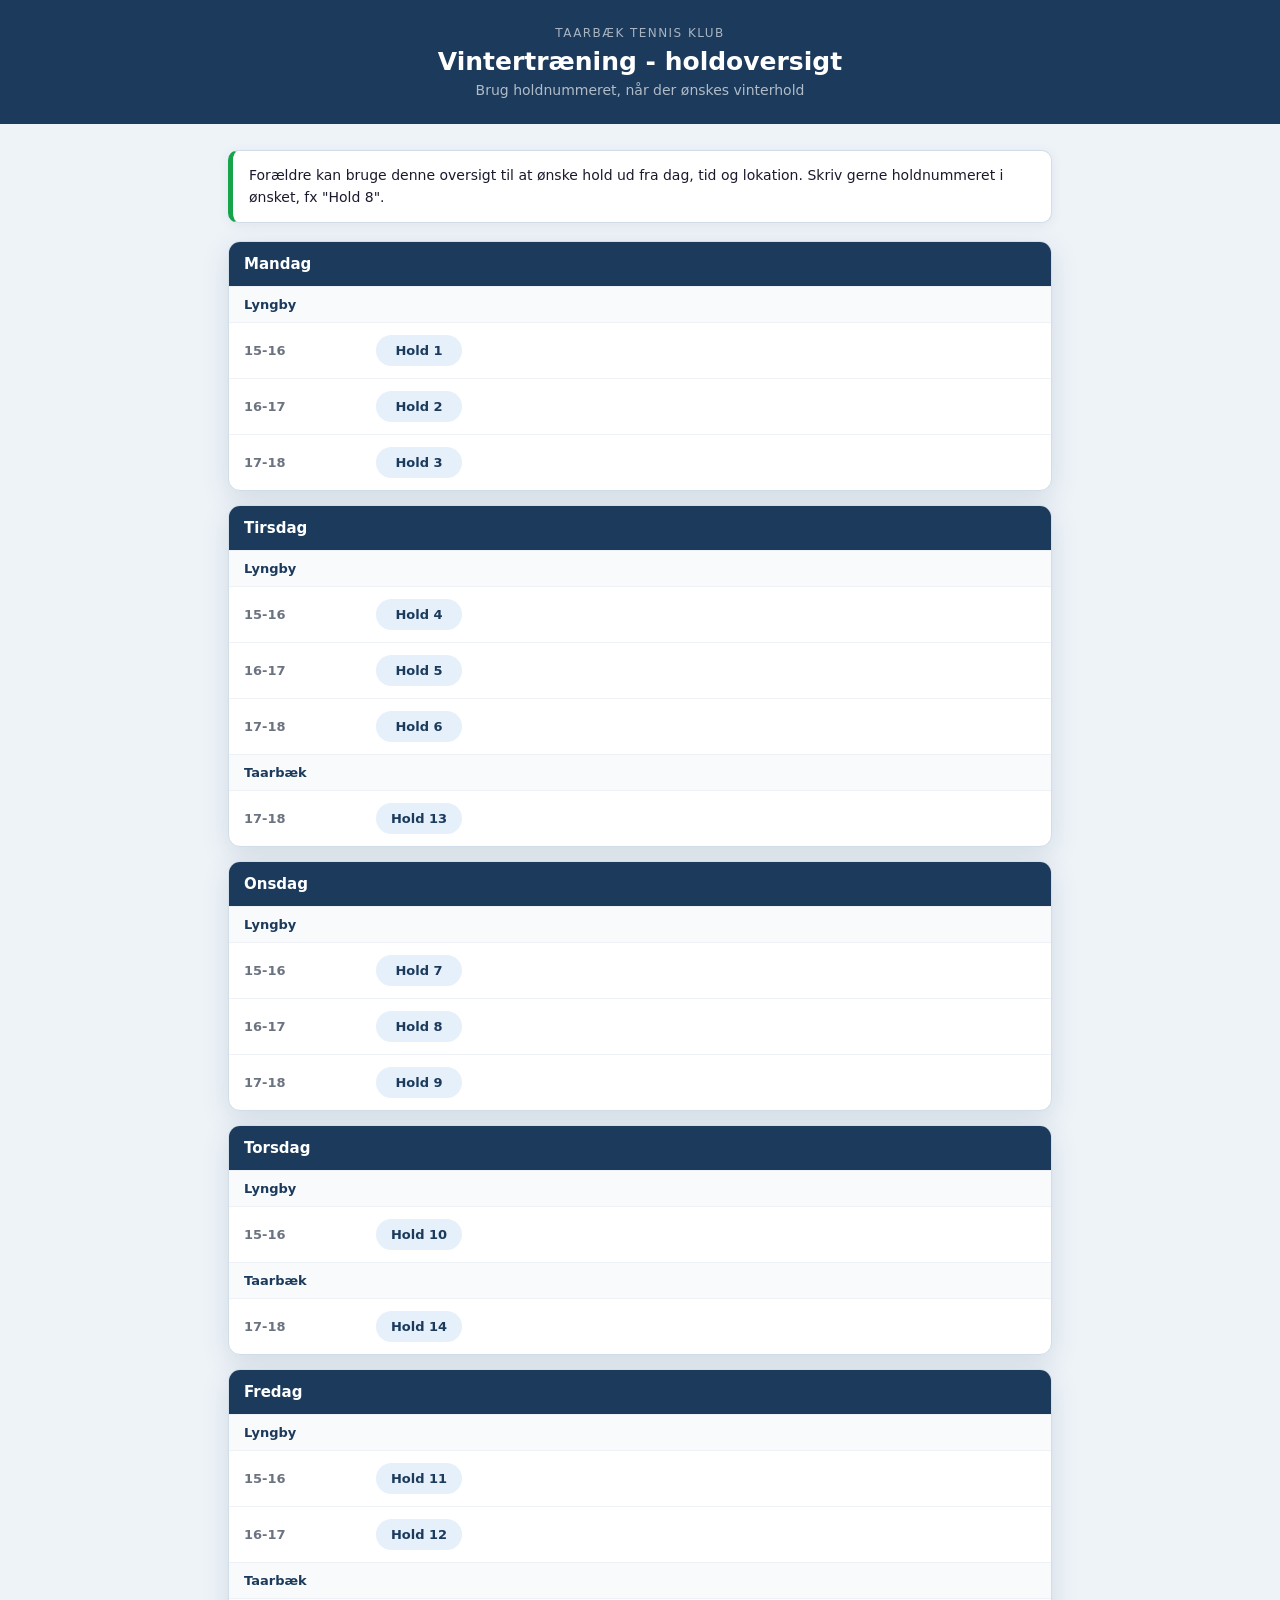
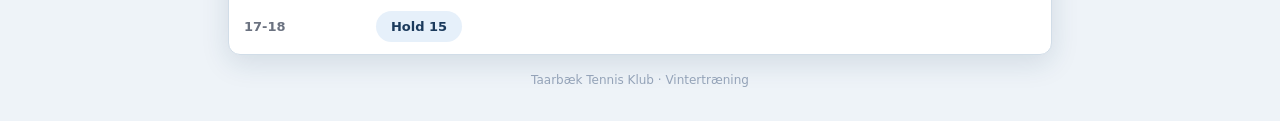
<file: vinter-skema.html>
<!DOCTYPE html>
<html lang="da">
<head>
<meta charset="UTF-8">
<meta name="viewport" content="width=device-width, initial-scale=1.0">
<link rel="icon" href="/favicon.png" type="image/png">
<link rel="apple-touch-icon" href="/apple-touch-icon.png">
<title>TTK Vintertræning - Holdoversigt</title>
<style>
:root{--navy:#1B3A5C;--blue:#2E6DA4;--green:#16a34a;--surface:#eef3f8;--text:#1a1a2e;--muted:#6b7280;--border:#d1dde8;--white:#fff;--shadow:0 8px 28px rgba(27,58,92,.13)}
*{box-sizing:border-box;margin:0;padding:0}
body{font-family:-apple-system,BlinkMacSystemFont,"Segoe UI",system-ui,sans-serif;background:var(--surface);color:var(--text);min-height:100vh}
.top{background:var(--navy);color:#fff;padding:26px 20px;text-align:center}
.club{font-size:12px;text-transform:uppercase;letter-spacing:.12em;color:rgba(255,255,255,.62);margin-bottom:7px}
h1{font-size:25px;font-weight:750;margin-bottom:6px}.sub{font-size:14px;color:rgba(255,255,255,.66)}
.wrap{max-width:860px;margin:0 auto;padding:26px 18px 34px}.note{background:#fff;border:1px solid var(--border);border-left:5px solid var(--green);border-radius:10px;padding:14px 16px;box-shadow:0 2px 12px rgba(27,58,92,.08);font-size:14px;line-height:1.55;color:var(--text);margin-bottom:18px}.grid{display:grid;gap:14px}.day{background:#fff;border:1px solid var(--border);border-radius:12px;box-shadow:var(--shadow);overflow:hidden}.day-head{background:var(--navy);color:#fff;padding:13px 15px;font-size:15px;font-weight:900}.place{border-top:1px solid #eef2f6}.place-head{background:#f8fafc;color:var(--navy);padding:10px 15px;font-size:13px;font-weight:850;border-bottom:1px solid #eef2f6}.row{display:grid;grid-template-columns:120px 1fr;gap:12px;padding:12px 15px;border-bottom:1px solid #eef2f6;align-items:center}.row:last-child{border-bottom:0}.time{font-size:13px;font-weight:850;color:var(--muted)}.hold{display:inline-flex;align-items:center;justify-content:center;width:max-content;min-width:86px;border-radius:999px;background:#e6f0fa;color:var(--navy);padding:8px 13px;font-size:13px;font-weight:900}.footer{font-size:12px;color:#94a3b8;text-align:center;margin-top:18px}
@media(max-width:560px){.row{grid-template-columns:1fr;gap:6px}.hold{width:100%}}
@media print{body{background:#fff}.top{padding:18px}.wrap{padding:16px}.note,.day{box-shadow:none}.footer{display:none}}
</style>
</head>
<body>
<header class="top"><div class="club">Taarbæk Tennis Klub</div><h1>Vintertræning - holdoversigt</h1><div class="sub">Brug holdnummeret, når der ønskes vinterhold</div></header>
<main class="wrap"><div class="note">Forældre kan bruge denne oversigt til at ønske hold ud fra dag, tid og lokation. Skriv gerne holdnummeret i ønsket, fx "Hold 8".</div><section class="grid" aria-label="Vintertræning holdoversigt"><article class="day"><div class="day-head">Mandag</div><div class="place"><div class="place-head">Lyngby</div><div class="row"><div class="time">15-16</div><div class="hold">Hold 1</div></div><div class="row"><div class="time">16-17</div><div class="hold">Hold 2</div></div><div class="row"><div class="time">17-18</div><div class="hold">Hold 3</div></div></div></article><article class="day"><div class="day-head">Tirsdag</div><div class="place"><div class="place-head">Lyngby</div><div class="row"><div class="time">15-16</div><div class="hold">Hold 4</div></div><div class="row"><div class="time">16-17</div><div class="hold">Hold 5</div></div><div class="row"><div class="time">17-18</div><div class="hold">Hold 6</div></div></div><div class="place"><div class="place-head">Taarbæk</div><div class="row"><div class="time">17-18</div><div class="hold">Hold 13</div></div></div></article><article class="day"><div class="day-head">Onsdag</div><div class="place"><div class="place-head">Lyngby</div><div class="row"><div class="time">15-16</div><div class="hold">Hold 7</div></div><div class="row"><div class="time">16-17</div><div class="hold">Hold 8</div></div><div class="row"><div class="time">17-18</div><div class="hold">Hold 9</div></div></div></article><article class="day"><div class="day-head">Torsdag</div><div class="place"><div class="place-head">Lyngby</div><div class="row"><div class="time">15-16</div><div class="hold">Hold 10</div></div></div><div class="place"><div class="place-head">Taarbæk</div><div class="row"><div class="time">17-18</div><div class="hold">Hold 14</div></div></div></article><article class="day"><div class="day-head">Fredag</div><div class="place"><div class="place-head">Lyngby</div><div class="row"><div class="time">15-16</div><div class="hold">Hold 11</div></div><div class="row"><div class="time">16-17</div><div class="hold">Hold 12</div></div></div><div class="place"><div class="place-head">Taarbæk</div><div class="row"><div class="time">17-18</div><div class="hold">Hold 15</div></div></div></article></section><div class="footer">Taarbæk Tennis Klub · Vintertræning</div></main>
</body>
</html>
</file>
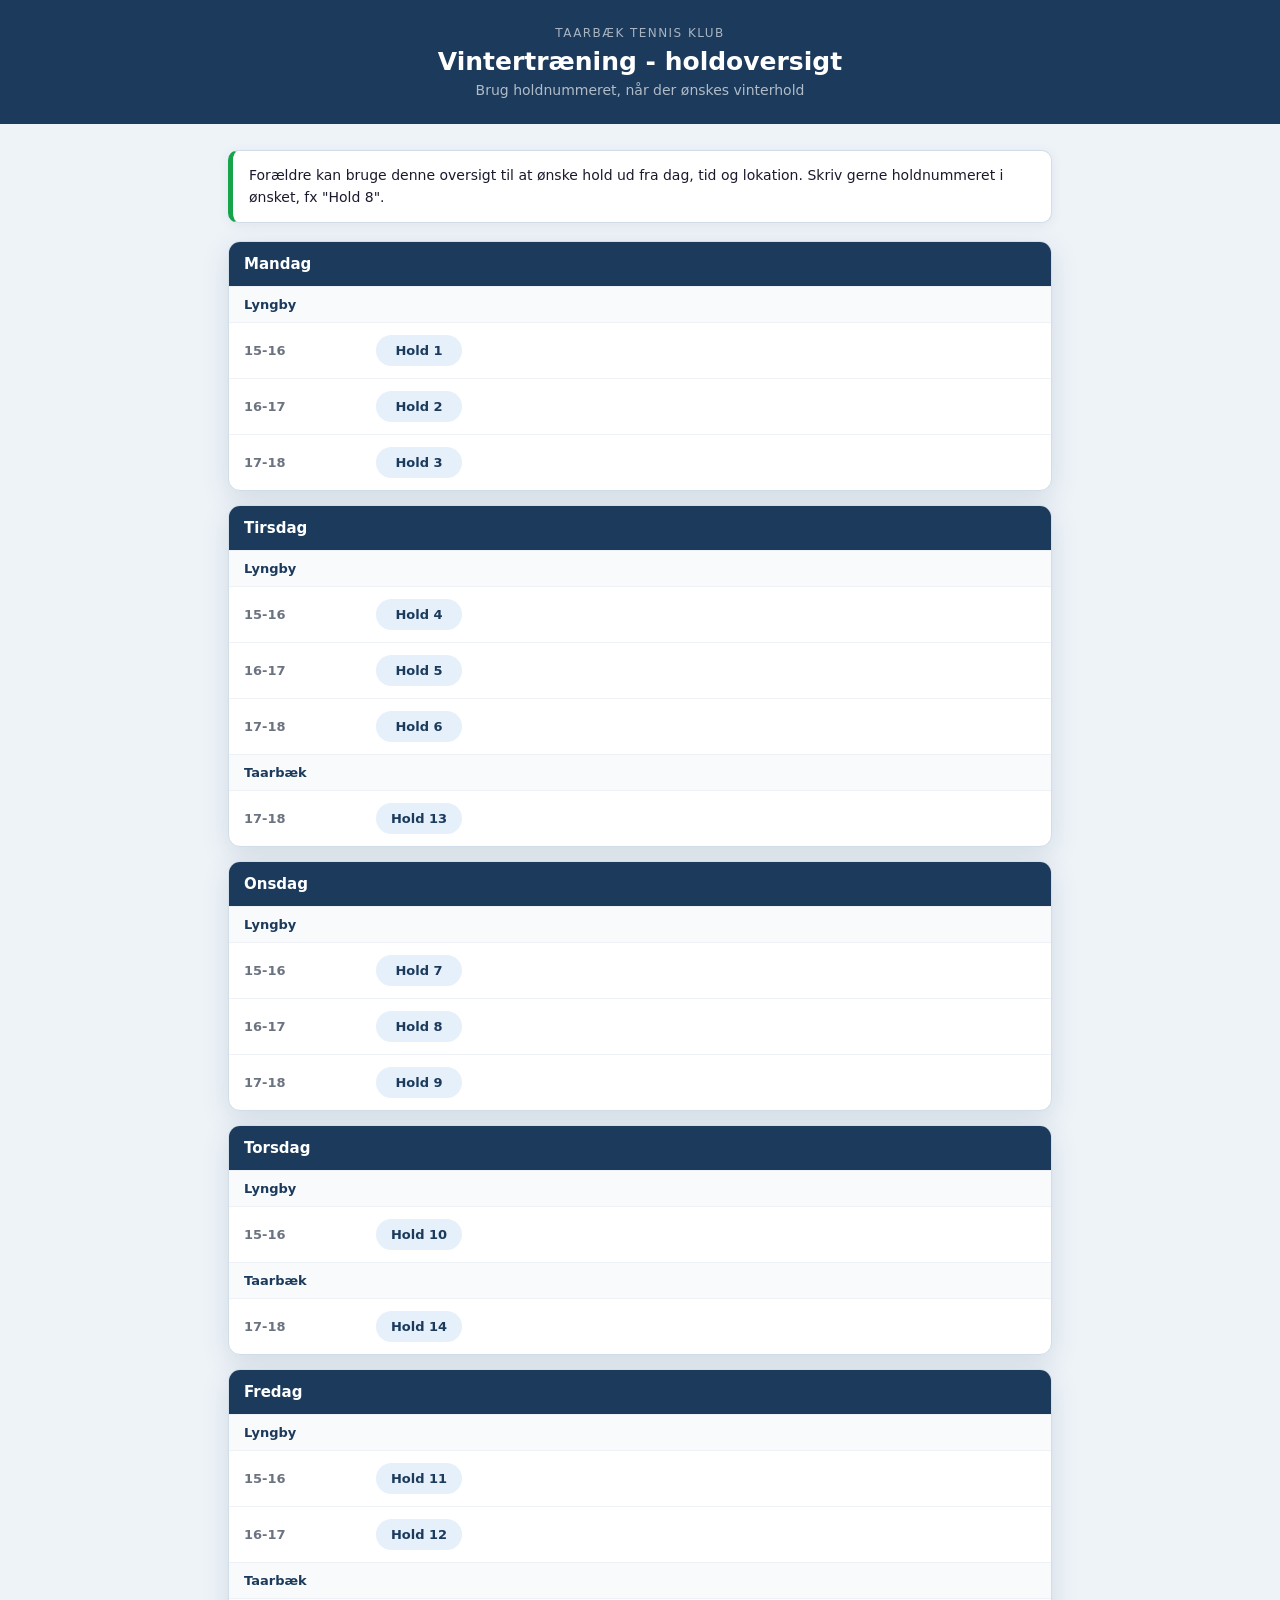
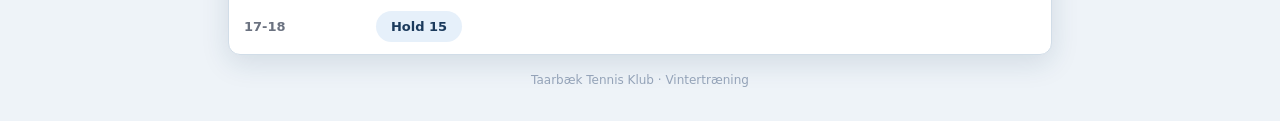
<file: winter-schedule.html>
<!DOCTYPE html>
<html lang="da">
<head>
<meta charset="UTF-8">
<meta name="viewport" content="width=device-width, initial-scale=1.0">
<link rel="icon" href="/favicon.png" type="image/png">
<link rel="apple-touch-icon" href="/apple-touch-icon.png">
<title>TTK Vintertræning - Holdoversigt</title>
<style>
:root{--navy:#1B3A5C;--blue:#2E6DA4;--green:#16a34a;--surface:#eef3f8;--text:#1a1a2e;--muted:#6b7280;--border:#d1dde8;--white:#fff;--shadow:0 8px 28px rgba(27,58,92,.13)}
*{box-sizing:border-box;margin:0;padding:0}
body{font-family:-apple-system,BlinkMacSystemFont,"Segoe UI",system-ui,sans-serif;background:var(--surface);color:var(--text);min-height:100vh}.top{background:var(--navy);color:#fff;padding:26px 20px;text-align:center}.club{font-size:12px;text-transform:uppercase;letter-spacing:.12em;color:rgba(255,255,255,.62);margin-bottom:7px}h1{font-size:25px;font-weight:750;margin-bottom:6px}.sub{font-size:14px;color:rgba(255,255,255,.66)}.wrap{max-width:860px;margin:0 auto;padding:26px 18px 34px}.note{background:#fff;border:1px solid var(--border);border-left:5px solid var(--green);border-radius:10px;padding:14px 16px;box-shadow:0 2px 12px rgba(27,58,92,.08);font-size:14px;line-height:1.55;color:var(--text);margin-bottom:18px}.grid{display:grid;gap:14px}.day{background:#fff;border:1px solid var(--border);border-radius:12px;box-shadow:var(--shadow);overflow:hidden}.day-head{background:var(--navy);color:#fff;padding:13px 15px;font-size:15px;font-weight:900}.place{border-top:1px solid #eef2f6}.place-head{background:#f8fafc;color:var(--navy);padding:10px 15px;font-size:13px;font-weight:850;border-bottom:1px solid #eef2f6}.row{display:grid;grid-template-columns:120px 1fr;gap:12px;padding:12px 15px;border-bottom:1px solid #eef2f6;align-items:center}.row:last-child{border-bottom:0}.time{font-size:13px;font-weight:850;color:var(--muted)}.hold{display:inline-flex;align-items:center;justify-content:center;width:max-content;min-width:86px;border-radius:999px;background:#e6f0fa;color:var(--navy);padding:8px 13px;font-size:13px;font-weight:900}.footer{font-size:12px;color:#94a3b8;text-align:center;margin-top:18px}@media(max-width:560px){.row{grid-template-columns:1fr;gap:6px}.hold{width:100%}}@media print{body{background:#fff}.top{padding:18px}.wrap{padding:16px}.note,.day{box-shadow:none}.footer{display:none}}
</style>
</head>
<body>
<header class="top"><div class="club">Taarbæk Tennis Klub</div><h1>Vintertræning - holdoversigt</h1><div class="sub">Brug holdnummeret, når der ønskes vinterhold</div></header>
<main class="wrap"><div class="note">Forældre kan bruge denne oversigt til at ønske hold ud fra dag, tid og lokation. Skriv gerne holdnummeret i ønsket, fx "Hold 8".</div><section class="grid" aria-label="Vintertræning holdoversigt"><article class="day"><div class="day-head">Mandag</div><div class="place"><div class="place-head">Lyngby</div><div class="row"><div class="time">15-16</div><div class="hold">Hold 1</div></div><div class="row"><div class="time">16-17</div><div class="hold">Hold 2</div></div><div class="row"><div class="time">17-18</div><div class="hold">Hold 3</div></div></div></article><article class="day"><div class="day-head">Tirsdag</div><div class="place"><div class="place-head">Lyngby</div><div class="row"><div class="time">15-16</div><div class="hold">Hold 4</div></div><div class="row"><div class="time">16-17</div><div class="hold">Hold 5</div></div><div class="row"><div class="time">17-18</div><div class="hold">Hold 6</div></div></div><div class="place"><div class="place-head">Taarbæk</div><div class="row"><div class="time">17-18</div><div class="hold">Hold 13</div></div></div></article><article class="day"><div class="day-head">Onsdag</div><div class="place"><div class="place-head">Lyngby</div><div class="row"><div class="time">15-16</div><div class="hold">Hold 7</div></div><div class="row"><div class="time">16-17</div><div class="hold">Hold 8</div></div><div class="row"><div class="time">17-18</div><div class="hold">Hold 9</div></div></div></article><article class="day"><div class="day-head">Torsdag</div><div class="place"><div class="place-head">Lyngby</div><div class="row"><div class="time">15-16</div><div class="hold">Hold 10</div></div></div><div class="place"><div class="place-head">Taarbæk</div><div class="row"><div class="time">17-18</div><div class="hold">Hold 14</div></div></div></article><article class="day"><div class="day-head">Fredag</div><div class="place"><div class="place-head">Lyngby</div><div class="row"><div class="time">15-16</div><div class="hold">Hold 11</div></div><div class="row"><div class="time">16-17</div><div class="hold">Hold 12</div></div></div><div class="place"><div class="place-head">Taarbæk</div><div class="row"><div class="time">17-18</div><div class="hold">Hold 15</div></div></div></article></section><div class="footer">Taarbæk Tennis Klub · Vintertræning</div></main>
</body>
</html>
</file>
